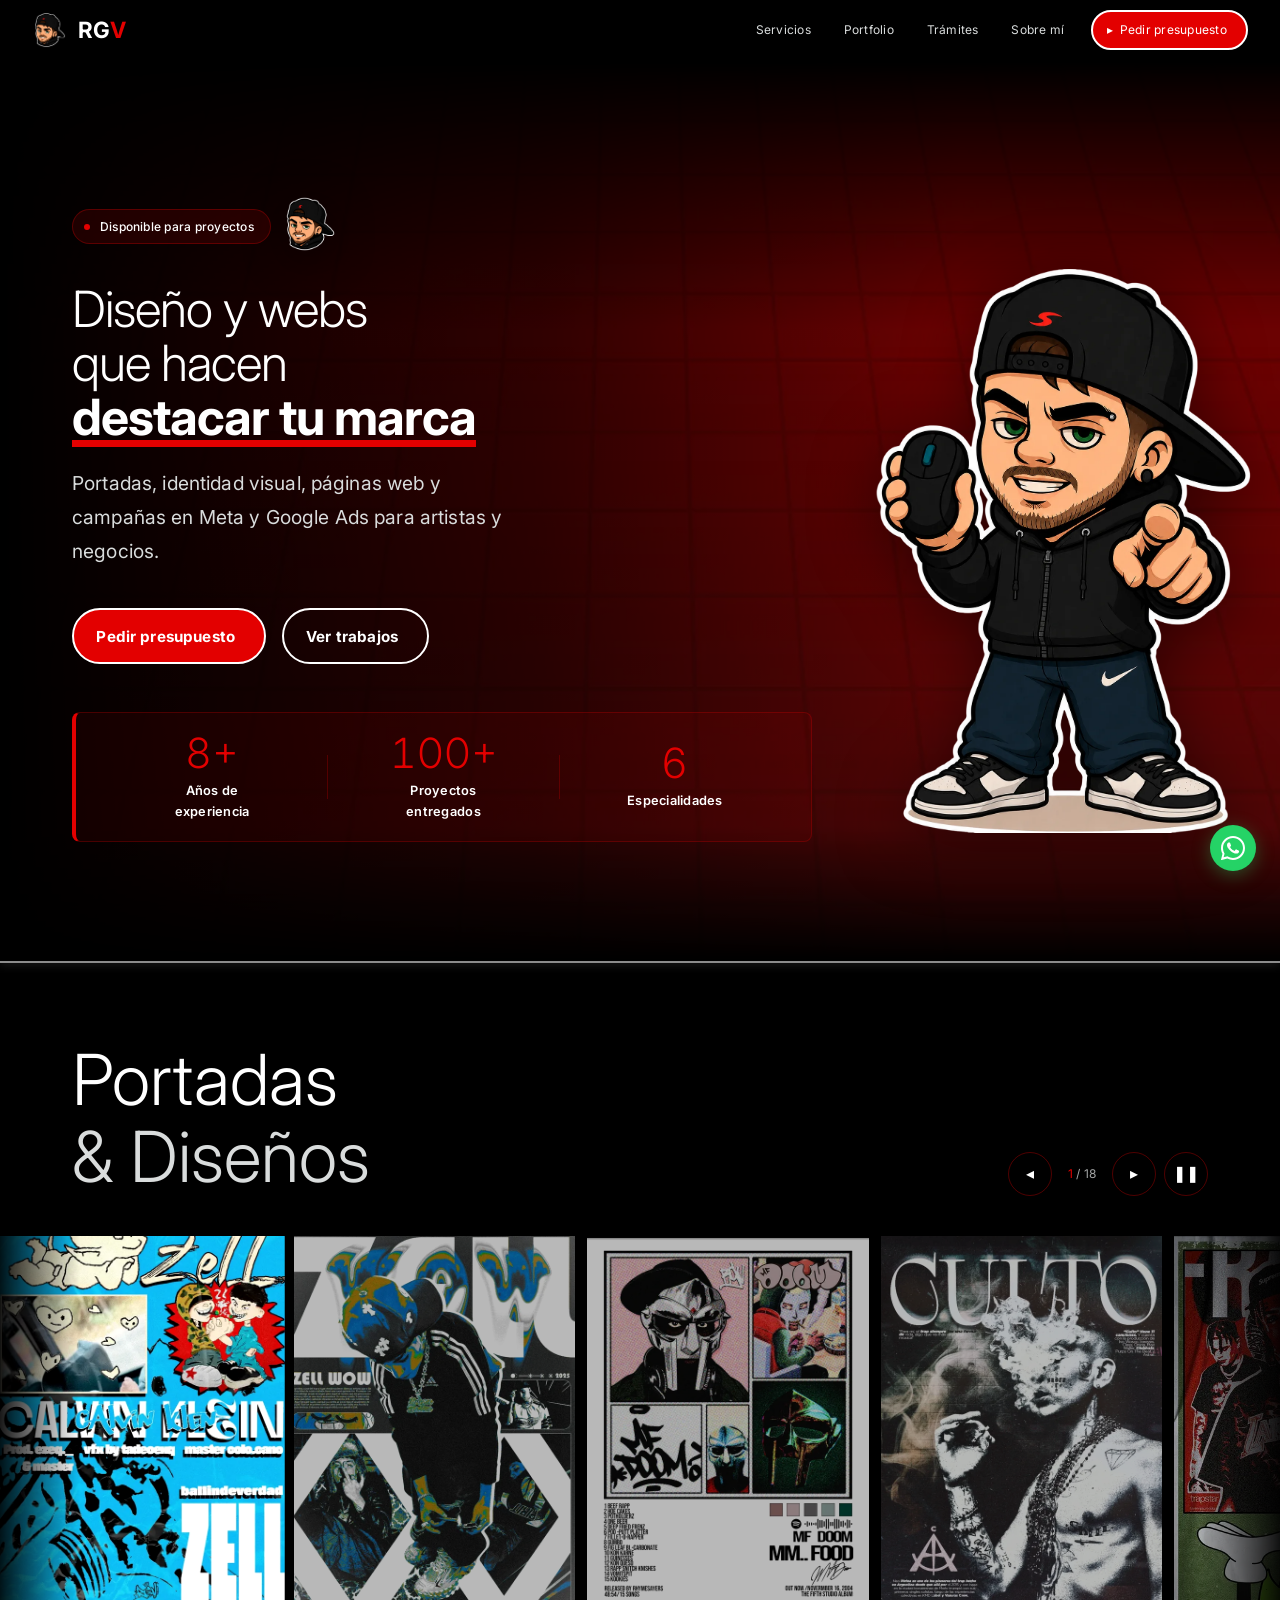
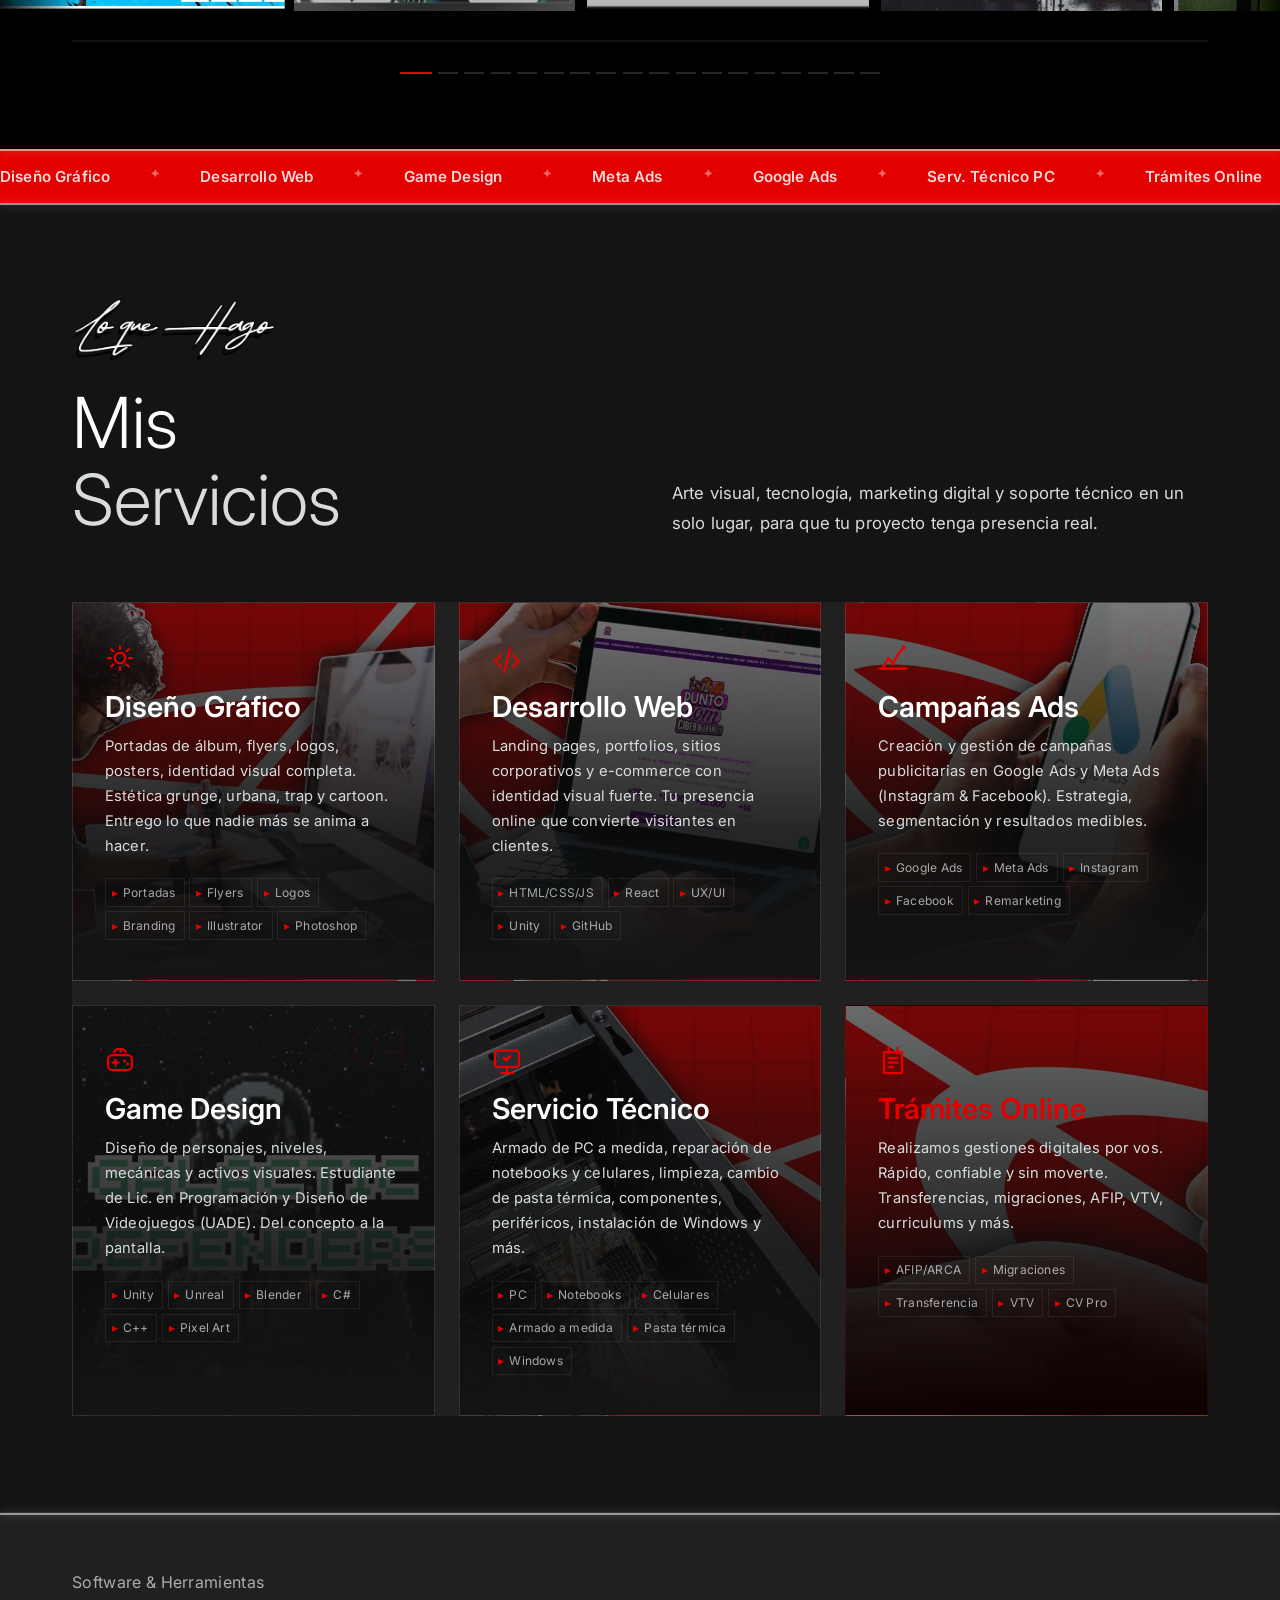
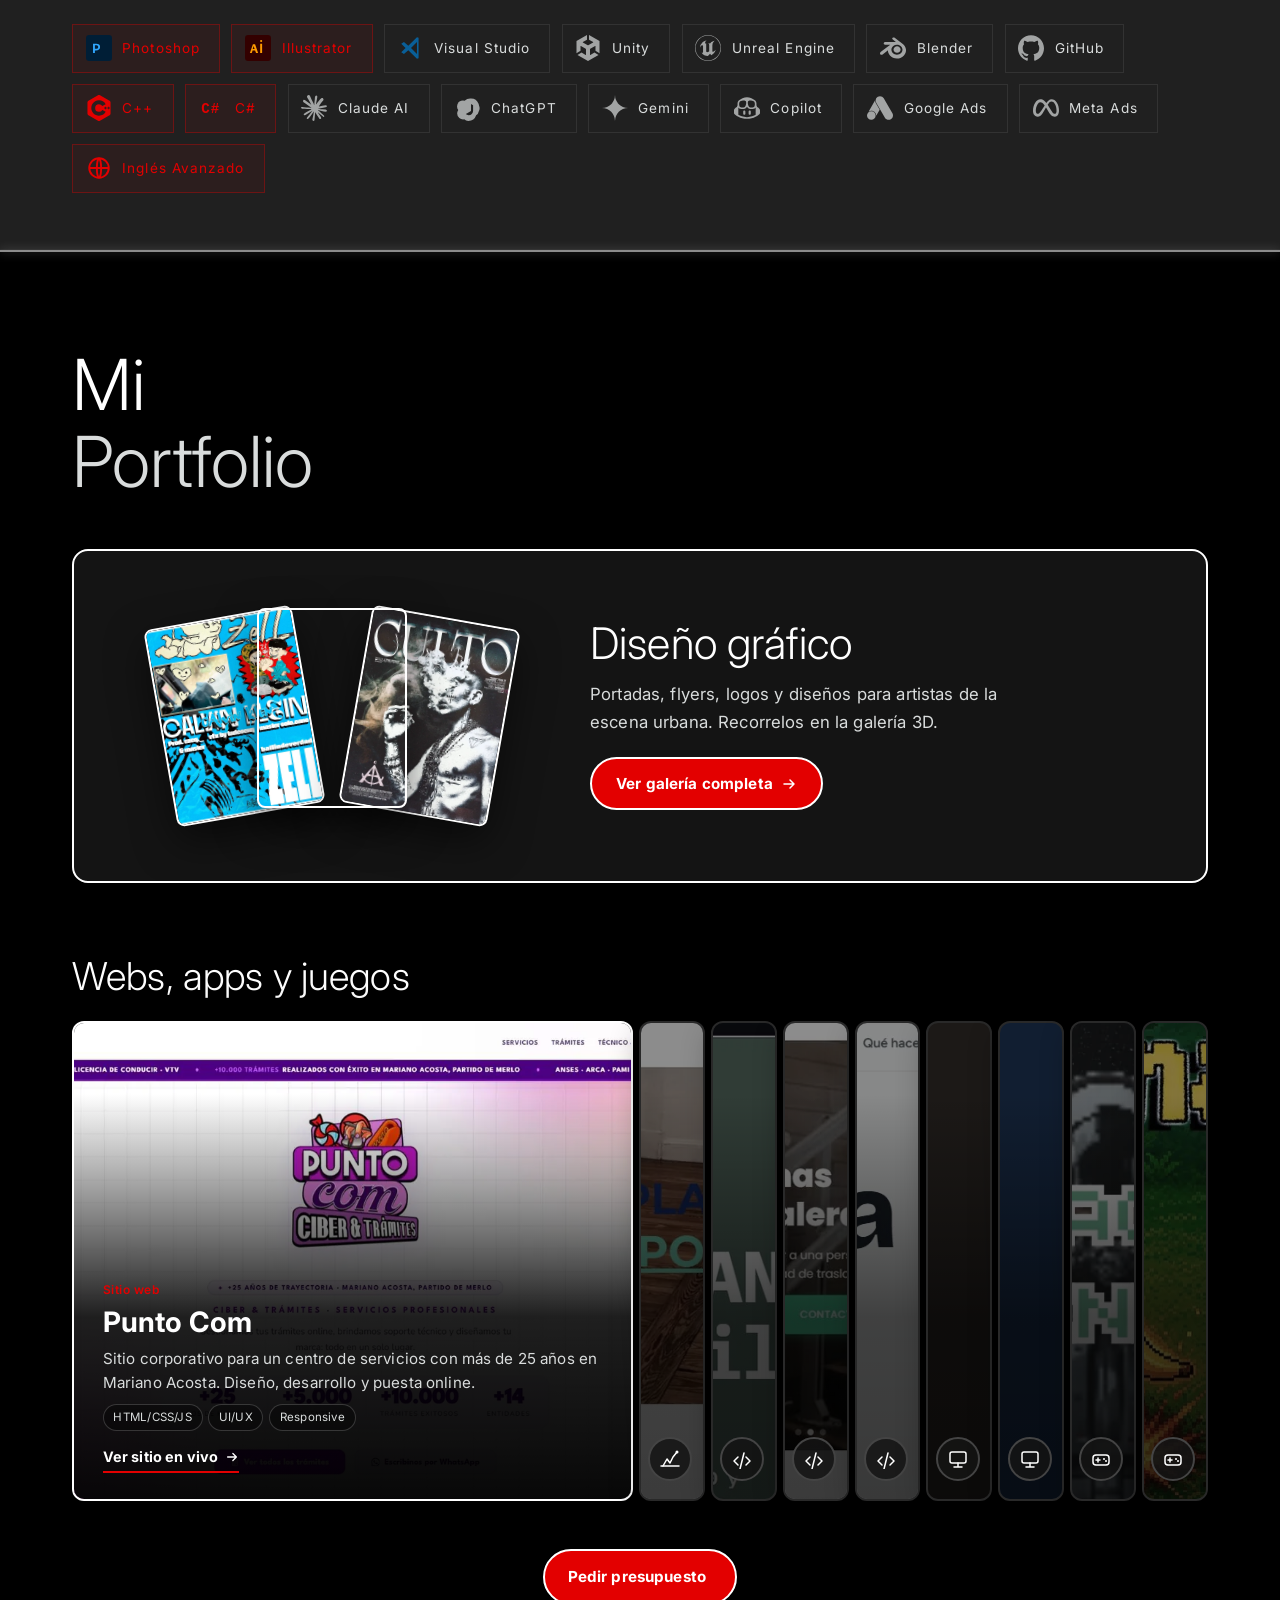
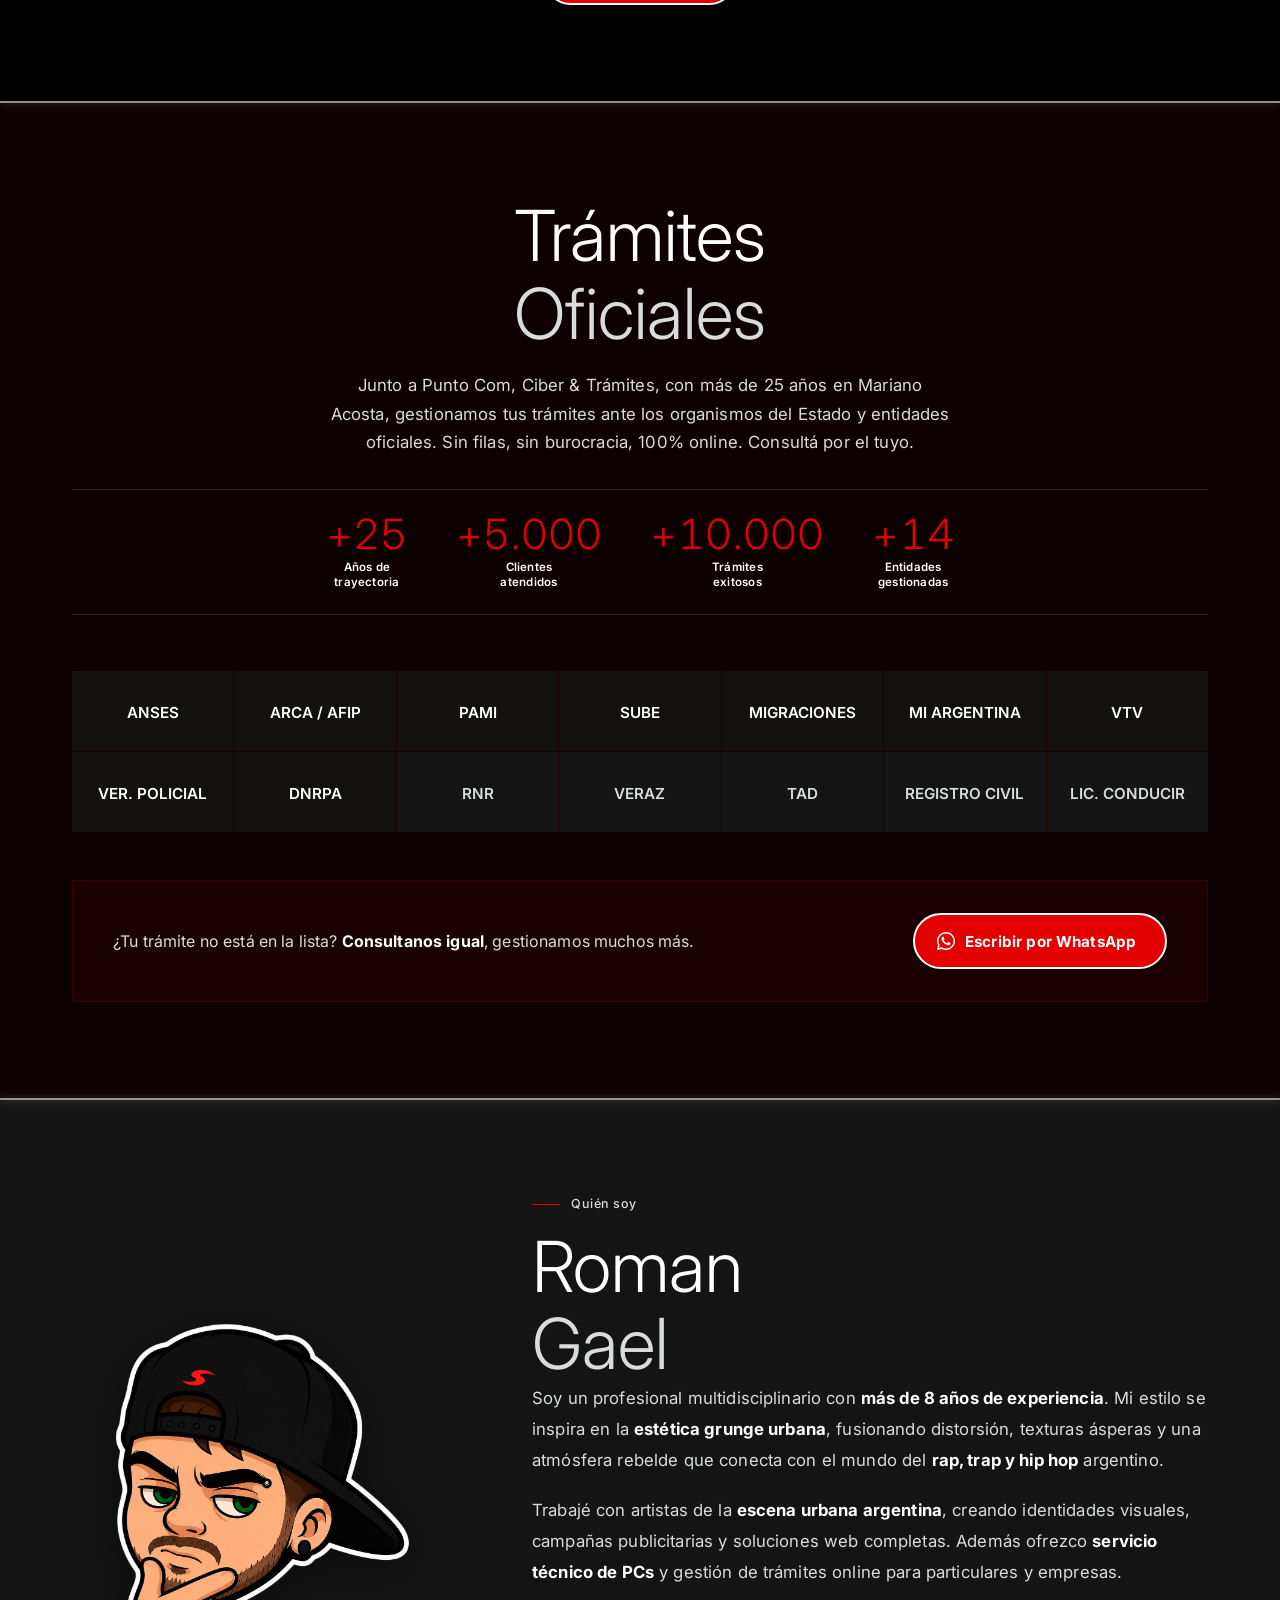
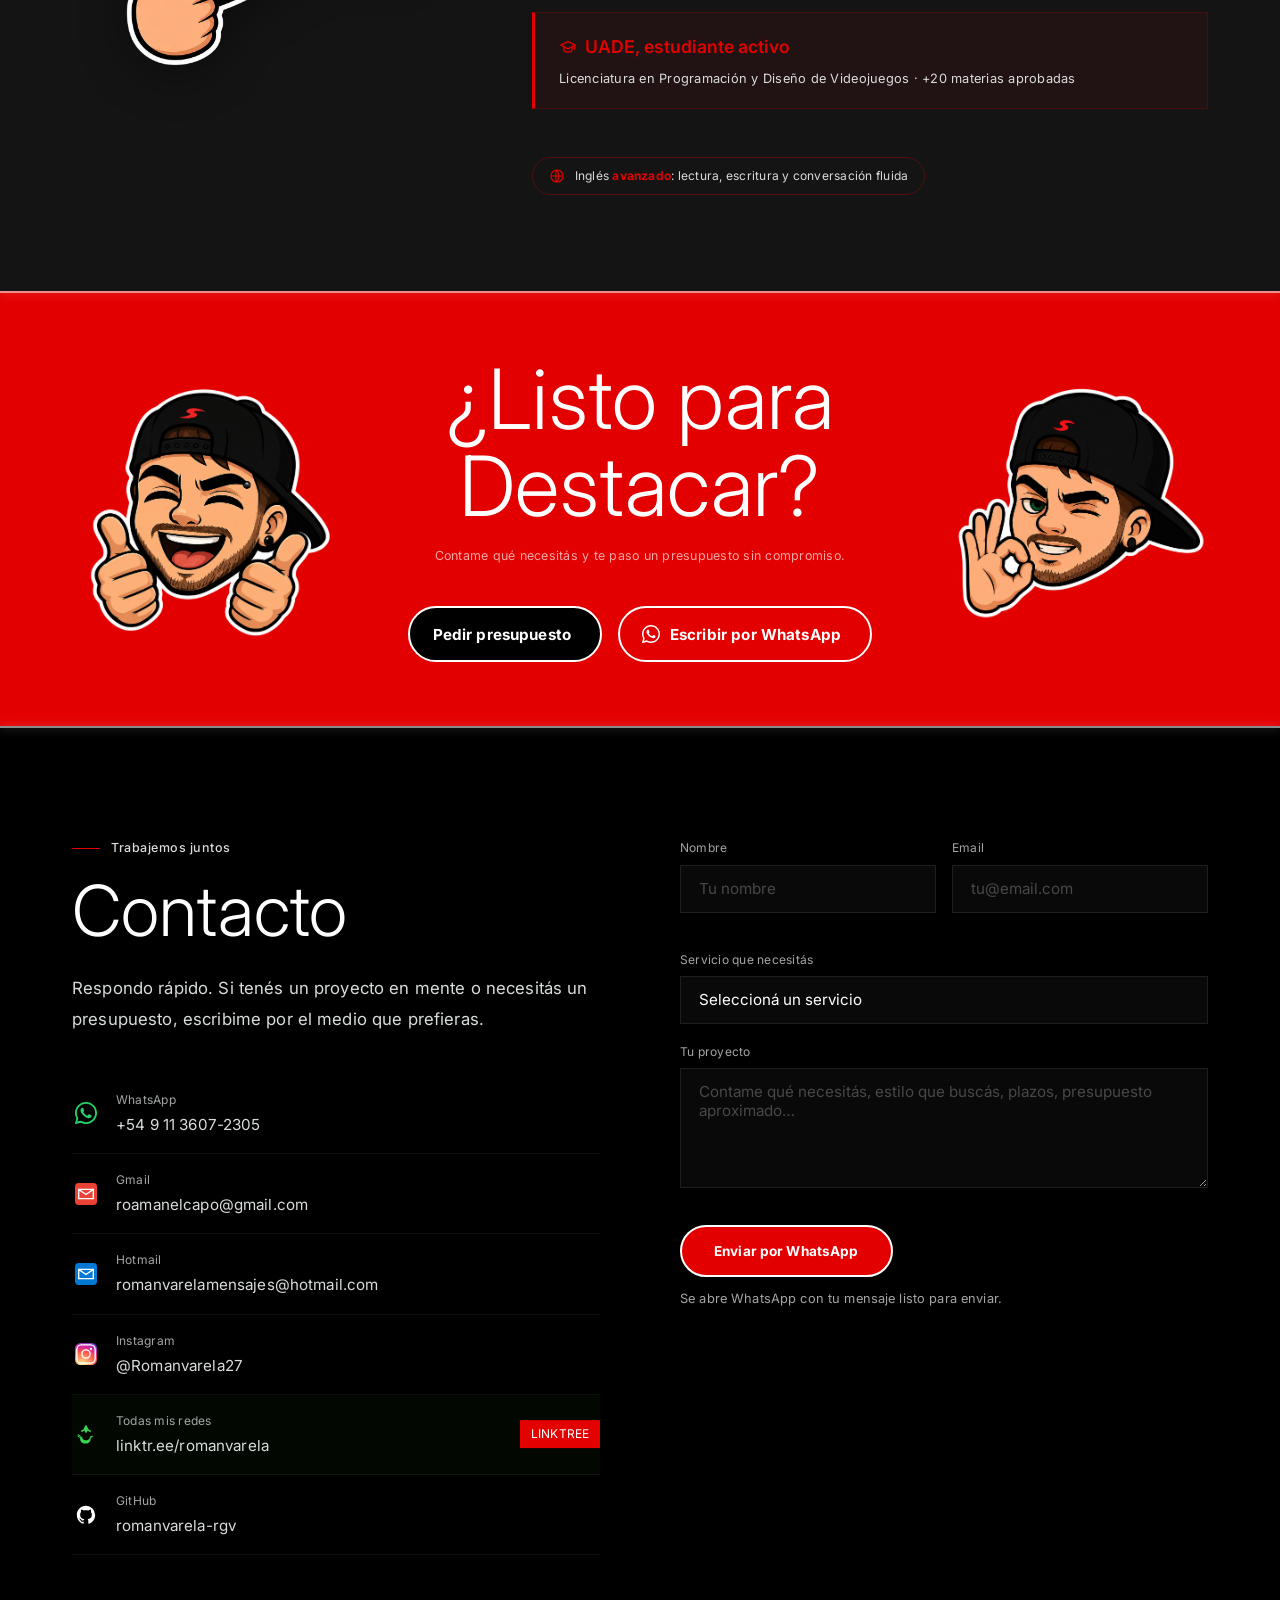
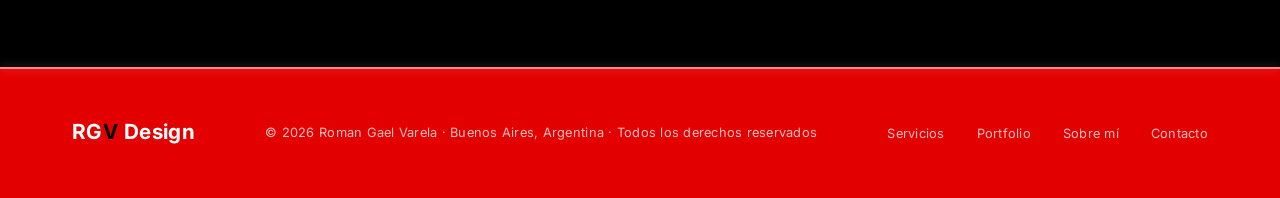
<file: index.html>
<!DOCTYPE html>
<html lang="es">
<head>
  <meta charset="UTF-8"/>
  <meta name="viewport" content="width=device-width, initial-scale=1.0"/>
  <title>Roman Varela (RGV) | Diseño Gráfico, Portadas, Web y Apps</title>
  <meta name="description" content="Diseñador gráfico y de portadas de discos para artistas, desarrollador web y programador de aplicaciones. +8 años de experiencia en Buenos Aires."/>
  <meta name="robots" content="index, follow, max-image-preview:large"/>
  <link rel="canonical" href="https://romangaelvarela.online/"/>
  <meta property="og:type" content="website">
  <meta property="og:locale" content="es_AR">
  <meta property="og:site_name" content="RGV | Roman Varela">
  <meta property="og:title" content="Roman Varela (RGV) | Diseño Gráfico, Portadas, Web y Apps">
  <meta property="og:description" content="Diseñador gráfico y de portadas de discos para artistas, desarrollador web y programador de aplicaciones. +8 años de experiencia en Buenos Aires.">
  <meta property="og:image" content="https://romangaelvarela.online/images/og-image.jpg">
  <meta property="og:image:width" content="1200">
  <meta property="og:image:height" content="630">
  <meta property="og:url" content="https://romangaelvarela.online/">
  <meta name="twitter:card" content="summary_large_image">
  <meta name="twitter:title" content="Roman Varela (RGV) | Diseño, Portadas, Web y Apps">
  <meta name="twitter:description" content="Diseñador gráfico y de portadas de discos para artistas, desarrollador web y programador de aplicaciones.">
  <meta name="twitter:image" content="https://romangaelvarela.online/images/og-image.jpg">
  <meta name="theme-color" content="#000000">
  <link rel="icon" type="image/png" href="favicon.png">
  <link rel="apple-touch-icon" href="favicon.png">
  <link rel="preconnect" href="https://fonts.googleapis.com">
  <link rel="preconnect" href="https://fonts.gstatic.com" crossorigin>
  <link href="https://fonts.googleapis.com/css2?family=Inter:ital,wght@0,300;0,400;0,500;0,600;0,700;0,800;1,400&display=swap" rel="stylesheet">
  <link rel="stylesheet" href="css/style.css?v=20260927c">
  <script type="application/ld+json">
  {
    "@context": "https://schema.org",
    "@graph": [
      {
        "@type": "Person",
        "@id": "https://romangaelvarela.online/#person",
        "name": "Roman Gael Varela",
        "alternateName": "RGV",
        "url": "https://romangaelvarela.online/",
        "image": "https://romangaelvarela.online/images/og-image.jpg",
        "jobTitle": "Diseñador Gráfico y Desarrollador Web",
        "description": "Diseñador gráfico y de portadas de discos para artistas, desarrollador web y programador de aplicaciones. +8 años de experiencia en Buenos Aires.",
        "email": "mailto:roamanelcapo@gmail.com",
        "address": {
          "@type": "PostalAddress",
          "addressLocality": "Buenos Aires",
          "addressCountry": "AR"
        },
        "knowsAbout": [
          "Diseño gráfico",
          "Diseño de portadas de discos",
          "Diseño de páginas web",
          "Desarrollo web",
          "Programación de aplicaciones",
          "Game design",
          "Unity",
          "Meta Ads",
          "Google Ads"
        ],
        "alumniOf": {
          "@type": "CollegeOrUniversity",
          "name": "UADE, Universidad Argentina de la Empresa"
        },
        "sameAs": [
          "https://github.com/romanvarela-rgv",
          "https://instagram.com/Romanvarela27",
          "https://linktr.ee/romanvarela",
          "https://romangaelv.itch.io/galactic-defenders"
        ]
      },
      {
        "@type": "WebSite",
        "@id": "https://romangaelvarela.online/#website",
        "url": "https://romangaelvarela.online/",
        "name": "RGV | Roman Gael Varela",
        "description": "Portfolio de diseño gráfico, portadas de discos, desarrollo web y programación de aplicaciones.",
        "inLanguage": "es-AR",
        "publisher": { "@id": "https://romangaelvarela.online/#person" }
      },
      {
        "@type": "ProfessionalService",
        "@id": "https://romangaelvarela.online/#service",
        "name": "RGV | Roman Gael Varela",
        "url": "https://romangaelvarela.online/",
        "image": "https://romangaelvarela.online/images/og-image.jpg",
        "priceRange": "$$",
        "areaServed": {
          "@type": "City",
          "name": "Buenos Aires"
        },
        "address": {
          "@type": "PostalAddress",
          "addressLocality": "Buenos Aires",
          "addressCountry": "AR"
        },
        "makesOffer": [
          { "@type": "Offer", "itemOffered": { "@type": "Service", "name": "Diseño gráfico y portadas de discos" } },
          { "@type": "Offer", "itemOffered": { "@type": "Service", "name": "Diseño y desarrollo de páginas web" } },
          { "@type": "Offer", "itemOffered": { "@type": "Service", "name": "Programación de aplicaciones" } },
          { "@type": "Offer", "itemOffered": { "@type": "Service", "name": "Game design" } }
        ]
      }
    ]
  }
  </script>
</head>
<body>

<a href="#main" class="skip-link">Saltar al contenido</a>

<!-- ══════════════════════ HEADER ══════════════════════ -->
<header id="site-header" role="banner">
  <div class="hdr-nav">
    <a href="#main" class="hdr-logo" aria-label="RGV, Roman Gael Varela: ir al inicio">
      <img src="images/ROMANAVATARSONRIENDO.webp" alt="" class="hdr-logo-img" width="1058" height="1156">
      <span class="hdr-logo-text">RG<em>V</em></span>
    </a>
    <nav class="hdr-links" aria-label="Navegación principal">
      <a href="#services" class="hdr-link">Servicios</a>
      <a href="#portfolio" class="hdr-link">Portfolio</a>
      <a href="#tramites" class="hdr-link">Trámites</a>
      <a href="#about" class="hdr-link">Sobre mí</a>
      <a href="#contact" class="hdr-cta" data-track="cta_presupuesto_nav">Pedir presupuesto</a>
    </nav>
    <button class="hdr-burger" id="hdrBurger" aria-label="Abrir menú" aria-expanded="false" aria-controls="hdrDrawer">
      <svg class="menu-svg" id="menuSvg" viewBox="0 0 32 32" aria-hidden="true">
        <path class="menu-path-top"
          d="M27 10 13 10C10.8 10 9 8.2 9 6 9 3.5 10.8 2 13 2 15.2 2 17 3.8 17 6L17 26C17 28.2 18.8 30 21 30 23.2 30 25 28.2 25 26 25 23.8 23.2 22 21 22L7 22"/>
        <path d="M7 16 27 16"/>
      </svg>
    </button>
  </div>

  <div class="hdr-drawer" id="hdrDrawer" role="dialog" aria-label="Menú móvil" aria-modal="true">
    <div class="hdr-drawer-inner">
      <nav class="hdr-drawer-links" aria-label="Menú móvil">
        <a href="#services" class="hdr-drawer-link">Servicios</a>
        <a href="#portfolio" class="hdr-drawer-link">Portfolio</a>
        <a href="#tramites" class="hdr-drawer-link">Trámites</a>
        <a href="#about" class="hdr-drawer-link">Sobre mí</a>
        <a href="https://github.com/romanvarela-rgv" target="_blank" rel="noopener" class="hdr-drawer-link">GitHub</a>
        <a href="https://linktr.ee/romanvarela" target="_blank" rel="noopener" class="hdr-drawer-link">Todas mis redes</a>
      </nav>
      <a href="#contact" class="hdr-drawer-cta" id="hdrDrawerCta" data-track="cta_presupuesto_drawer">Pedir presupuesto</a>
    </div>
  </div>
</header>

<!-- ══════════════════════ HERO ══════════════════════ -->
<main id="main" tabindex="-1">
<section id="hero">
  <div class="hero-bg"></div>
  <div class="hero-grid-wrap" aria-hidden="true">
    <div class="hero-grid-floor"></div>
  </div>

  <div class="hero-content">
    <div class="hero-top-row">
      <div class="hero-badge">
        <div class="hero-badge-dot" aria-hidden="true"></div>
        Disponible para proyectos
      </div>
      <div class="hero-avatar-logo" id="winkAvatar" aria-hidden="true">
        <div class="avatar-img-wrap">
          <img src="images/ROMANAVATARSONRIENDO.webp"
               alt=""
               class="avatar-main-img"
               id="avatarImg"
               width="1058"
               height="1156">
          <svg class="wink-overlay" id="winkSvg" viewBox="0 0 100 100" preserveAspectRatio="none"
               xmlns="http://www.w3.org/2000/svg" aria-hidden="true">
            <ellipse class="wink-eye" cx="50" cy="50" rx="42" ry="40" fill="#f0b484"/>
            <path class="wink-line" d="M12 50 Q50 32 88 50" stroke="#2a1a0a" stroke-width="6" fill="none" stroke-linecap="round"/>
          </svg>
        </div>
      </div>
    </div>

    <h1 class="hero-title">Diseño y webs que hacen <span class="hero-title-accent">destacar tu marca</span></h1>

    <p class="hero-desc">
      Portadas, identidad visual, páginas web y campañas en Meta y Google Ads para artistas y negocios.
    </p>

    <div class="hero-btns">
      <a href="#contact" class="btn-primary" data-track="cta_presupuesto_hero">Pedir presupuesto</a>
      <a href="#portfolio" class="btn-ghost">Ver trabajos</a>
    </div>

    <div class="hero-stats">
      <div class="stat">
        <span class="num" data-count="8" data-suffix="+">8+</span>
        <span class="lbl">Años de<br>experiencia</span>
      </div>
      <div class="stat-divider"></div>
      <div class="stat">
        <span class="num" data-count="100" data-suffix="+">100+</span>
        <span class="lbl">Proyectos<br>entregados</span>
      </div>
      <div class="stat-divider"></div>
      <div class="stat">
        <span class="num" data-count="6" data-suffix="">6</span>
        <span class="lbl">Especialidades</span>
      </div>
    </div>
  </div>

  <div class="hero-avatar">
    <img src="images/ROMANAVATAR2SENALANDO.webp" alt="Ilustración de Roman Gael Varela señalando" id="heroAvatarRight" fetchpriority="high" class="hero-avatar-senalando" width="1015" height="1529">
  </div>
</section>

<!-- ══════════════════════ CARRUSEL ══════════════════════ -->
<section id="carrusel">
  <div class="car-header">
    <div>
      <h2 class="sec-title rv d1">Portadas<br><span class="outline">& Diseños</span></h2>
    </div>
    <div class="car-arrows">
      <button class="car-arrow prev" id="carPrev" aria-label="Anterior">◂</button>
      <span class="car-counter"><em id="carCur">1</em> / <span id="carTotal">18</span></span>
      <button class="car-arrow next" id="carNext" aria-label="Siguiente">▸</button>
      <button class="car-arrow" id="carPause" aria-label="Pausar autoplay" aria-pressed="false">❚❚</button>
    </div>
  </div>

  <div class="car-viewport">
    <div class="car-track" id="carTrack">
      <!-- ── NUEVOS DISEÑOS (primeros) ── -->
      <div class="car-card">
        <img src="images/thumbs/cover-zell-calvin-klein.webp" data-full="images/cover-zell-calvin-klein.webp" alt="Portada de disco: Zell, Calvin Klein" width="1080" height="1350" loading="lazy">
        <div class="car-card-ov"><span class="car-card-label">Zell</span><span class="car-card-sub">Calvin Klein · Portada</span></div>
      </div>
      <div class="car-card">
        <img src="images/thumbs/cover-zell-wow.webp" data-full="images/cover-zell-wow.webp" alt="Portada editorial: Zell, Wow" width="1080" height="1350" loading="lazy">
        <div class="car-card-ov"><span class="car-card-label">Zell Wow</span><span class="car-card-sub">Editorial · 2025</span></div>
      </div>
      <div class="car-card landscape">
        <img src="images/thumbs/cover-mf-doom.webp" data-full="images/cover-mf-doom.webp" alt="Poster de álbum: MF DOOM, MM..Food" width="1080" height="1350" loading="lazy">
        <div class="car-card-ov"><span class="car-card-label">MF DOOM</span><span class="car-card-sub">MM..Food · Poster</span></div>
      </div>
      <div class="car-card">
        <img src="images/thumbs/cover-neo-pistea-culto.webp" data-full="images/cover-neo-pistea-culto.webp" alt="Portada de disco: Neo Pistea, Culto" width="1080" height="1350" loading="lazy">
        <div class="car-card-ov"><span class="car-card-label">Neo Pistea</span><span class="car-card-sub">Culto · Portada</span></div>
      </div>
      <div class="car-card">
        <img src="images/thumbs/cover-roman-5.webp" data-full="images/cover-roman-5.webp" alt="Portada de disco: Neo Pistea, Pistea Trap" width="900" height="1600" loading="lazy">
        <div class="car-card-ov"><span class="car-card-label">Neo Pistea</span><span class="car-card-sub">Pistea Trap · Portada</span></div>
      </div>
      <div class="car-card">
        <img src="images/thumbs/cover-roman-8.webp" data-full="images/cover-roman-8.webp" alt="Portada de disco: Duko, Zecca y CRO, Tuki" width="900" height="1600" loading="lazy">
        <div class="car-card-ov"><span class="car-card-label">Duko / Zecca / CRO</span><span class="car-card-sub">Tuki · Portada</span></div>
      </div>
      <div class="car-card">
        <img src="images/thumbs/cover-roman-7.webp" data-full="images/cover-roman-7.webp" alt="Diseño editorial: Lucho SSJ" width="900" height="1600" loading="lazy">
        <div class="car-card-ov"><span class="car-card-label">Lucho SSJ</span><span class="car-card-sub">Editorial · Diseño</span></div>
      </div>
      <div class="car-card">
        <img src="images/thumbs/cover-roman-nnn.webp" data-full="images/cover-roman-nnn.webp" alt="Portada de disco: Franky Style, My Life is Chili" width="900" height="1600" loading="lazy">
        <div class="car-card-ov"><span class="car-card-label">Franky Style</span><span class="car-card-sub">My Life is Chili · Portada</span></div>
      </div>
      <div class="car-card">
        <img src="images/thumbs/cover-roman-radio.webp" data-full="images/cover-roman-radio.webp" alt="Portada de disco: Radio Club Hits, YBY Crew" width="900" height="1600" loading="lazy">
        <div class="car-card-ov"><span class="car-card-label">Radio Club Hits</span><span class="car-card-sub">YBY Crew · Portada</span></div>
      </div>
      <!-- ── DISEÑOS EXISTENTES ── -->
      <div class="car-card">
        <img src="images/thumbs/cover-little-boogie.webp" data-full="images/cover-little-boogie.webp" alt="Portada de disco: Little Boogie, El Doctor" width="900" height="1600" loading="lazy">
        <div class="car-card-ov"><span class="car-card-label">Little Boogie</span><span class="car-card-sub">El Doctor · Portada</span></div>
      </div>
      <div class="car-card landscape">
        <img src="images/thumbs/cover-keooo.webp" data-full="images/cover-keooo.webp" alt="Portada de disco: Kidd Keo, BandoBoyz" width="1080" height="1350" loading="lazy">
        <div class="car-card-ov"><span class="car-card-label">Kidd Keo</span><span class="car-card-sub">BandoBoyz · Portada</span></div>
      </div>
      <div class="car-card">
        <img src="images/thumbs/cover-bariloko.webp" data-full="images/cover-bariloko.webp" alt="Flyer de evento: Bariloko, Vengan a Vernos" width="900" height="1600" loading="lazy">
        <div class="car-card-ov"><span class="car-card-label">Bariloko</span><span class="car-card-sub">Vengan a Vernos · Flyer</span></div>
      </div>
      <div class="car-card">
        <img src="images/thumbs/cover-cerounno.webp" data-full="images/cover-cerounno.webp" alt="Portada de disco (collage): Cero Unno" width="900" height="1600" loading="lazy">
        <div class="car-card-ov"><span class="car-card-label">Cero Unno</span><span class="car-card-sub">Portada · Collage</span></div>
      </div>
      <div class="car-card landscape">
        <img src="images/thumbs/cover-cluster.webp" data-full="images/cover-cluster.webp" alt="Portada de disco: Cluster, Con Tilde" width="1080" height="1350" loading="lazy">
        <div class="car-card-ov"><span class="car-card-label">Cluster</span><span class="car-card-sub">Con Tilde · Portada</span></div>
      </div>
      <div class="car-card">
        <img src="images/thumbs/cover-asd2.webp" data-full="images/cover-asd2.webp" alt="Portada de disco: Trappín, Diesel Collab" width="900" height="1600" loading="lazy">
        <div class="car-card-ov"><span class="car-card-label">Trappín</span><span class="car-card-sub">Diesel Collab · Portada</span></div>
      </div>
      <div class="car-card">
        <img src="images/thumbs/cover-asd.webp" data-full="images/cover-asd.webp" alt="Portada de disco: Trappín, Stussy x Ruleta" width="900" height="1600" loading="lazy">
        <div class="car-card-ov"><span class="car-card-label">Trappín</span><span class="car-card-sub">Stussy x Ruleta · Portada</span></div>
      </div>
      <div class="car-card landscape">
        <img src="images/thumbs/cover-milgmg.webp" data-full="images/cover-milgmg.webp" alt="Portada de disco: 1000 MG, KHEA / Youngflex" width="1080" height="1350" loading="lazy">
        <div class="car-card-ov"><span class="car-card-label">1000 MG</span><span class="car-card-sub">KHEA / Youngflex · Portada</span></div>
      </div>
      <div class="car-card landscape">
        <img src="images/thumbs/cover-cv.webp" data-full="images/cover-cv.webp" alt="Diseño de CV digital: Escalated" width="1280" height="1600" loading="lazy">
        <div class="car-card-ov"><span class="car-card-label">CV Digital</span><span class="car-card-sub">Escalated · Inglés</span></div>
      </div>
    </div>
  </div>

  <div class="car-progress"><div class="car-progress-fill" id="carFill"></div></div>
  <div class="car-dots" id="carDots" aria-label="Elegir portada"></div>
</section>

<!-- STRIP -->
<div class="strip">
  <div class="strip-inner">
    <span>Diseño Gráfico</span><span class="dot">✦</span>
    <span>Desarrollo Web</span><span class="dot">✦</span>
    <span>Game Design</span><span class="dot">✦</span>
    <span>Meta Ads</span><span class="dot">✦</span>
    <span>Google Ads</span><span class="dot">✦</span>
    <span>Serv. Técnico PC</span><span class="dot">✦</span>
    <span>Trámites Online</span><span class="dot">✦</span>
    <span>UADE: Lic. en Programación y Diseño de Videojuegos</span><span class="dot">✦</span>
    <span>Diseño Gráfico</span><span class="dot">✦</span>
    <span>Desarrollo Web</span><span class="dot">✦</span>
    <span>Game Design</span><span class="dot">✦</span>
    <span>Meta Ads</span><span class="dot">✦</span>
    <span>Google Ads</span><span class="dot">✦</span>
    <span>Serv. Técnico PC</span><span class="dot">✦</span>
    <span>Trámites Online</span><span class="dot">✦</span>
    <span>UADE: Lic. en Programación y Diseño de Videojuegos</span><span class="dot">✦</span>
  </div>
</div>

<!-- ══════════════════════ SERVICES ══════════════════════ -->
<section id="services" class="sec">
  <div class="svc-header">
    <div>
      <p class="sec-label sec-label-signature rv"><img src="images/lo-que-hago.webp" alt="Lo que hago" class="sec-label-img" width="926" height="283"></p>
      <h2 class="sec-title rv d1">Mis<br><span class="outline">Servicios</span></h2>
    </div>
    <p class="svc-intro rv d2">Arte visual, tecnología, marketing digital y soporte técnico en un solo lugar, para que tu proyecto tenga presencia real.</p>
  </div>
  <div class="svc-grid">
    <div class="svc-card svc-photo rv" style="--svc-img:url('/images/svc-bg-diseno_grafico.webp')"><span class="svc-num">01</span><span class="svc-icon"><svg aria-hidden="true" viewBox="0 0 20 20" fill="none" xmlns="http://www.w3.org/2000/svg"><circle cx="10" cy="10" r="3.5" stroke="currentColor" stroke-width="1.5"/><path d="M10 2v2M10 16v2M2 10h2M16 10h2M4.22 4.22l1.42 1.42M14.36 14.36l1.42 1.42M4.22 15.78l1.42-1.42M14.36 5.64l1.42-1.42" stroke="currentColor" stroke-width="1.5" stroke-linecap="round"/></svg></span><h3 class="svc-name">Diseño Gráfico</h3><p class="svc-desc">Portadas de álbum, flyers, logos, posters, identidad visual completa. Estética grunge, urbana, trap y cartoon. Entrego lo que nadie más se anima a hacer.</p><div class="svc-tags"><span class="svc-tag">Portadas</span><span class="svc-tag">Flyers</span><span class="svc-tag">Logos</span><span class="svc-tag">Branding</span><span class="svc-tag">Illustrator</span><span class="svc-tag">Photoshop</span></div></div>
    <div class="svc-card svc-photo rv d1" style="--svc-img:url('/images/svc-bg-desarrollo_web.webp')"><span class="svc-num">02</span><span class="svc-icon"><svg aria-hidden="true" viewBox="0 0 20 20" fill="none" xmlns="http://www.w3.org/2000/svg"><polyline points="6,8 2,12 6,16" stroke="currentColor" stroke-width="1.5" stroke-linecap="round" stroke-linejoin="round"/><polyline points="14,8 18,12 14,16" stroke="currentColor" stroke-width="1.5" stroke-linecap="round" stroke-linejoin="round"/><line x1="12" y1="4" x2="8" y2="20" stroke="currentColor" stroke-width="1.5" stroke-linecap="round"/></svg></span><h3 class="svc-name">Desarrollo Web</h3><p class="svc-desc">Landing pages, portfolios, sitios corporativos y e-commerce con identidad visual fuerte. Tu presencia online que convierte visitantes en clientes.</p><div class="svc-tags"><span class="svc-tag">HTML/CSS/JS</span><span class="svc-tag">React</span><span class="svc-tag">UX/UI</span><span class="svc-tag">Unity</span><span class="svc-tag">GitHub</span></div></div>
    <div class="svc-card svc-photo rv d2" style="--svc-img:url('/images/svc-bg-campanas_ads.webp')"><span class="svc-num">03</span><span class="svc-icon"><svg aria-hidden="true" viewBox="0 0 20 20" fill="none" xmlns="http://www.w3.org/2000/svg"><path d="M3 17 L7 10 L10 14 L13 8 L17 3" stroke="currentColor" stroke-width="1.5" stroke-linecap="round" stroke-linejoin="round"/><circle cx="17" cy="3" r="1.5" fill="currentColor"/><path d="M1 17h18" stroke="currentColor" stroke-width="1.5" stroke-linecap="round"/></svg></span><h3 class="svc-name">Campañas Ads</h3><p class="svc-desc">Creación y gestión de campañas publicitarias en Google Ads y Meta Ads (Instagram & Facebook). Estrategia, segmentación y resultados medibles.</p><div class="svc-tags"><span class="svc-tag">Google Ads</span><span class="svc-tag">Meta Ads</span><span class="svc-tag">Instagram</span><span class="svc-tag">Facebook</span><span class="svc-tag">Remarketing</span></div></div>
    <div class="svc-card svc-photo rv d1" style="--svc-img:url('/images/svc-bg-game_design.webp')"><span class="svc-num">04</span><span class="svc-icon"><svg aria-hidden="true" viewBox="0 0 20 20" fill="none" xmlns="http://www.w3.org/2000/svg"><rect x="2" y="6" width="16" height="10" rx="3" stroke="currentColor" stroke-width="1.5"/><line x1="7" y1="9" x2="7" y2="13" stroke="currentColor" stroke-width="1.5" stroke-linecap="round"/><line x1="5" y1="11" x2="9" y2="11" stroke="currentColor" stroke-width="1.5" stroke-linecap="round"/><circle cx="13" cy="10" r="1" fill="currentColor"/><circle cx="15" cy="12" r="1" fill="currentColor"/><path d="M6 4l2-2h4l2 2" stroke="currentColor" stroke-width="1.5" stroke-linecap="round" stroke-linejoin="round"/></svg></span><h3 class="svc-name">Game Design</h3><p class="svc-desc">Diseño de personajes, niveles, mecánicas y activos visuales. Estudiante de Lic. en Programación y Diseño de Videojuegos (UADE). Del concepto a la pantalla.</p><div class="svc-tags"><span class="svc-tag">Unity</span><span class="svc-tag">Unreal</span><span class="svc-tag">Blender</span><span class="svc-tag">C#</span><span class="svc-tag">C++</span><span class="svc-tag">Pixel Art</span></div></div>
    <div class="svc-card svc-photo rv d2" style="--svc-img:url('/images/svc-bg-servicio_tecnico.webp')"><span class="svc-num">05</span><span class="svc-icon"><svg aria-hidden="true" viewBox="0 0 20 20" fill="none" xmlns="http://www.w3.org/2000/svg"><rect x="2" y="3" width="16" height="11" rx="2" stroke="currentColor" stroke-width="1.5"/><path d="M6 18h8M10 14v4" stroke="currentColor" stroke-width="1.5" stroke-linecap="round"/><path d="M8 8l1.5 1.5L12 7" stroke="currentColor" stroke-width="1.8" stroke-linecap="round" stroke-linejoin="round"/></svg></span><h3 class="svc-name">Servicio Técnico</h3><p class="svc-desc">Armado de PC a medida, reparación de notebooks y celulares, limpieza, cambio de pasta térmica, componentes, periféricos, instalación de Windows y más.</p><div class="svc-tags"><span class="svc-tag">PC</span><span class="svc-tag">Notebooks</span><span class="svc-tag">Celulares</span><span class="svc-tag">Armado a medida</span><span class="svc-tag">Pasta térmica</span><span class="svc-tag">Windows</span></div></div>
    <div class="svc-card svc-photo special rv d3" style="--svc-img:url('/images/svc-bg-tramites_gestiones.webp')"><span class="svc-num">06</span><span class="svc-icon"><svg aria-hidden="true" viewBox="0 0 20 20" fill="none" xmlns="http://www.w3.org/2000/svg"><path d="M4 4h12v14H4z" stroke="currentColor" stroke-width="1.5" stroke-linejoin="round"/><line x1="7" y1="8" x2="13" y2="8" stroke="currentColor" stroke-width="1.5" stroke-linecap="round"/><line x1="7" y1="11" x2="13" y2="11" stroke="currentColor" stroke-width="1.5" stroke-linecap="round"/><line x1="7" y1="14" x2="10" y2="14" stroke="currentColor" stroke-width="1.5" stroke-linecap="round"/><path d="M13 1v4" stroke="currentColor" stroke-width="1.5" stroke-linecap="round"/><path d="M7 1v4" stroke="currentColor" stroke-width="1.5" stroke-linecap="round"/></svg></span><h3 class="svc-name">Trámites Online</h3><p class="svc-desc">Realizamos gestiones digitales por vos. Rápido, confiable y sin moverte. Transferencias, migraciones, AFIP, VTV, curriculums y más.</p><div class="svc-tags"><span class="svc-tag">AFIP/ARCA</span><span class="svc-tag">Migraciones</span><span class="svc-tag">Transferencia</span><span class="svc-tag">VTV</span><span class="svc-tag">CV Pro</span></div></div>
  </div>
</section>

<!-- SKILLS BAND -->
<div class="skills-band">
  <p class="skills-band-title">Software & Herramientas</p>
  <div class="skill-pills">
    <span class="sk-pill highlight"><svg aria-hidden="true" viewBox="0 0 24 24" fill="none"><rect width="24" height="24" rx="3" fill="#001E36"/><path d="M6.5 16.5V8h2.8c2.5 0 3.7 1.1 3.7 3 0 2.1-1.5 3.2-3.9 3.2H8.2v2.3H6.5zm1.7-3.7h.9c1.4 0 2.2-.6 2.2-1.8 0-1.1-.7-1.6-2.1-1.6h-1v3.4z" fill="#31A8FF"/></svg><span>Photoshop</span></span>
    <span class="sk-pill highlight"><svg aria-hidden="true" viewBox="0 0 24 24" fill="none"><rect width="24" height="24" rx="3" fill="#330000"/><path d="M9.3 14.3H7L6.3 16.5H4.5l2.8-8h2l2.8 8h-1.9l-.9-2.2zm-.4-1.3L8 10.2l-.9 2.8h1.8zM14 8h1.8v8.5H14V8zm.9-1.5a1 1 0 110-2 1 1 0 010 2z" fill="#FF9A00"/></svg><span>Illustrator</span></span>
    <span class="sk-pill"><svg aria-hidden="true" viewBox="0 0 24 24"><path d="M17.5 2L9.5 10l-4-3.5L3 8l4 4-4 4 2.5 1.5 4-3.5 8 8 1.5-.5V2.5L17.5 2zm0 4.5v11l-5.5-5.5 5.5-5.5z" fill="#007ACC"/></svg><span>Visual Studio</span></span>
    <span class="sk-pill"><svg viewBox="0 0 24 24" fill="currentColor" aria-hidden="true"><path d="m12.9288 4.2939 3.7997 2.1929c.1366.077.1415.2905 0 .3675l-4.515 2.6076a.4192.4192 0 0 1-.4246 0L7.274 6.8543c-.139-.0745-.1415-.293 0-.3675l3.7972-2.193V0L1.3758 5.5977V16.793l3.7177-2.1456v-4.3858c-.0025-.1565.1813-.2682.318-.1838l4.5148 2.6076a.4252.4252 0 0 1 .2136.3676v5.2127c.0025.1565-.1813.2682-.3179.1838l-3.7996-2.1929-3.7178 2.1457L12 24l9.6954-5.5977-3.7178-2.1457-3.7996 2.1929c-.1341.082-.3229-.0248-.3179-.1838V13.053c0-.1565.087-.2956.2136-.3676l4.5149-2.6076c.134-.082.3228.0224.3179.1838v4.3858l3.7177 2.1456V5.5977L12.9288 0Z"/></svg><span>Unity</span></span>
    <span class="sk-pill"><svg viewBox="0 0 24 24" fill="currentColor" aria-hidden="true"><path d="M12 0a12 12 0 1012 12A12 12 0 0012 0zm0 23.52A11.52 11.52 0 1123.52 12 11.52 11.52 0 0112 23.52zm7.13-9.791c-.206.997-1.126 3.557-4.06 4.942l-1.179-1.325-1.988 2a7.338 7.338 0 01-5.804-2.978 2.859 2.859 0 00.65.123c.326.006.678-.114.678-.66v-5.394a.89.89 0 00-1.116-.89c-.92.212-1.656 2.509-1.656 2.509a7.304 7.304 0 012.528-5.597 7.408 7.408 0 013.73-1.721c-1.006.573-1.57 1.507-1.57 2.29 0 1.262.76 1.109.984.923v7.28a1.157 1.157 0 00.148.256 1.075 1.075 0 00.88.445c.76 0 1.747-.868 1.747-.868V9.172c0-.6-.452-1.324-.905-1.572 0 0 .838-.149 1.484.346a5.537 5.537 0 01.387-.425c1.508-1.48 2.929-1.902 4.112-2.112 0 0-2.151 1.69-2.151 3.96 0 1.687.043 5.801.043 5.801.799.771 1.986-.342 3.059-1.441Z"/></svg><span>Unreal Engine</span></span>
    <span class="sk-pill"><svg viewBox="0 0 24 24" fill="currentColor" aria-hidden="true"><path d="M12.51 13.214c.046-.8.438-1.506 1.03-2.006a3.424 3.424 0 0 1 2.212-.79c.85 0 1.631.3 2.211.79.592.5.983 1.206 1.028 2.005.045.823-.285 1.586-.865 2.153a3.389 3.389 0 0 1-2.374.938 3.393 3.393 0 0 1-2.376-.938c-.58-.567-.91-1.33-.865-2.152M7.35 14.831c.006.314.106.922.256 1.398a7.372 7.372 0 0 0 1.593 2.757 8.227 8.227 0 0 0 2.787 2.001 8.947 8.947 0 0 0 3.66.76 8.964 8.964 0 0 0 3.657-.772 8.285 8.285 0 0 0 2.785-2.01 7.428 7.428 0 0 0 1.592-2.762 6.964 6.964 0 0 0 .25-3.074 7.123 7.123 0 0 0-1.016-2.779 7.764 7.764 0 0 0-1.852-2.043h.002L13.566 2.55l-.02-.015c-.492-.378-1.319-.376-1.86.002-.547.382-.609 1.015-.123 1.415l-.001.001 3.126 2.543-9.53.01h-.013c-.788.001-1.545.518-1.695 1.172-.154.665.38 1.217 1.2 1.22V8.9l4.83-.01-8.62 6.617-.034.025c-.813.622-1.075 1.658-.563 2.313.52.667 1.625.668 2.447.004L7.414 14s-.069.52-.063.831zm12.09 1.741c-.97.988-2.326 1.548-3.795 1.55-1.47.004-2.827-.552-3.797-1.538a4.51 4.51 0 0 1-1.036-1.622 4.282 4.282 0 0 1 .282-3.519 4.702 4.702 0 0 1 1.153-1.371c.942-.768 2.141-1.183 3.396-1.185 1.256-.002 2.455.41 3.398 1.175.48.391.87.854 1.152 1.367a4.28 4.28 0 0 1 .522 1.706 4.236 4.236 0 0 1-.239 1.811 4.54 4.54 0 0 1-1.035 1.626"/></svg><span>Blender</span></span>
    <span class="sk-pill"><svg viewBox="0 0 24 24" fill="currentColor" aria-hidden="true"><path d="M12 .297c-6.63 0-12 5.373-12 12 0 5.303 3.438 9.8 8.205 11.385.6.113.82-.258.82-.577 0-.285-.01-1.04-.015-2.04-3.338.724-4.042-1.61-4.042-1.61C4.422 18.07 3.633 17.7 3.633 17.7c-1.087-.744.084-.729.084-.729 1.205.084 1.838 1.236 1.838 1.236 1.07 1.835 2.809 1.305 3.495.998.108-.776.417-1.305.76-1.605-2.665-.3-5.466-1.332-5.466-5.93 0-1.31.465-2.38 1.235-3.22-.135-.303-.54-1.523.105-3.176 0 0 1.005-.322 3.3 1.23.96-.267 1.98-.399 3-.405 1.02.006 2.04.138 3 .405 2.28-1.552 3.285-1.23 3.285-1.23.645 1.653.24 2.873.12 3.176.765.84 1.23 1.91 1.23 3.22 0 4.61-2.805 5.625-5.475 5.92.42.36.81 1.096.81 2.22 0 1.606-.015 2.896-.015 3.286 0 .315.21.69.825.57C20.565 22.092 24 17.592 24 12.297c0-6.627-5.373-12-12-12"/></svg><span>GitHub</span></span>
    <span class="sk-pill highlight"><svg viewBox="0 0 24 24" fill="currentColor" aria-hidden="true"><path d="M22.394 6c-.167-.29-.398-.543-.652-.69L12.926.22c-.509-.294-1.34-.294-1.848 0L2.26 5.31c-.508.293-.923 1.013-.923 1.6v10.18c0 .294.104.62.271.91.167.29.398.543.652.69l8.816 5.09c.508.293 1.34.293 1.848 0l8.816-5.09c.254-.147.485-.4.652-.69.167-.29.27-.616.27-.91V6.91c.003-.294-.1-.62-.268-.91zM12 19.11c-3.92 0-7.109-3.19-7.109-7.11 0-3.92 3.19-7.11 7.11-7.11a7.133 7.133 0 016.156 3.553l-3.076 1.78a3.567 3.567 0 00-3.08-1.78A3.56 3.56 0 008.444 12 3.56 3.56 0 0012 15.555a3.57 3.57 0 003.08-1.778l3.078 1.78A7.135 7.135 0 0112 19.11zm7.11-6.715h-.79v.79h-.79v-.79h-.79v-.79h.79v-.79h.79v.79h.79zm2.962 0h-.79v.79h-.79v-.79h-.79v-.79h.79v-.79h.79v.79h.79z"/></svg><span>C++</span></span>
    <span class="sk-pill highlight"><svg aria-hidden="true" viewBox="0 0 24 24" fill="currentColor"><text x="2" y="17" font-size="13" font-weight="bold" font-family="monospace">C#</text></svg><span>C#</span></span>
    <span class="sk-pill"><svg viewBox="0 0 24 24" fill="currentColor" aria-hidden="true"><path d="m4.7144 15.9555 4.7174-2.6471.079-.2307-.079-.1275h-.2307l-.7893-.0486-2.6956-.0729-2.3375-.0971-2.2646-.1214-.5707-.1215-.5343-.7042.0546-.3522.4797-.3218.686.0608 1.5179.1032 2.2767.1578 1.6514.0972 2.4468.255h.3886l.0546-.1579-.1336-.0971-.1032-.0972L6.973 9.8356l-2.55-1.6879-1.3356-.9714-.7225-.4918-.3643-.4614-.1578-1.0078.6557-.7225.8803.0607.2246.0607.8925.686 1.9064 1.4754 2.4893 1.8336.3643.3035.1457-.1032.0182-.0728-.164-.2733-1.3539-2.4467-1.445-2.4893-.6435-1.032-.17-.6194c-.0607-.255-.1032-.4674-.1032-.7285L6.287.1335 6.6997 0l.9957.1336.419.3642.6192 1.4147 1.0018 2.2282 1.5543 3.0296.4553.8985.2429.8318.091.255h.1579v-.1457l.1275-1.706.2368-2.0947.2307-2.6957.0789-.7589.3764-.9107.7468-.4918.5828.2793.4797.686-.0668.4433-.2853 1.8517-.5586 2.9021-.3643 1.9429h.2125l.2429-.2429.9835-1.3053 1.6514-2.0643.7286-.8196.85-.9046.5464-.4311h1.0321l.759 1.1293-.34 1.1657-1.0625 1.3478-.8804 1.1414-1.2628 1.7-.7893 1.36.0729.1093.1882-.0183 2.8535-.607 1.5421-.2794 1.8396-.3157.8318.3886.091.3946-.3278.8075-1.967.4857-2.3072.4614-3.4364.8136-.0425.0304.0486.0607 1.5482.1457.6618.0364h1.621l3.0175.2247.7892.522.4736.6376-.079.4857-1.2142.6193-1.6393-.3886-3.825-.9107-1.3113-.3279h-.1822v.1093l1.0929 1.0686 2.0035 1.8092 2.5075 2.3314.1275.5768-.3218.4554-.34-.0486-2.2039-1.6575-.85-.7468-1.9246-1.621h-.1275v.17l.4432.6496 2.3436 3.5214.1214 1.0807-.17.3521-.6071.2125-.6679-.1214-1.3721-1.9246L14.38 17.959l-1.1414-1.9428-.1397.079-.674 7.2552-.3156.3703-.7286.2793-.6071-.4614-.3218-.7468.3218-1.4753.3886-1.9246.3157-1.53.2853-1.9004.17-.6314-.0121-.0425-.1397.0182-1.4328 1.9672-2.1796 2.9446-1.7243 1.8456-.4128.164-.7164-.3704.0667-.6618.4008-.5889 2.386-3.0357 1.4389-1.882.929-1.0868-.0062-.1579h-.0546l-6.3385 4.1164-1.1293.1457-.4857-.4554.0608-.7467.2307-.2429 1.9064-1.3114Z"/></svg><span>Claude AI</span></span>
    <span class="sk-pill"><svg aria-hidden="true" viewBox="0 0 24 24" fill="currentColor"><path d="M22.2 10a7.4 7.4 0 00-.5-2A7.6 7.6 0 0014 3.2a7.5 7.5 0 00-5.1 2 5.5 5.5 0 00-7 5.2 5.5 5.5 0 001.1 3.4A5.5 5.5 0 002 17a5.5 5.5 0 006.5 5.4 5.5 5.5 0 003.8 1.6 7.6 7.6 0 007.2-5.3A5.5 5.5 0 0022 15a5.5 5.5 0 00.2-5zm-9.7 8.6a4 4 0 01-2.6-1l.1-.1 4.4-2.5a.7.7 0 00.4-.6v-6l1.9 1.1v5a4 4 0 01-4.2 4.1z"/></svg><span>ChatGPT</span></span>
    <span class="sk-pill"><svg viewBox="0 0 24 24" fill="currentColor" aria-hidden="true"><path d="M11.04 19.32Q12 21.51 12 24q0-2.49.93-4.68.96-2.19 2.58-3.81t3.81-2.55Q21.51 12 24 12q-2.49 0-4.68-.93a12.3 12.3 0 0 1-3.81-2.58 12.3 12.3 0 0 1-2.58-3.81Q12 2.49 12 0q0 2.49-.96 4.68-.93 2.19-2.55 3.81a12.3 12.3 0 0 1-3.81 2.58Q2.49 12 0 12q2.49 0 4.68.96 2.19.93 3.81 2.55t2.55 3.81"/></svg><span>Gemini</span></span>
    <span class="sk-pill"><svg viewBox="0 0 24 24" fill="currentColor" aria-hidden="true"><path d="M23.922 16.997C23.061 18.492 18.063 22.02 12 22.02 5.937 22.02.939 18.492.078 16.997A.641.641 0 0 1 0 16.741v-2.869a.883.883 0 0 1 .053-.22c.372-.935 1.347-2.292 2.605-2.656.167-.429.414-1.055.644-1.517a10.098 10.098 0 0 1-.052-1.086c0-1.331.282-2.499 1.132-3.368.397-.406.89-.717 1.474-.952C7.255 2.937 9.248 1.98 11.978 1.98c2.731 0 4.767.957 6.166 2.093.584.235 1.077.546 1.474.952.85.869 1.132 2.037 1.132 3.368 0 .368-.014.733-.052 1.086.23.462.477 1.088.644 1.517 1.258.364 2.233 1.721 2.605 2.656a.841.841 0 0 1 .053.22v2.869a.641.641 0 0 1-.078.256Zm-11.75-5.992h-.344a4.359 4.359 0 0 1-.355.508c-.77.947-1.918 1.492-3.508 1.492-1.725 0-2.989-.359-3.782-1.259a2.137 2.137 0 0 1-.085-.104L4 11.746v6.585c1.435.779 4.514 2.179 8 2.179 3.486 0 6.565-1.4 8-2.179v-6.585l-.098-.104s-.033.045-.085.104c-.793.9-2.057 1.259-3.782 1.259-1.59 0-2.738-.545-3.508-1.492a4.359 4.359 0 0 1-.355-.508Zm2.328 3.25c.549 0 1 .451 1 1v2c0 .549-.451 1-1 1-.549 0-1-.451-1-1v-2c0-.549.451-1 1-1Zm-5 0c.549 0 1 .451 1 1v2c0 .549-.451 1-1 1-.549 0-1-.451-1-1v-2c0-.549.451-1 1-1Zm3.313-6.185c.136 1.057.403 1.913.878 2.497.442.544 1.134.938 2.344.938 1.573 0 2.292-.337 2.657-.751.384-.435.558-1.15.558-2.361 0-1.14-.243-1.847-.705-2.319-.477-.488-1.319-.862-2.824-1.025-1.487-.161-2.192.138-2.533.529-.269.307-.437.808-.438 1.578v.021c0 .265.021.562.063.893Zm-1.626 0c.042-.331.063-.628.063-.894v-.02c-.001-.77-.169-1.271-.438-1.578-.341-.391-1.046-.69-2.533-.529-1.505.163-2.347.537-2.824 1.025-.462.472-.705 1.179-.705 2.319 0 1.211.175 1.926.558 2.361.365.414 1.084.751 2.657.751 1.21 0 1.902-.394 2.344-.938.475-.584.742-1.44.878-2.497Z"/></svg><span>Copilot</span></span>
    <span class="sk-pill"><svg viewBox="0 0 24 24" fill="currentColor" aria-hidden="true"><path d="M3.9998 22.9291C1.7908 22.9291 0 21.1383 0 18.9293s1.7908-3.9998 3.9998-3.9998 3.9998 1.7908 3.9998 3.9998-1.7908 3.9998-3.9998 3.9998zm19.4643-6.0004L15.4632 3.072C14.3586 1.1587 11.9121.5028 9.9988 1.6074S7.4295 5.1585 8.5341 7.0718l8.0009 13.8567c1.1046 1.9133 3.5511 2.5679 5.4644 1.4646 1.9134-1.1046 2.568-3.5511 1.4647-5.4644zM7.5137 4.8438L1.5645 15.1484A4.5 4.5 0 0 1 4 14.4297c2.5597-.0075 4.6248 2.1585 4.4941 4.7148l3.2168-5.5723-3.6094-6.25c-.4499-.7793-.6322-1.6394-.5878-2.4784z"/></svg><span>Google Ads</span></span>
    <span class="sk-pill"><svg viewBox="0 0 24 24" fill="currentColor" aria-hidden="true"><path d="M6.915 4.03c-1.968 0-3.683 1.28-4.871 3.113C.704 9.208 0 11.883 0 14.449c0 .706.07 1.369.21 1.973a6.624 6.624 0 0 0 .265.86 5.297 5.297 0 0 0 .371.761c.696 1.159 1.818 1.927 3.593 1.927 1.497 0 2.633-.671 3.965-2.444.76-1.012 1.144-1.626 2.663-4.32l.756-1.339.186-.325c.061.1.121.196.183.3l2.152 3.595c.724 1.21 1.665 2.556 2.47 3.314 1.046.987 1.992 1.22 3.06 1.22 1.075 0 1.876-.355 2.455-.843a3.743 3.743 0 0 0 .81-.973c.542-.939.861-2.127.861-3.745 0-2.72-.681-5.357-2.084-7.45-1.282-1.912-2.957-2.93-4.716-2.93-1.047 0-2.088.467-3.053 1.308-.652.57-1.257 1.29-1.82 2.05-.69-.875-1.335-1.547-1.958-2.056-1.182-.966-2.315-1.303-3.454-1.303zm10.16 2.053c1.147 0 2.188.758 2.992 1.999 1.132 1.748 1.647 4.195 1.647 6.4 0 1.548-.368 2.9-1.839 2.9-.58 0-1.027-.23-1.664-1.004-.496-.601-1.343-1.878-2.832-4.358l-.617-1.028a44.908 44.908 0 0 0-1.255-1.98c.07-.109.141-.224.211-.327 1.12-1.667 2.118-2.602 3.358-2.602zm-10.201.553c1.265 0 2.058.791 2.675 1.446.307.327.737.871 1.234 1.579l-1.02 1.566c-.757 1.163-1.882 3.017-2.837 4.338-1.191 1.649-1.81 1.817-2.486 1.817-.524 0-1.038-.237-1.383-.794-.263-.426-.464-1.13-.464-2.046 0-2.221.63-4.535 1.66-6.088.454-.687.964-1.226 1.533-1.533a2.264 2.264 0 0 1 1.088-.285z"/></svg><span>Meta Ads</span></span>
    <span class="sk-pill highlight"><svg aria-hidden="true" viewBox="0 0 20 20" fill="none" xmlns="http://www.w3.org/2000/svg"><circle cx="10" cy="10" r="7.5" stroke="currentColor" stroke-width="1.5"/><path d="M2.5 10h15M10 2.5c2.2 2.1 2.2 13.4 0 15M10 2.5c-2.2 2.1-2.2 13.4 0 15" stroke="currentColor" stroke-width="1.5"/></svg><span>Inglés Avanzado</span></span>
  </div>
</div>

<!-- ══════════════════════ PORTFOLIO ══════════════════════ -->
<section id="portfolio" class="sec">
  <div class="port-header">
    <h2 class="sec-title rv">Mi<br><span class="outline">Portfolio</span></h2>
  </div>

  <a href="portfolio/" class="design-teaser rv" data-track="portfolio_galeria">
    <span class="dt-fan" aria-hidden="true"><img src="images/thumbs/cover-zell-calvin-klein.webp" alt="" width="640" height="800" loading="lazy" decoding="async"><img src="images/thumbs/SOULHUNTERPOXY.webp" alt="" width="640" height="800" loading="lazy" decoding="async"><img src="images/thumbs/cover-neo-pistea-culto.webp" alt="" width="640" height="800" loading="lazy" decoding="async"></span>
    <span class="dt-copy">
      <span class="dt-title">Diseño gráfico</span>
      <span class="dt-desc">Portadas, flyers, logos y diseños para artistas de la escena urbana. Recorrelos en la galería 3D.</span>
      <span class="dt-cta">Ver galería completa <svg aria-hidden="true" viewBox="0 0 16 16" fill="none"><path d="M3 8h10M9 4l4 4-4 4" stroke="currentColor" stroke-width="1.5" stroke-linecap="round" stroke-linejoin="round"/></svg></span>
    </span>
  </a>

  <h3 class="proj-heading rv">Webs, apps y juegos</h3>
  <div class="sel rv" id="projSelector">
    <div class="sel-opt is-active" style="--i:0">
      <img class="sel-img" src="images/proj-puntocom.webp" alt="Sitio web de Punto Com, Ciber & Trámites" width="1200" height="652" loading="lazy" decoding="async">
      <span class="sel-shade" aria-hidden="true"></span>
      <button type="button" class="sel-hit" aria-expanded="true" aria-controls="sel-body-0">
        <span class="sel-icon"><svg aria-hidden="true" viewBox="0 0 20 20" fill="none"><polyline points="6,8 2,12 6,16" stroke="currentColor" stroke-width="1.5" stroke-linecap="round" stroke-linejoin="round"/><polyline points="14,8 18,12 14,16" stroke="currentColor" stroke-width="1.5" stroke-linecap="round" stroke-linejoin="round"/><line x1="12" y1="4" x2="8" y2="20" stroke="currentColor" stroke-width="1.5" stroke-linecap="round"/></svg></span>
        <span class="sel-name">Punto Com</span>
      </button>
      <div class="sel-body" id="sel-body-0">
        <p class="sel-kind">Sitio web</p>
        <h4 class="sel-title">Punto Com</h4>
        <p class="sel-desc">Sitio corporativo para un centro de servicios con más de 25 años en Mariano Acosta. Diseño, desarrollo y puesta online.</p>
        <div class="sel-tags"><span class="sel-tag">HTML/CSS/JS</span><span class="sel-tag">UI/UX</span><span class="sel-tag">Responsive</span></div>
        <div class="sel-links"><a href="https://ciberkioscopuntocom.com/" target="_blank" rel="noopener" class="sel-link">Ver sitio en vivo <svg aria-hidden="true" viewBox="0 0 16 16" fill="none"><path d="M3 8h10M9 4l4 4-4 4" stroke="currentColor" stroke-width="1.5" stroke-linecap="round" stroke-linejoin="round"/></svg></a></div>
      </div>
    </div>
    <div class="sel-opt" style="--i:1">
      <img class="sel-img" src="images/proj-parquet.webp" alt="Sitio de Parquet Zona Oeste, cliente de la campaña" width="1200" height="652" loading="lazy" decoding="async">
      <span class="sel-shade" aria-hidden="true"></span>
      <button type="button" class="sel-hit" aria-expanded="false" aria-controls="sel-body-1">
        <span class="sel-icon"><svg aria-hidden="true" viewBox="0 0 20 20" fill="none"><path d="M3 17 L7 10 L10 14 L13 8 L17 3" stroke="currentColor" stroke-width="1.5" stroke-linecap="round" stroke-linejoin="round"/><circle cx="17" cy="3" r="1.5" fill="currentColor"/><path d="M1 17h18" stroke="currentColor" stroke-width="1.5" stroke-linecap="round"/></svg></span>
        <span class="sel-name">Parquet Zona Oeste</span>
      </button>
      <div class="sel-body" id="sel-body-1">
        <p class="sel-kind">Campaña Ads</p>
        <h4 class="sel-title">Parquet Zona Oeste</h4>
        <p class="sel-desc">Campaña en Meta y Google Ads que consiguió clientes cerrados en 21 días, con segmentación geográfica y creatividades propias.</p>
        <div class="sel-tags"><span class="sel-tag">Meta Ads</span><span class="sel-tag">Google Ads</span><span class="sel-tag">Conversiones</span></div>
        <div class="sel-links"><a href="https://parquetzonaoeste.com.ar/" target="_blank" rel="noopener" class="sel-link">Ver sitio del cliente <svg aria-hidden="true" viewBox="0 0 16 16" fill="none"><path d="M3 8h10M9 4l4 4-4 4" stroke="currentColor" stroke-width="1.5" stroke-linecap="round" stroke-linejoin="round"/></svg></a></div>
      </div>
    </div>
    <div class="sel-opt" style="--i:2">
      <img class="sel-img" src="images/proj-high-up.webp" alt="Landing page de High Up, asociación civil de cannabis medicinal" width="1200" height="600" loading="lazy" decoding="async">
      <span class="sel-shade" aria-hidden="true"></span>
      <button type="button" class="sel-hit" aria-expanded="false" aria-controls="sel-body-2">
        <span class="sel-icon"><svg aria-hidden="true" viewBox="0 0 20 20" fill="none"><polyline points="6,8 2,12 6,16" stroke="currentColor" stroke-width="1.5" stroke-linecap="round" stroke-linejoin="round"/><polyline points="14,8 18,12 14,16" stroke="currentColor" stroke-width="1.5" stroke-linecap="round" stroke-linejoin="round"/><line x1="12" y1="4" x2="8" y2="20" stroke="currentColor" stroke-width="1.5" stroke-linecap="round"/></svg></span>
        <span class="sel-name">High Up</span>
      </button>
      <div class="sel-body" id="sel-body-2">
        <p class="sel-kind">Landing page</p>
        <h4 class="sel-title">High Up</h4>
        <p class="sel-desc">Landing para una asociación civil de cannabis medicinal (REPROCANN) que explica el proceso de asociación paso a paso.</p>
        <div class="sel-tags"><span class="sel-tag">HTML/CSS/JS</span><span class="sel-tag">Landing</span><span class="sel-tag">Demo</span></div>
        <div class="sel-links"><a href="proyectos/high-up/" target="_blank" rel="noopener" class="sel-link">Ver demo <svg aria-hidden="true" viewBox="0 0 16 16" fill="none"><path d="M3 8h10M9 4l4 4-4 4" stroke="currentColor" stroke-width="1.5" stroke-linecap="round" stroke-linejoin="round"/></svg></a></div>
      </div>
    </div>
    <div class="sel-opt" style="--i:3">
      <img class="sel-img" src="images/proj-salvaescaleras.webp" alt="Sitio de Salvaescaleras con catálogo de sillas y plataformas" width="1200" height="600" loading="lazy" decoding="async">
      <span class="sel-shade" aria-hidden="true"></span>
      <button type="button" class="sel-hit" aria-expanded="false" aria-controls="sel-body-3">
        <span class="sel-icon"><svg aria-hidden="true" viewBox="0 0 20 20" fill="none"><polyline points="6,8 2,12 6,16" stroke="currentColor" stroke-width="1.5" stroke-linecap="round" stroke-linejoin="round"/><polyline points="14,8 18,12 14,16" stroke="currentColor" stroke-width="1.5" stroke-linecap="round" stroke-linejoin="round"/><line x1="12" y1="4" x2="8" y2="20" stroke="currentColor" stroke-width="1.5" stroke-linecap="round"/></svg></span>
        <span class="sel-name">Salvaescaleras</span>
      </button>
      <div class="sel-body" id="sel-body-3">
        <p class="sel-kind">Sitio con catálogo</p>
        <h4 class="sel-title">Salvaescaleras</h4>
        <p class="sel-desc">Catálogo de sillas y plataformas salvaescaleras, casos reales y pedido de presupuesto directo por WhatsApp.</p>
        <div class="sel-tags"><span class="sel-tag">HTML/CSS/JS</span><span class="sel-tag">Catálogo</span><span class="sel-tag">Demo</span></div>
        <div class="sel-links"><a href="proyectos/salvaescaleras/" target="_blank" rel="noopener" class="sel-link">Ver demo <svg aria-hidden="true" viewBox="0 0 16 16" fill="none"><path d="M3 8h10M9 4l4 4-4 4" stroke="currentColor" stroke-width="1.5" stroke-linecap="round" stroke-linejoin="round"/></svg></a></div>
      </div>
    </div>
    <div class="sel-opt" style="--i:4">
      <img class="sel-img" src="images/proj-plantilla.webp" alt="Demo de la plantilla: sitio de una panadería con toldo a rayas y cartel de abierto o cerrado" width="1200" height="652" loading="lazy" decoding="async">
      <span class="sel-shade" aria-hidden="true"></span>
      <button type="button" class="sel-hit" aria-expanded="false" aria-controls="sel-body-8">
        <span class="sel-icon"><svg aria-hidden="true" viewBox="0 0 20 20" fill="none"><polyline points="6,8 2,12 6,16" stroke="currentColor" stroke-width="1.5" stroke-linecap="round" stroke-linejoin="round"/><polyline points="14,8 18,12 14,16" stroke="currentColor" stroke-width="1.5" stroke-linecap="round" stroke-linejoin="round"/><line x1="12" y1="4" x2="8" y2="20" stroke="currentColor" stroke-width="1.5" stroke-linecap="round"/></svg></span>
        <span class="sel-name">Plantilla para negocios</span>
      </button>
      <div class="sel-body" id="sel-body-8">
        <p class="sel-kind">Herramienta propia</p>
        <h4 class="sel-title">Plantilla para negocios locales</h4>
        <p class="sel-desc">Generador de sitios para negocios de barrio: con un solo archivo de datos sale la web con WhatsApp, horarios, mapa, SEO local y un cartel que avisa si el local está abierto.</p>
        <div class="sel-tags"><span class="sel-tag">Node.js</span><span class="sel-tag">HTML/CSS/JS</span><span class="sel-tag">SEO local</span></div>
        <div class="sel-links"><a href="https://romanvarela-rgv.github.io/plantilla-negocio-local/" target="_blank" rel="noopener" class="sel-link">Ver demo <svg aria-hidden="true" viewBox="0 0 16 16" fill="none"><path d="M3 8h10M9 4l4 4-4 4" stroke="currentColor" stroke-width="1.5" stroke-linecap="round" stroke-linejoin="round"/></svg></a><a href="https://github.com/romanvarela-rgv/plantilla-negocio-local" target="_blank" rel="noopener" class="sel-link">Ver código <svg aria-hidden="true" viewBox="0 0 16 16" fill="none"><path d="M3 8h10M9 4l4 4-4 4" stroke="currentColor" stroke-width="1.5" stroke-linecap="round" stroke-linejoin="round"/></svg></a></div>
      </div>
    </div>
    <div class="sel-opt sel-opt--logo" style="--i:5;--logo-bg:#1c1917">
      <img class="sel-img" src="images/logo-cafe-arekas.webp" alt="Logo de Café Arekas" width="550" height="550" loading="lazy" decoding="async">
      <span class="sel-shade" aria-hidden="true"></span>
      <button type="button" class="sel-hit" aria-expanded="false" aria-controls="sel-body-4">
        <span class="sel-icon"><svg aria-hidden="true" viewBox="0 0 20 20" fill="none"><rect x="2" y="3" width="16" height="11" rx="2" stroke="currentColor" stroke-width="1.5"/><path d="M6 18h8M10 14v4" stroke="currentColor" stroke-width="1.5" stroke-linecap="round"/></svg></span>
        <span class="sel-name">Café Arekas</span>
      </button>
      <div class="sel-body" id="sel-body-4">
        <p class="sel-kind">App de gestión</p>
        <h4 class="sel-title">Café Arekas</h4>
        <p class="sel-desc">Punto de venta para cafeterías: mesas, cobro con pagos combinados o divididos, catálogo y stock. Para escritorio y tablet.</p>
        <div class="sel-tags"><span class="sel-tag">Electron</span><span class="sel-tag">PWA</span><span class="sel-tag">SQLite</span></div>
        
      </div>
    </div>
    <div class="sel-opt sel-opt--logo" style="--i:6;--logo-bg:#111E31">
      <img class="sel-img" src="images/logo-falta1padel.webp" alt="Logo de Falta 1, canchas de pádel" width="700" height="700" loading="lazy" decoding="async">
      <span class="sel-shade" aria-hidden="true"></span>
      <button type="button" class="sel-hit" aria-expanded="false" aria-controls="sel-body-5">
        <span class="sel-icon"><svg aria-hidden="true" viewBox="0 0 20 20" fill="none"><rect x="2" y="3" width="16" height="11" rx="2" stroke="currentColor" stroke-width="1.5"/><path d="M6 18h8M10 14v4" stroke="currentColor" stroke-width="1.5" stroke-linecap="round"/></svg></span>
        <span class="sel-name">Falta 1 Pádel</span>
      </button>
      <div class="sel-body" id="sel-body-5">
        <p class="sel-kind">App de gestión</p>
        <h4 class="sel-title">Falta 1 Pádel</h4>
        <p class="sel-desc">Gestión de clubes de pádel: reservas por cancha, consumos divididos entre jugadores, cuenta corriente y caja diaria.</p>
        <div class="sel-tags"><span class="sel-tag">Electron</span><span class="sel-tag">React</span><span class="sel-tag">SQLite</span></div>
        
      </div>
    </div>
    <div class="sel-opt" style="--i:7">
      <img class="sel-img" src="images/proj-galactic-defenders.webp" alt="Portada del juego Galactic Defenders" width="500" height="500" loading="lazy" decoding="async">
      <span class="sel-shade" aria-hidden="true"></span>
      <button type="button" class="sel-hit" aria-expanded="false" aria-controls="sel-body-6">
        <span class="sel-icon"><svg aria-hidden="true" viewBox="0 0 20 20" fill="none"><rect x="2" y="6" width="16" height="10" rx="3" stroke="currentColor" stroke-width="1.5"/><line x1="7" y1="9" x2="7" y2="13" stroke="currentColor" stroke-width="1.5" stroke-linecap="round"/><line x1="5" y1="11" x2="9" y2="11" stroke="currentColor" stroke-width="1.5" stroke-linecap="round"/><circle cx="13" cy="10" r="1" fill="currentColor"/><circle cx="15" cy="12" r="1" fill="currentColor"/></svg></span>
        <span class="sel-name">Galactic Defenders</span>
      </button>
      <div class="sel-body" id="sel-body-6">
        <p class="sel-kind">Juego publicado</p>
        <h4 class="sel-title">Galactic Defenders</h4>
        <p class="sel-desc">Shooter 2D hecho en Unity y publicado en itch.io, con su documentación de sistema de juego.</p>
        <div class="sel-tags"><span class="sel-tag">Unity</span><span class="sel-tag">C#</span><span class="sel-tag">Shooter 2D</span></div>
        <div class="sel-links"><a href="https://romangaelv.itch.io/galactic-defenders" target="_blank" rel="noopener" class="sel-link">Jugar en itch.io <svg aria-hidden="true" viewBox="0 0 16 16" fill="none"><path d="M3 8h10M9 4l4 4-4 4" stroke="currentColor" stroke-width="1.5" stroke-linecap="round" stroke-linejoin="round"/></svg></a><a href="docs/galactic-defenders-sistema.pdf" target="_blank" rel="noopener" class="sel-link">Ver documentación <svg aria-hidden="true" viewBox="0 0 16 16" fill="none"><path d="M3 8h10M9 4l4 4-4 4" stroke="currentColor" stroke-width="1.5" stroke-linecap="round" stroke-linejoin="round"/></svg></a></div>
      </div>
    </div>
    <div class="sel-opt" style="--i:8">
      <img class="sel-img" src="images/proj-bananarang.webp" alt="Arte del juego Bananarang" width="1000" height="563" loading="lazy" decoding="async">
      <span class="sel-shade" aria-hidden="true"></span>
      <button type="button" class="sel-hit" aria-expanded="false" aria-controls="sel-body-7">
        <span class="sel-icon"><svg aria-hidden="true" viewBox="0 0 20 20" fill="none"><rect x="2" y="6" width="16" height="10" rx="3" stroke="currentColor" stroke-width="1.5"/><line x1="7" y1="9" x2="7" y2="13" stroke="currentColor" stroke-width="1.5" stroke-linecap="round"/><line x1="5" y1="11" x2="9" y2="11" stroke="currentColor" stroke-width="1.5" stroke-linecap="round"/><circle cx="13" cy="10" r="1" fill="currentColor"/><circle cx="15" cy="12" r="1" fill="currentColor"/></svg></span>
        <span class="sel-name">Bananarang</span>
      </button>
      <div class="sel-body" id="sel-body-7">
        <p class="sel-kind">Game design</p>
        <h4 class="sel-title">Bananarang</h4>
        <p class="sel-desc">Party game de 2 a 4 jugadores en pixel art, diseñado para la carrera de Videojuegos en UADE.</p>
        <div class="sel-tags"><span class="sel-tag">Unity</span><span class="sel-tag">Pixel Art</span><span class="sel-tag">GDD</span></div>
        <div class="sel-links"><a href="docs/bananarang-gdd.pdf" target="_blank" rel="noopener" class="sel-link">Ver documentación <svg aria-hidden="true" viewBox="0 0 16 16" fill="none"><path d="M3 8h10M9 4l4 4-4 4" stroke="currentColor" stroke-width="1.5" stroke-linecap="round" stroke-linejoin="round"/></svg></a></div>
      </div>
    </div>
  </div>

  <div class="port-more rv">
    <a href="#contact" class="btn-primary" data-track="cta_presupuesto_portfolio">Pedir presupuesto</a>
  </div>
</section>

<!-- ══════════════════════ TRAMITES ══════════════════════ -->
<section id="tramites" class="sec">
  <div class="tram-header rv">
    <h2 class="sec-title">Trámites<br><span class="outline">Oficiales</span></h2>
    <p class="tram-intro rv d1">Junto a Punto Com, Ciber &amp; Trámites, con más de 25 años en Mariano Acosta, gestionamos tus trámites ante los organismos del Estado y entidades oficiales. Sin filas, sin burocracia, 100% online. Consultá por el tuyo.</p>
    <div class="tram-stats rv d1">
      <div class="tram-stat"><span class="num">+25</span><span class="lbl">Años de<br>trayectoria</span></div>
      <div class="tram-stat"><span class="num">+5.000</span><span class="lbl">Clientes<br>atendidos</span></div>
      <div class="tram-stat"><span class="num">+10.000</span><span class="lbl">Trámites<br>exitosos</span></div>
      <div class="tram-stat"><span class="num">+14</span><span class="lbl">Entidades<br>gestionadas</span></div>
    </div>
  </div>
  <div class="entes-grid rv d2">
    <div class="ente-card ente-highlight"><span class="ente-name">ANSES</span></div>
    <div class="ente-card ente-highlight"><span class="ente-name">ARCA / AFIP</span></div>
    <div class="ente-card ente-highlight"><span class="ente-name">PAMI</span></div>
    <div class="ente-card ente-highlight"><span class="ente-name">SUBE</span></div>
    <div class="ente-card ente-highlight"><span class="ente-name">MIGRACIONES</span></div>
    <div class="ente-card ente-highlight"><span class="ente-name">MI ARGENTINA</span></div>
    <div class="ente-card ente-highlight"><span class="ente-name">VTV</span></div>
    <div class="ente-card ente-highlight"><span class="ente-name">VER. POLICIAL</span></div>
    <div class="ente-card ente-highlight"><span class="ente-name">DNRPA</span></div>
    <div class="ente-card"><span class="ente-name">RNR</span></div>
    <div class="ente-card"><span class="ente-name">VERAZ</span></div>
    <div class="ente-card"><span class="ente-name">TAD</span></div>
    <div class="ente-card"><span class="ente-name">REGISTRO CIVIL</span></div>
    <div class="ente-card"><span class="ente-name">LIC. CONDUCIR</span></div>
  </div>
  <div class="tram-cta-bar rv d3">
    <p class="tram-cta-text">¿Tu trámite no está en la lista? <strong>Consultanos igual</strong>, gestionamos muchos más.</p>
    <a href="https://wa.me/5491136072305" target="_blank" rel="noopener" class="btn-primary"><svg aria-hidden="true" class="btn-wa-ico" viewBox="0 0 24 24" xmlns="http://www.w3.org/2000/svg"><path d="M17.472 14.382c-.297-.149-1.758-.867-2.03-.967-.273-.099-.471-.148-.67.15-.197.297-.767.966-.94 1.164-.173.199-.347.223-.644.075-.297-.15-1.255-.463-2.39-1.475-.883-.788-1.48-1.761-1.653-2.059-.173-.297-.018-.458.13-.606.134-.133.298-.347.446-.52.149-.174.198-.298.298-.497.099-.198.05-.371-.025-.52-.075-.149-.669-1.612-.916-2.207-.242-.579-.487-.5-.669-.51-.173-.008-.371-.01-.57-.01-.198 0-.52.074-.792.372-.272.297-1.04 1.016-1.04 2.479 0 1.462 1.065 2.875 1.213 3.074.149.198 2.096 3.2 5.077 4.487.709.306 1.262.489 1.694.625.712.227 1.36.195 1.871.118.571-.085 1.758-.719 2.006-1.413.248-.694.248-1.289.173-1.413-.074-.124-.272-.198-.57-.347z" fill="#fff"/><path d="M12 0C5.373 0 0 5.373 0 12c0 2.117.549 4.103 1.51 5.833L.057 23.428a.5.5 0 0 0 .609.61l5.629-1.476A11.947 11.947 0 0 0 12 24c6.627 0 12-5.373 12-12S18.627 0 12 0zm0 22c-1.894 0-3.668-.523-5.183-1.432l-.371-.22-3.849 1.01 1.025-3.743-.242-.389A9.961 9.961 0 0 1 2 12C2 6.477 6.477 2 12 2s10 4.477 10 10-4.477 10-10 10z" fill="#fff"/></svg> Escribir por WhatsApp</a>
  </div>
</section>

<!-- ══════════════════════ ABOUT ══════════════════════ -->
<section id="about" class="sec">
  <div class="about-avatar-wrap">
    <!-- ✅ FIX: ruta corregida -->
    <img src="/images/ROMANAVATARPENSANDO.webp" alt="Roman Gael Varela" class="about-avatar-img" loading="lazy" width="1059" height="1219">
  </div>

  <div>
    <p class="sec-label rv">Quién soy</p>
    <h2 class="sec-title rv d1">Roman<br><span class="outline">Gael</span></h2>
    <p class="about-text rv d2">Soy un profesional multidisciplinario con <strong>más de 8 años de experiencia</strong>. Mi estilo se inspira en la <strong>estética grunge urbana</strong>, fusionando distorsión, texturas ásperas y una atmósfera rebelde que conecta con el mundo del <strong>rap, trap y hip hop</strong> argentino.</p>
    <p class="about-text rv d3">Trabajé con artistas de la <strong>escena urbana argentina</strong>, creando identidades visuales, campañas publicitarias y soluciones web completas. Además ofrezco <strong>servicio técnico de PCs</strong> y gestión de trámites online para particulares y empresas.</p>
    <div class="uade-block rv d3">
      <p class="uade-title"><svg aria-hidden="true" class="uade-icon" viewBox="0 0 20 20" fill="none" xmlns="http://www.w3.org/2000/svg"><path d="M2 8L10 4l8 4-8 4-8-4Z" stroke="currentColor" stroke-width="1.5" stroke-linejoin="round"/><path d="M5.5 9.7V13c0 1.4 2 2.5 4.5 2.5s4.5-1.1 4.5-2.5V9.7" stroke="currentColor" stroke-width="1.5" stroke-linecap="round" stroke-linejoin="round"/><path d="M17.5 8v4.5" stroke="currentColor" stroke-width="1.5" stroke-linecap="round"/></svg> UADE, estudiante activo</p>
      <p class="uade-sub">Licenciatura en Programación y Diseño de Videojuegos · +20 materias aprobadas</p>
    </div>
    <div class="eng-badge rv d4">
      <svg aria-hidden="true" class="eng-badge-icon" viewBox="0 0 20 20" fill="none" xmlns="http://www.w3.org/2000/svg"><circle cx="10" cy="10" r="7.5" stroke="currentColor" stroke-width="1.5"/><path d="M2.5 10h15M10 2.5c2.2 2.1 2.2 13.4 0 15M10 2.5c-2.2 2.1-2.2 13.4 0 15" stroke="currentColor" stroke-width="1.5"/></svg>
      <span>Inglés <strong>avanzado</strong>: lectura, escritura y conversación fluida</span>
    </div>
  </div>
</section>

<!-- ══════════════════════ CTA ══════════════════════ -->
<section id="cta">
  <img src="images/avatar-sonriendo-manos.webp" alt="" aria-hidden="true" class="cta-avatar cta-avatar-left" width="1254" height="1254" loading="lazy">
  <div class="cta-center">
  <h2 class="cta-title">¿Listo para<br>Destacar?</h2>
  <p class="cta-sub">Contame qué necesitás y te paso un presupuesto sin compromiso.</p>
  <div class="cta-btns">
    <a href="#contact" class="btn-dark" data-track="cta_presupuesto_banda">Pedir presupuesto</a>
    <a href="https://wa.me/5491136072305" target="_blank" rel="noopener" class="btn-outline-white"><svg aria-hidden="true" class="btn-wa-ico" viewBox="0 0 24 24" xmlns="http://www.w3.org/2000/svg"><path d="M17.472 14.382c-.297-.149-1.758-.867-2.03-.967-.273-.099-.471-.148-.67.15-.197.297-.767.966-.94 1.164-.173.199-.347.223-.644.075-.297-.15-1.255-.463-2.39-1.475-.883-.788-1.48-1.761-1.653-2.059-.173-.297-.018-.458.13-.606.134-.133.298-.347.446-.52.149-.174.198-.298.298-.497.099-.198.05-.371-.025-.52-.075-.149-.669-1.612-.916-2.207-.242-.579-.487-.5-.669-.51-.173-.008-.371-.01-.57-.01-.198 0-.52.074-.792.372-.272.297-1.04 1.016-1.04 2.479 0 1.462 1.065 2.875 1.213 3.074.149.198 2.096 3.2 5.077 4.487.709.306 1.262.489 1.694.625.712.227 1.36.195 1.871.118.571-.085 1.758-.719 2.006-1.413.248-.694.248-1.289.173-1.413-.074-.124-.272-.198-.57-.347z" fill="currentColor"/><path d="M12 0C5.373 0 0 5.373 0 12c0 2.117.549 4.103 1.51 5.833L.057 23.428a.5.5 0 0 0 .609.61l5.629-1.476A11.947 11.947 0 0 0 12 24c6.627 0 12-5.373 12-12S18.627 0 12 0zm0 22c-1.894 0-3.668-.523-5.183-1.432l-.371-.22-3.849 1.01 1.025-3.743-.242-.389A9.961 9.961 0 0 1 2 12C2 6.477 6.477 2 12 2s10 4.477 10 10-4.477 10-10 10z" fill="currentColor"/></svg> Escribir por WhatsApp</a>
  </div>
  </div>
  <img src="images/avatar-de-diez.webp" alt="" aria-hidden="true" class="cta-avatar cta-avatar-right" width="1254" height="1254" loading="lazy">
</section>

<!-- ══════════════════════ CONTACT ══════════════════════ -->
<section id="contact">
  <div>
    <p class="sec-label rv">Trabajemos juntos</p>
    <h2 class="sec-title rv d1">Contacto</h2>
    <p class="contact-text rv d2">Respondo rápido. Si tenés un proyecto en mente o necesitás un presupuesto, escribime por el medio que prefieras.</p>

    <div class="clinks rv d3">

      <!-- WhatsApp — SVG real -->
      <a href="https://wa.me/5491136072305" target="_blank" rel="noopener" class="clink">
        <span class="clink-ico">
          <svg aria-hidden="true" viewBox="0 0 24 24" xmlns="http://www.w3.org/2000/svg">
            <path d="M17.472 14.382c-.297-.149-1.758-.867-2.03-.967-.273-.099-.471-.148-.67.15-.197.297-.767.966-.94 1.164-.173.199-.347.223-.644.075-.297-.15-1.255-.463-2.39-1.475-.883-.788-1.48-1.761-1.653-2.059-.173-.297-.018-.458.13-.606.134-.133.298-.347.446-.52.149-.174.198-.298.298-.497.099-.198.05-.371-.025-.52-.075-.149-.669-1.612-.916-2.207-.242-.579-.487-.5-.669-.51-.173-.008-.371-.01-.57-.01-.198 0-.52.074-.792.372-.272.297-1.04 1.016-1.04 2.479 0 1.462 1.065 2.875 1.213 3.074.149.198 2.096 3.2 5.077 4.487.709.306 1.262.489 1.694.625.712.227 1.36.195 1.871.118.571-.085 1.758-.719 2.006-1.413.248-.694.248-1.289.173-1.413-.074-.124-.272-.198-.57-.347z" fill="#25D366"/>
            <path d="M12 0C5.373 0 0 5.373 0 12c0 2.117.549 4.103 1.51 5.833L.057 23.428a.5.5 0 0 0 .609.61l5.629-1.476A11.947 11.947 0 0 0 12 24c6.627 0 12-5.373 12-12S18.627 0 12 0zm0 22c-1.894 0-3.668-.523-5.183-1.432l-.371-.22-3.849 1.01 1.025-3.743-.242-.389A9.961 9.961 0 0 1 2 12C2 6.477 6.477 2 12 2s10 4.477 10 10-4.477 10-10 10z" fill="#25D366"/>
          </svg>
        </span>
        <div><span class="clink-lbl">WhatsApp</span><span class="clink-val">+54 9 11 3607-2305</span></div>
      </a>

      <a href="mailto:roamanelcapo@gmail.com" class="clink">
        <span class="clink-ico">
          <svg aria-hidden="true" viewBox="0 0 24 24" fill="none" xmlns="http://www.w3.org/2000/svg">
            <rect width="24" height="24" rx="4" fill="#EA4335"/>
            <path d="M4 7l8 5.5L20 7M4 7h16v10H4V7z" stroke="white" stroke-width="1.5" fill="none"/>
          </svg>
        </span>
        <div><span class="clink-lbl">Gmail</span><span class="clink-val">roamanelcapo@gmail.com</span></div>
      </a>

      <a href="mailto:romanvarelamensajes@hotmail.com" class="clink">
        <span class="clink-ico">
          <svg aria-hidden="true" viewBox="0 0 24 24" fill="none" xmlns="http://www.w3.org/2000/svg">
            <rect width="24" height="24" rx="4" fill="#0078D4"/>
            <path d="M4 7l8 5.5L20 7M4 7h16v10H4V7z" stroke="white" stroke-width="1.5" fill="none"/>
          </svg>
        </span>
        <div><span class="clink-lbl">Hotmail</span><span class="clink-val">romanvarelamensajes@hotmail.com</span></div>
      </a>

      <!-- Instagram — SVG con gradient real -->
      <a href="https://instagram.com/Romanvarela27" target="_blank" rel="noopener" class="clink">
        <span class="clink-ico">
          <svg aria-hidden="true" viewBox="0 0 24 24" xmlns="http://www.w3.org/2000/svg">
            <defs>
              <radialGradient id="ig-clink" cx="30%" cy="107%" r="150%">
                <stop offset="0%" stop-color="#fdf497"/>
                <stop offset="5%" stop-color="#fdf497"/>
                <stop offset="45%" stop-color="#fd5949"/>
                <stop offset="60%" stop-color="#d6249f"/>
                <stop offset="90%" stop-color="#285AEB"/>
              </radialGradient>
            </defs>
            <rect width="24" height="24" rx="6" fill="url(#ig-clink)"/>
            <rect x="2" y="2" width="20" height="20" rx="5" fill="none" stroke="white" stroke-width="1.5"/>
            <circle cx="12" cy="12" r="4.5" fill="none" stroke="white" stroke-width="1.5"/>
            <circle cx="17.5" cy="6.5" r="1.2" fill="white"/>
          </svg>
        </span>
        <div><span class="clink-lbl">Instagram</span><span class="clink-val">@Romanvarela27</span></div>
      </a>

      <!-- Linktree — SVG logo real -->
      <a href="https://linktr.ee/romanvarela" target="_blank" rel="noopener" class="clink clink-linktree">
        <span class="clink-ico">
          <svg aria-hidden="true" viewBox="0 0 24 24" xmlns="http://www.w3.org/2000/svg" fill="#39d353">
            <path d="M7.953 15.066c-.08.163-.08.324-.08.486.08 1.784 1.537 3.24 3.321 3.24h1.702c1.784 0 3.24-1.456 3.32-3.24 0-.162 0-.323-.08-.486l2.593-1.54.81 1.38-2.512 1.46c.08.324.081.649.081.974 0 2.755-2.269 5.04-5.04 5.04h-1.458c-2.755 0-5.04-2.285-5.04-5.04 0-.325 0-.65.08-.974L2.932 14.93l.81-1.38 2.512 1.46c-.08-.081-.08-.243-.08-.324-.081-.324-.081-.649-.081-.974l-2.593-1.54-.81 1.38 2.512 1.46zM12.08 2l2.917 5.04H15l2.593 1.54-.81 1.38L14.19 8.5h-.486L12 11.418 10.296 8.5h-.486L7.217 9.96l-.81-1.38L9 7.04h.003L11.92 2h.16z"/>
          </svg>
        </span>
        <div><span class="clink-lbl">Todas mis redes</span><span class="clink-val">linktr.ee/romanvarela</span></div>
        <span class="clink-badge">LINKTREE</span>
      </a>

      <a href="https://github.com/romanvarela-rgv" target="_blank" rel="noopener" class="clink">
        <span class="clink-ico">
          <svg aria-hidden="true" viewBox="0 0 24 24" fill="white" xmlns="http://www.w3.org/2000/svg">
            <path d="M12 2C6.48 2 2 6.48 2 12c0 4.42 2.87 8.17 6.84 9.5.5.08.66-.23.66-.5v-1.69c-2.77.6-3.36-1.34-3.36-1.34-.46-1.16-1.11-1.47-1.11-1.47-.91-.62.07-.6.07-.6 1 .07 1.53 1.03 1.53 1.03.87 1.52 2.34 1.07 2.91.83.09-.65.35-1.09.63-1.34-2.22-.25-4.55-1.11-4.55-4.92 0-1.11.38-2 1.03-2.71-.1-.25-.45-1.29.1-2.64 0 0 .84-.27 2.75 1.02.79-.22 1.65-.33 2.5-.33.85 0 1.71.11 2.5.33 1.91-1.29 2.75-1.02 2.75-1.02.55 1.35.2 2.39.1 2.64.65.71 1.03 1.6 1.03 2.71 0 3.82-2.34 4.66-4.57 4.91.36.31.69.92.69 1.85V21c0 .27.16.59.67.5C19.14 20.16 22 16.42 22 12A10 10 0 0012 2z"/>
          </svg>
        </span>
        <div><span class="clink-lbl">GitHub</span><span class="clink-val">romanvarela-rgv</span></div>
      </a>

    </div>
  </div>

  <div>
    <form class="cform rv d1" id="cForm" novalidate>
      <div class="f2">
        <div class="fg">
          <label class="fl" for="nombre">Nombre</label>
          <input class="fi" type="text" id="nombre" name="nombre" autocomplete="name" placeholder="Tu nombre" required aria-describedby="nombre-err">
          <span class="fi-err" id="nombre-err" aria-live="polite"></span>
        </div>
        <div class="fg">
          <label class="fl" for="email">Email</label>
          <input class="fi" type="email" id="email" name="email" autocomplete="email" inputmode="email" spellcheck="false" placeholder="tu@email.com" required aria-describedby="email-err">
          <span class="fi-err" id="email-err" aria-live="polite"></span>
        </div>
      </div>
      <div class="fg">
        <label class="fl" for="servicio">Servicio que necesitás</label>
        <select class="fs" id="servicio" name="servicio" autocomplete="off">
          <option value="">Seleccioná un servicio</option>
          <option>Diseño Gráfico (flyer, portada, logo)</option>
          <option>Desarrollo Web</option>
          <option>Campaña Google Ads / Meta Ads</option>
          <option>Game Design</option>
          <option>Servicio Técnico PC</option>
          <option>Trámites & Gestiones Online</option>
          <option>Otro</option>
        </select>
      </div>
      <div class="fg">
        <label class="fl" for="msg">Tu proyecto</label>
        <textarea class="fta" id="msg" name="msg" placeholder="Contame qué necesitás, estilo que buscás, plazos, presupuesto aproximado…" required aria-describedby="msg-err"></textarea>
        <span class="fi-err" id="msg-err" aria-live="polite"></span>
      </div>
      <button type="submit" class="fsub">Enviar por WhatsApp</button>
      <p class="form-note">Se abre WhatsApp con tu mensaje listo para enviar.</p>
    </form>
  </div>
</section>

</main>

<!-- ══════════════════════ FOOTER ══════════════════════ -->
<footer>
  <div class="foot-logo">RG<span>V</span> Design</div>
  <p class="foot-copy">© 2026 Roman Gael Varela · Buenos Aires, Argentina · Todos los derechos reservados</p>
  <ul class="foot-links">
    <li><a href="#services">Servicios</a></li>
    <li><a href="#portfolio">Portfolio</a></li>
    <li><a href="#about">Sobre mí</a></li>
    <li><a href="#contact">Contacto</a></li>
  </ul>
</footer>

<!-- ══ FLOATING BUBBLE — SVG logo real ══ -->
<div class="float-bubbles" role="complementary" aria-label="Contacto rápido">

  <!-- WhatsApp -->
  <a href="https://wa.me/5491136072305" target="_blank" rel="noopener"
     class="float-btn float-wa" aria-label="WhatsApp +54 9 11 3607-2305">
    <span class="float-label">+54 9 11 3607-2305</span>
    <span class="float-ico" aria-hidden="true">
      <svg aria-hidden="true" viewBox="0 0 24 24" xmlns="http://www.w3.org/2000/svg">
        <path d="M17.472 14.382c-.297-.149-1.758-.867-2.03-.967-.273-.099-.471-.148-.67.15-.197.297-.767.966-.94 1.164-.173.199-.347.223-.644.075-.297-.15-1.255-.463-2.39-1.475-.883-.788-1.48-1.761-1.653-2.059-.173-.297-.018-.458.13-.606.134-.133.298-.347.446-.52.149-.174.198-.298.298-.497.099-.198.05-.371-.025-.52-.075-.149-.669-1.612-.916-2.207-.242-.579-.487-.5-.669-.51-.173-.008-.371-.01-.57-.01-.198 0-.52.074-.792.372-.272.297-1.04 1.016-1.04 2.479 0 1.462 1.065 2.875 1.213 3.074.149.198 2.096 3.2 5.077 4.487.709.306 1.262.489 1.694.625.712.227 1.36.195 1.871.118.571-.085 1.758-.719 2.006-1.413.248-.694.248-1.289.173-1.413-.074-.124-.272-.198-.57-.347z" fill="white"/>
        <path d="M12 0C5.373 0 0 5.373 0 12c0 2.117.549 4.103 1.51 5.833L.057 23.428a.5.5 0 0 0 .609.61l5.629-1.476A11.947 11.947 0 0 0 12 24c6.627 0 12-5.373 12-12S18.627 0 12 0zm0 22c-1.894 0-3.668-.523-5.183-1.432l-.371-.22-3.849 1.01 1.025-3.743-.242-.389A9.961 9.961 0 0 1 2 12C2 6.477 6.477 2 12 2s10 4.477 10 10-4.477 10-10 10z" fill="white"/>
      </svg>
    </span>
  </a>

</div>

<!-- ══ LIGHTBOX: ampliar portadas del carrusel ══ -->
<div class="lightbox" id="lightbox" role="dialog" aria-modal="true" aria-label="Imagen ampliada" hidden>
  <button class="lightbox-close" id="lightboxClose" aria-label="Cerrar imagen ampliada">✕</button>
  <img id="lightboxImg" alt="">
</div>

<!-- ══════════════════════ JS ══════════════════════ -->
<script>
  // ── CONVERSIONES: manda el evento a GA4/Google Ads (gtag), Meta Pixel (fbq)
  // y dataLayer (GTM) si están cargados. Sin tags instalados no hace nada.
  function track(name, params) {
    params = params || {};
    try {
      if (window.gtag) window.gtag('event', name, params);
      if (window.fbq) window.fbq('trackCustom', name, params);
      (window.dataLayer = window.dataLayer || []).push(Object.assign({ event: name }, params));
    } catch (_) {}
  }
  document.addEventListener('click', (e) => {
    const a = e.target.closest('a');
    if (!a) return;
    if (a.dataset.track) track(a.dataset.track);
    const href = a.getAttribute('href') || '';
    if (href.includes('wa.me/')) {
      track('whatsapp_click', { ubicacion: a.closest('section, footer, header, .float-bubbles')?.id || a.className });
      if (window.fbq) window.fbq('track', 'Contact');
    } else if (href.startsWith('mailto:')) {
      track('email_click');
      if (window.fbq) window.fbq('track', 'Contact');
    }
  });

  // ── HEADER
  (function initHeader() {
    const hdr     = document.getElementById('site-header');
    const burger  = document.getElementById('hdrBurger');
    const drawer  = document.getElementById('hdrDrawer');
    const menuSvg = document.getElementById('menuSvg');
    const drawerCta = document.getElementById('hdrDrawerCta');
    let isOpen = false;

    // Sentinel de 10px arriba de todo: si deja de verse, el usuario scrolleó
    let scrolled = false;
    const sentinel = document.createElement('div');
    sentinel.style.cssText = 'position:absolute;top:0;left:0;width:1px;height:10px;pointer-events:none';
    document.body.prepend(sentinel);
    new IntersectionObserver(([e]) => {
      scrolled = !e.isIntersecting;
      hdr.classList.toggle('hdr-scrolled', scrolled && !isOpen);
    }).observe(sentinel);

    function toggleMenu(force) {
      isOpen = (force !== undefined) ? force : !isOpen;
      burger.setAttribute('aria-expanded', isOpen);
      drawer.classList.toggle('is-open', isOpen);
      menuSvg.classList.toggle('is-open', isOpen);
      hdr.classList.toggle('hdr-open', isOpen);
      hdr.classList.toggle('hdr-scrolled', !isOpen && scrolled);
      document.body.style.overflow = isOpen ? 'hidden' : '';
    }

    burger.addEventListener('click', () => toggleMenu());
    drawer.querySelectorAll('a').forEach(a => a.addEventListener('click', () => toggleMenu(false)));
    if (drawerCta) drawerCta.addEventListener('click', () => toggleMenu(false));
    window.addEventListener('resize', () => { if (window.innerWidth >= 768 && isOpen) toggleMenu(false); });
    document.addEventListener('keydown', (e) => { if (e.key === 'Escape' && isOpen) { toggleMenu(false); burger.focus(); } });
  })();

  // ── Reveal on scroll
  const rvEls = document.querySelectorAll('.rv');
  const rvObs = new IntersectionObserver(entries => {
    entries.forEach(e => { if (e.isIntersecting) e.target.classList.add('in'); });
  }, { threshold: 0.08, rootMargin: '0px 0px -50px 0px' });
  rvEls.forEach(el => rvObs.observe(el));

  // ── Contador animado de estadísticas del hero
  const countEls = document.querySelectorAll('.num[data-count]');
  const prefersReducedMotion = window.matchMedia('(prefers-reduced-motion: reduce)').matches;
  function animateCount(el) {
    const target = parseInt(el.dataset.count, 10);
    const suffix = el.dataset.suffix || '';
    if (prefersReducedMotion) { el.textContent = target + suffix; return; }
    const duration = 1200;
    const start = performance.now();
    el.textContent = '0' + suffix;
    function tick(now) {
      const progress = Math.min((now - start) / duration, 1);
      const eased = 1 - Math.pow(1 - progress, 3);
      el.textContent = Math.round(target * eased) + suffix;
      if (progress < 1) requestAnimationFrame(tick);
    }
    requestAnimationFrame(tick);
  }
  const countObs = new IntersectionObserver(entries => {
    entries.forEach(e => {
      if (e.isIntersecting) { animateCount(e.target); countObs.unobserve(e.target); }
    });
  }, { threshold: 0.6 });
  countEls.forEach(el => countObs.observe(el));

  // ── Selector de proyectos (webs, apps y juegos): un panel abierto a la vez
  (function initSelector() {
    const root = document.getElementById('projSelector');
    if (!root) return;
    const opts = Array.from(root.querySelectorAll('.sel-opt'));
    function activate(opt) {
      opts.forEach(o => {
        const on = o === opt;
        o.classList.toggle('is-active', on);
        o.querySelector('.sel-hit').setAttribute('aria-expanded', String(on));
      });
    }
    opts.forEach(o => o.querySelector('.sel-hit').addEventListener('click', () => {
      activate(o);
      track('proyecto_abierto', { proyecto: o.querySelector('.sel-title').textContent });
    }));
    // Entrada escalonada al entrar en pantalla
    new IntersectionObserver((entries, obs) => {
      if (!entries[0].isIntersecting) return;
      root.classList.add('is-in');
      obs.disconnect();
    }, { threshold: .2 }).observe(root);
  })();

  // ── Lightbox: ampliar portadas/diseños/flyers/logos al hacer click
  (function initLightbox() {
    const lb = document.getElementById('lightbox');
    const lbImg = document.getElementById('lightboxImg');
    const lbClose = document.getElementById('lightboxClose');
    if (!lb) return;
    let lastFocused = null;

    function open(src, alt) {
      lastFocused = document.activeElement;
      lbImg.src = src;
      lbImg.alt = alt || '';
      lb.hidden = false;
      document.body.style.overflow = 'hidden';
      lbClose.focus();
    }
    function close() {
      lb.hidden = true;
      lbImg.removeAttribute('src');
      document.body.style.overflow = '';
      if (lastFocused) lastFocused.focus();
    }

    document.querySelectorAll('.car-card').forEach(card => {
      const img = card.querySelector('img');
      if (!img) return;
      const show = () => { if (!window.__carDragged) open(img.dataset.full || img.currentSrc || img.src, img.alt); };
      card.tabIndex = 0;
      card.setAttribute('role', 'button');
      card.setAttribute('aria-label', 'Ampliar imagen: ' + img.alt);
      card.addEventListener('click', (e) => { if (!e.target.closest('a')) show(); });
      card.addEventListener('keydown', (e) => {
        if (e.target !== card) return;
        if (e.key === 'Enter' || e.key === ' ') { e.preventDefault(); window.__carDragged = false; show(); }
      });
    });

    lb.addEventListener('click', (e) => { if (e.target === lb) close(); });
    lbClose.addEventListener('click', close);
    document.addEventListener('keydown', (e) => {
      if (lb.hidden) return;
      if (e.key === 'Escape') close();
      if (e.key === 'Tab') { e.preventDefault(); lbClose.focus(); } // único foco dentro del modal
    });
  })();

  // ── Form → WhatsApp
  document.getElementById('cForm').addEventListener('submit', function(e) {
    e.preventDefault();

    const nombreEl = document.getElementById('nombre');
    const emailEl  = document.getElementById('email');
    const msgEl    = document.getElementById('msg');

    const checks = [
      { el: nombreEl, errEl: document.getElementById('nombre-err'), valid: nombreEl.value.trim() !== '', msg: 'Ingresá tu nombre.' },
      { el: emailEl,  errEl: document.getElementById('email-err'),  valid: /^[^\s@]+@[^\s@]+\.[^\s@]+$/.test(emailEl.value.trim()), msg: 'Ingresá un email válido.' },
      { el: msgEl,    errEl: document.getElementById('msg-err'),    valid: msgEl.value.trim() !== '', msg: 'Contanos tu proyecto.' },
    ];

    let firstInvalid = null;
    checks.forEach(c => {
      c.el.setAttribute('aria-invalid', c.valid ? 'false' : 'true');
      c.errEl.textContent = c.valid ? '' : c.msg;
      if (!c.valid && !firstInvalid) firstInvalid = c.el;
    });

    if (firstInvalid) { firstInvalid.focus(); return; }

    const nombre   = nombreEl.value.trim();
    const email    = emailEl.value.trim();
    const servicio = document.getElementById('servicio').value;
    const msg      = msgEl.value.trim();
    const txt = `Hola Roman! Soy *${nombre}*\n\n*Servicio:* ${servicio || 'No especificado'}\n*Email:* ${email}\n\n*Mensaje:* ${msg}`;
    track('generate_lead', { servicio: servicio || 'no_especificado', metodo: 'formulario' });
    if (window.fbq) window.fbq('track', 'Lead', { content_name: servicio || 'no_especificado' });
    window.open(`https://wa.me/5491136072305?text=${encodeURIComponent(txt)}`, '_blank', 'noopener');
  });

  // ── CARRUSEL
  (function initCarousel() {
    const track    = document.getElementById('carTrack');
    const cards    = Array.from(track.querySelectorAll('.car-card'));
    const btnPrev  = document.getElementById('carPrev');
    const btnNext  = document.getElementById('carNext');
    const btnPause = document.getElementById('carPause');
    const curEl    = document.getElementById('carCur');
    const fillEl   = document.getElementById('carFill');
    const dotsEl   = document.getElementById('carDots');
    const total    = cards.length;
    const totalEl  = document.getElementById('carTotal');
    if (totalEl) totalEl.textContent = total;
    const dots = cards.map((_, i) => {
      const d = document.createElement('button');
      d.type = 'button';
      d.className = 'car-dot';
      d.setAttribute('aria-label', 'Ir a la portada ' + (i + 1));
      if (dotsEl) dotsEl.appendChild(d);
      return d;
    });
    const AUTOPLAY = 4500;
    const reduceMotion = window.matchMedia('(prefers-reduced-motion: reduce)').matches;

    let cur = 0, autoTimer = null, dragStart = null, dragDelta = 0, isDragging = false;
    let userPaused = reduceMotion;
    let carouselActive = false;

    function setPauseUI(paused) {
      if (!btnPause) return;
      btnPause.textContent = paused ? '▸' : '❚❚';
      btnPause.setAttribute('aria-label', paused ? 'Reanudar autoplay' : 'Pausar autoplay');
      btnPause.setAttribute('aria-pressed', String(paused));
    }
    setPauseUI(userPaused);

    // Usar offsetLeft de cada card relativo al track para calcular el offset exacto,
    // ignorando el padding del track y diferencias de ancho entre cards portrait/landscape
    function getOffset(idx) {
      const card = cards[idx];
      if (!card) return 0;
      return card.offsetLeft - track.offsetLeft;
    }

    function setSlide(idx, animate = true) {
      idx = ((idx % total) + total) % total; // wrap-around
      cur = idx;
      const offset = getOffset(cur);
      if (!animate) track.style.transition = 'none';
      track.style.transform = `translateX(-${offset}px)`;
      if (!animate) { track.offsetHeight; track.style.transition = ''; }
      if (curEl) curEl.textContent = cur + 1;
      const pct = total > 1 ? (cur / (total - 1)) * 100 : 0;
      if (fillEl) fillEl.style.width = pct + '%';
      dots.forEach((d, i) => {
        d.classList.toggle('active', i === cur);
        if (i === cur) d.setAttribute('aria-current', 'true'); else d.removeAttribute('aria-current');
      });
      cards.forEach((c, i) => {
        c.style.opacity = i === cur ? '1' : '0.72';
        c.style.transform = i === cur ? 'translateY(-6px) scale(1.02)' : '';
      });
    }

    function next() { setSlide(cur + 1); }
    function prev() { setSlide(cur - 1); }
    function startAutoplay() {
      stopAutoplay();
      if (userPaused) return;
      autoTimer = setInterval(next, AUTOPLAY);
    }
    function stopAutoplay()  { if (autoTimer) { clearInterval(autoTimer); autoTimer = null; } }
    function resetAutoplay() { stopAutoplay(); startAutoplay(); }

    btnNext.addEventListener('click', () => { next(); resetAutoplay(); });
    btnPrev.addEventListener('click', () => { prev(); resetAutoplay(); });
    if (btnPause) {
      btnPause.addEventListener('click', () => {
        userPaused = !userPaused;
        setPauseUI(userPaused);
        if (userPaused) stopAutoplay(); else startAutoplay();
      });
    }
    dots.forEach((dot, i) => dot.addEventListener('click', () => { setSlide(i); resetAutoplay(); }));

    const section = document.getElementById('carrusel');
    document.addEventListener('keydown', e => {
      if (!carouselActive) return;
      if (e.key === 'ArrowRight') { next(); resetAutoplay(); }
      if (e.key === 'ArrowLeft')  { prev(); resetAutoplay(); }
    });

    function onDragStart(e) {
      isDragging = true;
      dragStart = e.type === 'touchstart' ? e.touches[0].clientX : e.clientX;
      dragDelta = 0;
      track.classList.add('dragging');
      stopAutoplay();
    }
    function onDragMove(e) {
      if (!isDragging) return;
      const x = e.type === 'touchmove' ? e.touches[0].clientX : e.clientX;
      dragDelta = x - dragStart;
      const base = getOffset(cur);
      track.style.transform = `translateX(${-base + dragDelta}px)`;
    }
    function onDragEnd() {
      if (!isDragging) return;
      isDragging = false;
      window.__carDragged = Math.abs(dragDelta) > 6; // un arrastre no abre el lightbox
      track.classList.remove('dragging');
      const th = (cards[cur] ? cards[cur].offsetWidth : 200) * 0.25;
      if (dragDelta < -th) next();
      else if (dragDelta > th) prev();
      else setSlide(cur);
      startAutoplay();
    }

    track.addEventListener('mousedown', onDragStart);
    track.addEventListener('touchstart', onDragStart, { passive: true });
    window.addEventListener('mousemove', onDragMove);
    window.addEventListener('touchmove', onDragMove, { passive: true });
    window.addEventListener('mouseup', onDragEnd);
    window.addEventListener('touchend', onDragEnd);

    if (section) {
      section.addEventListener('mouseenter', () => { carouselActive = true; stopAutoplay(); });
      section.addEventListener('mouseleave', () => { carouselActive = false; startAutoplay(); });
      section.addEventListener('focusin',  () => { carouselActive = true; stopAutoplay(); });
      section.addEventListener('focusout', () => { carouselActive = false; startAutoplay(); });
    }

    // Inicializar cuando el DOM y las imágenes estén listas
    function init() { setSlide(0, false); startAutoplay(); }
    if (document.readyState === 'complete') { init(); }
    else { window.addEventListener('load', init); }
  })();

  // ── WINK
  (function initWink() {
    const wrap = document.querySelector('.avatar-img-wrap');
    if (!wrap) return;
    let winking = false;
    wrap.addEventListener('click', function() {
      if (winking) return;
      winking = true;
      wrap.classList.add('winking');
      setTimeout(function() { wrap.classList.remove('winking'); winking = false; }, 500);
    });
    wrap.addEventListener('touchend', function(e) { e.preventDefault(); wrap.click(); });
  })();
</script>

</body>
</html>
</file>
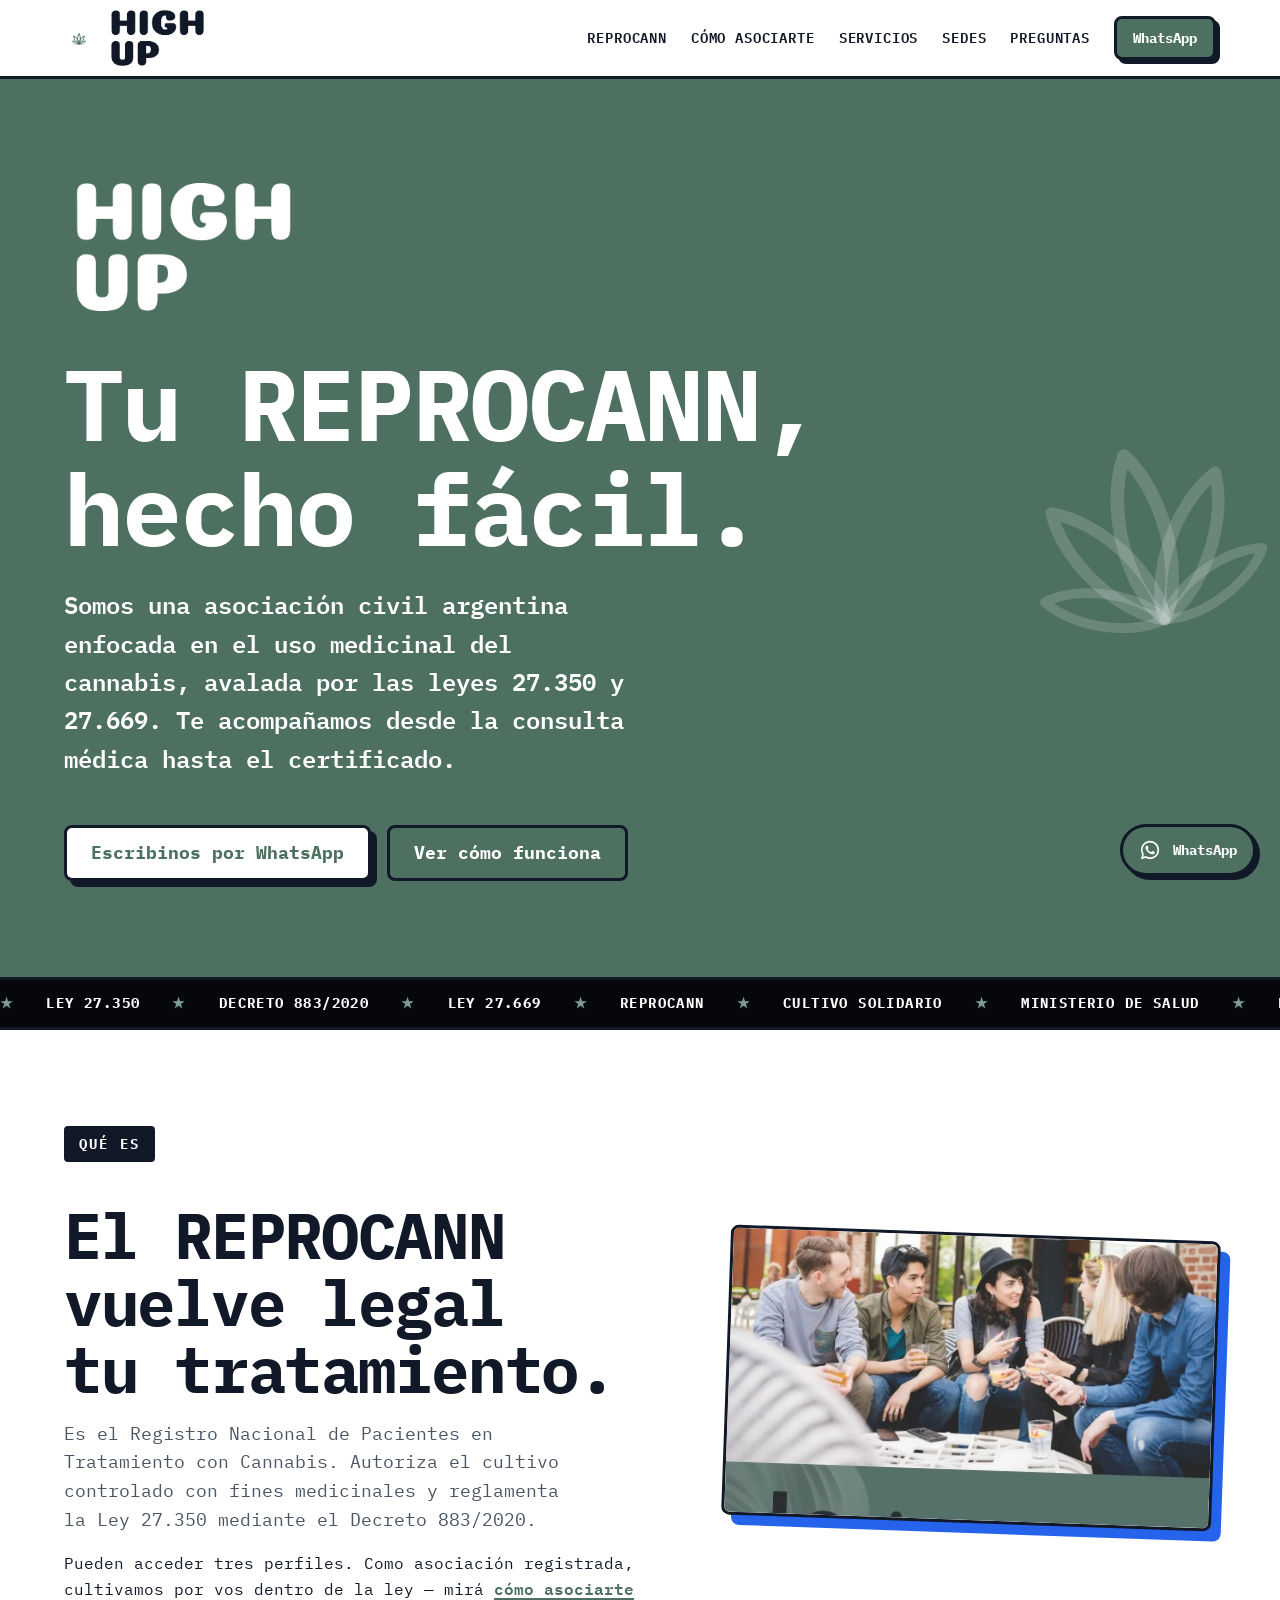
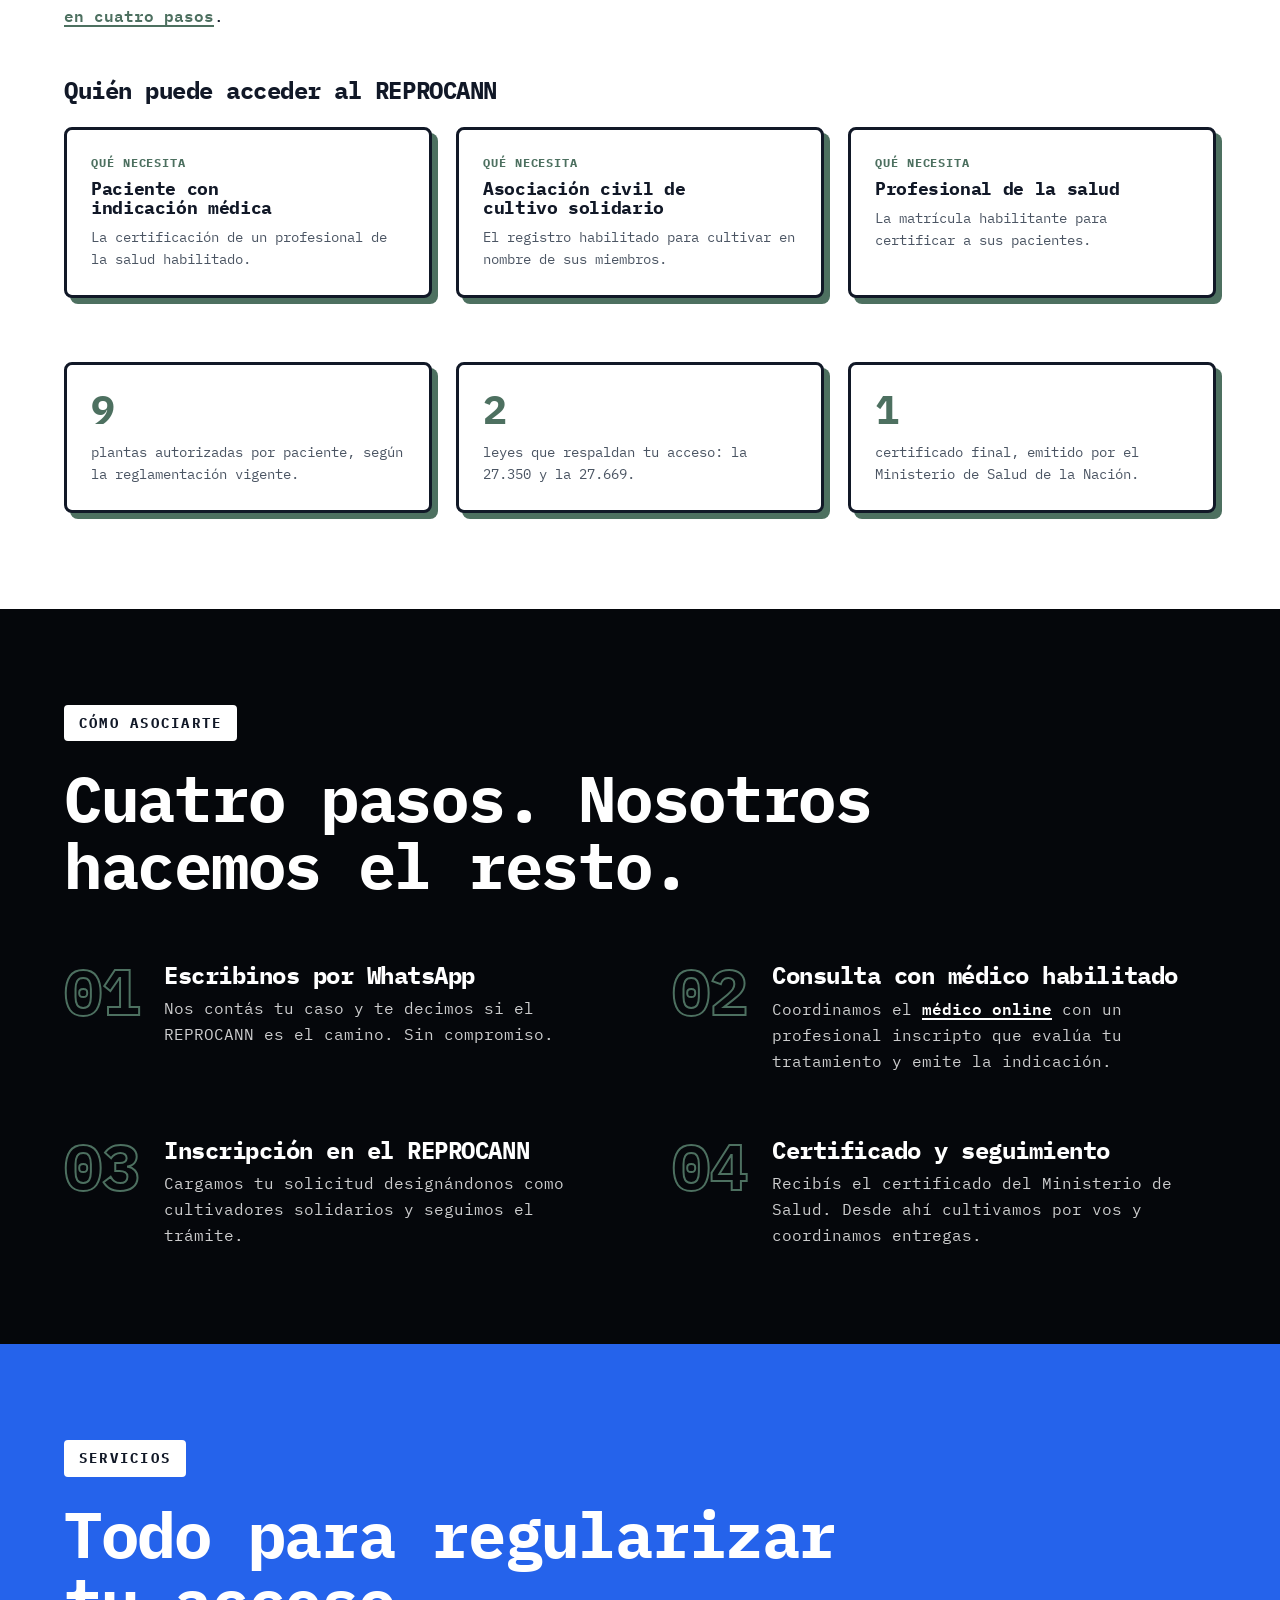
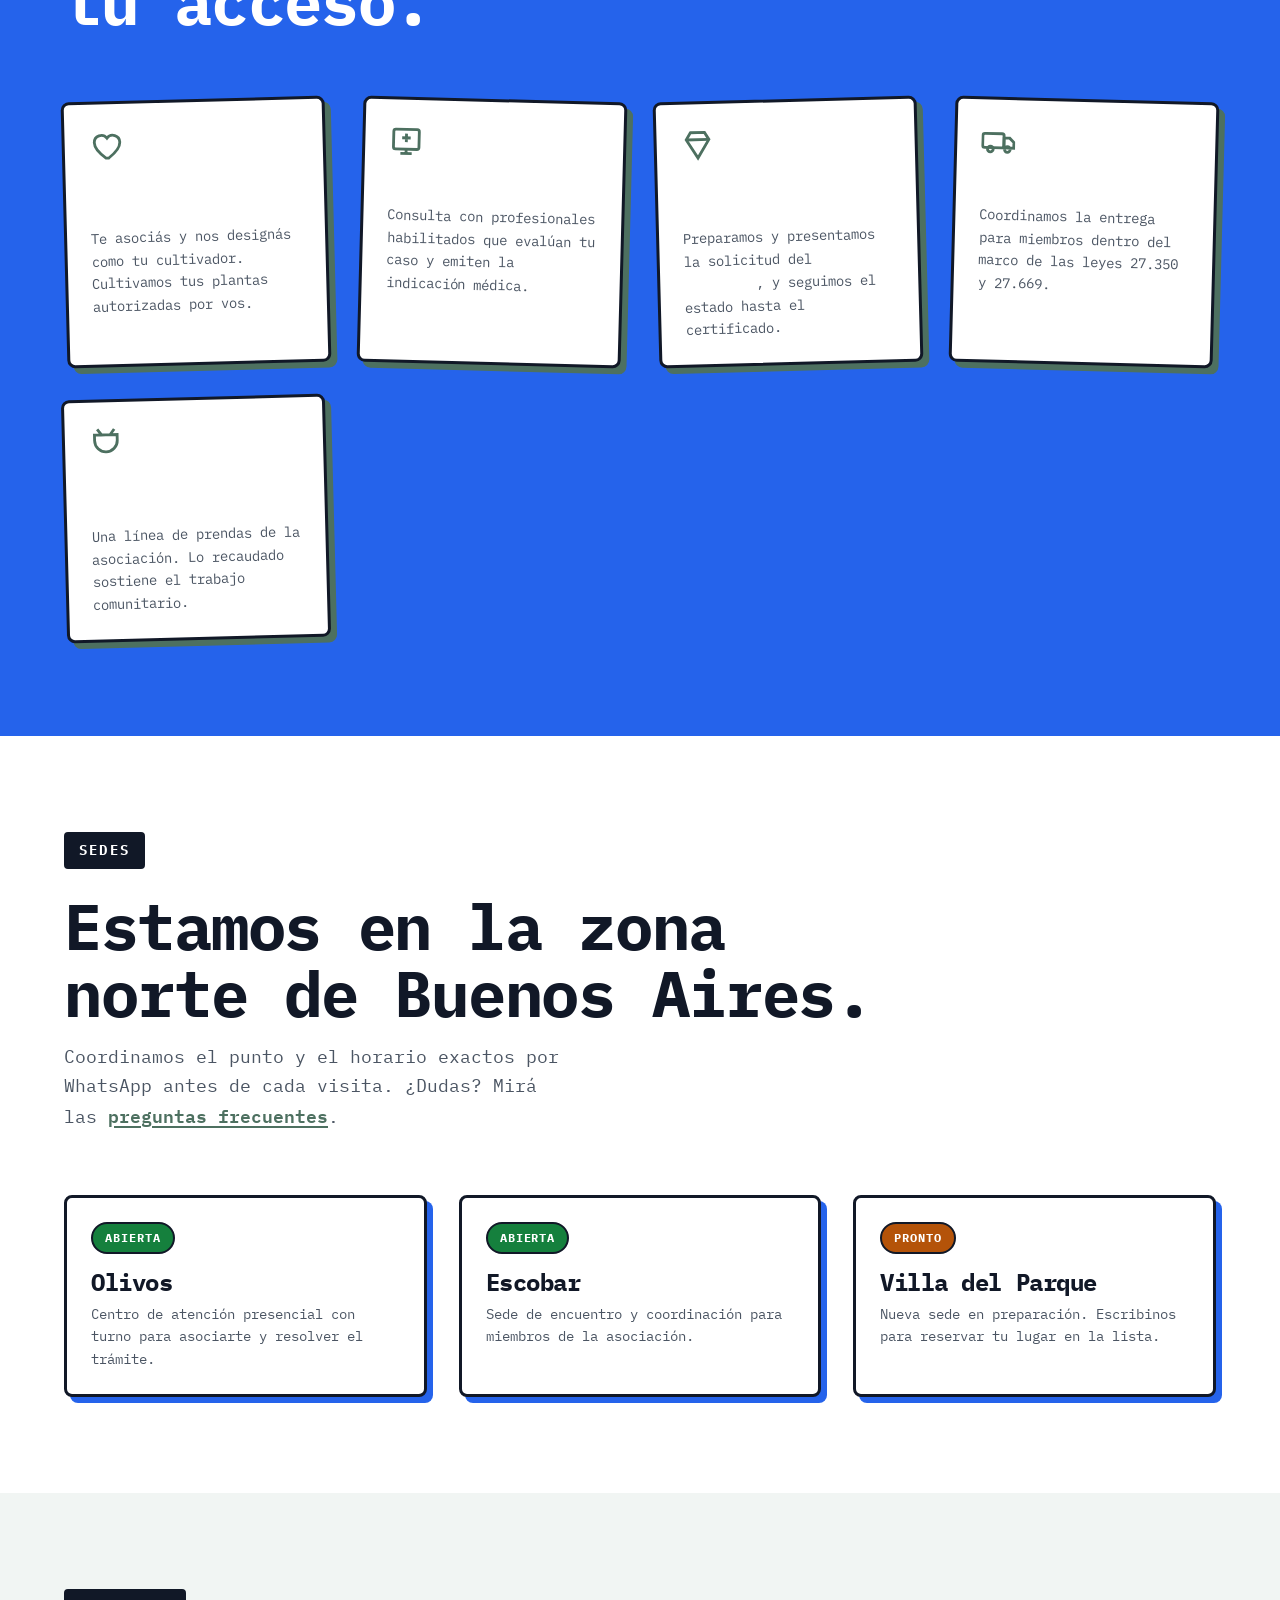
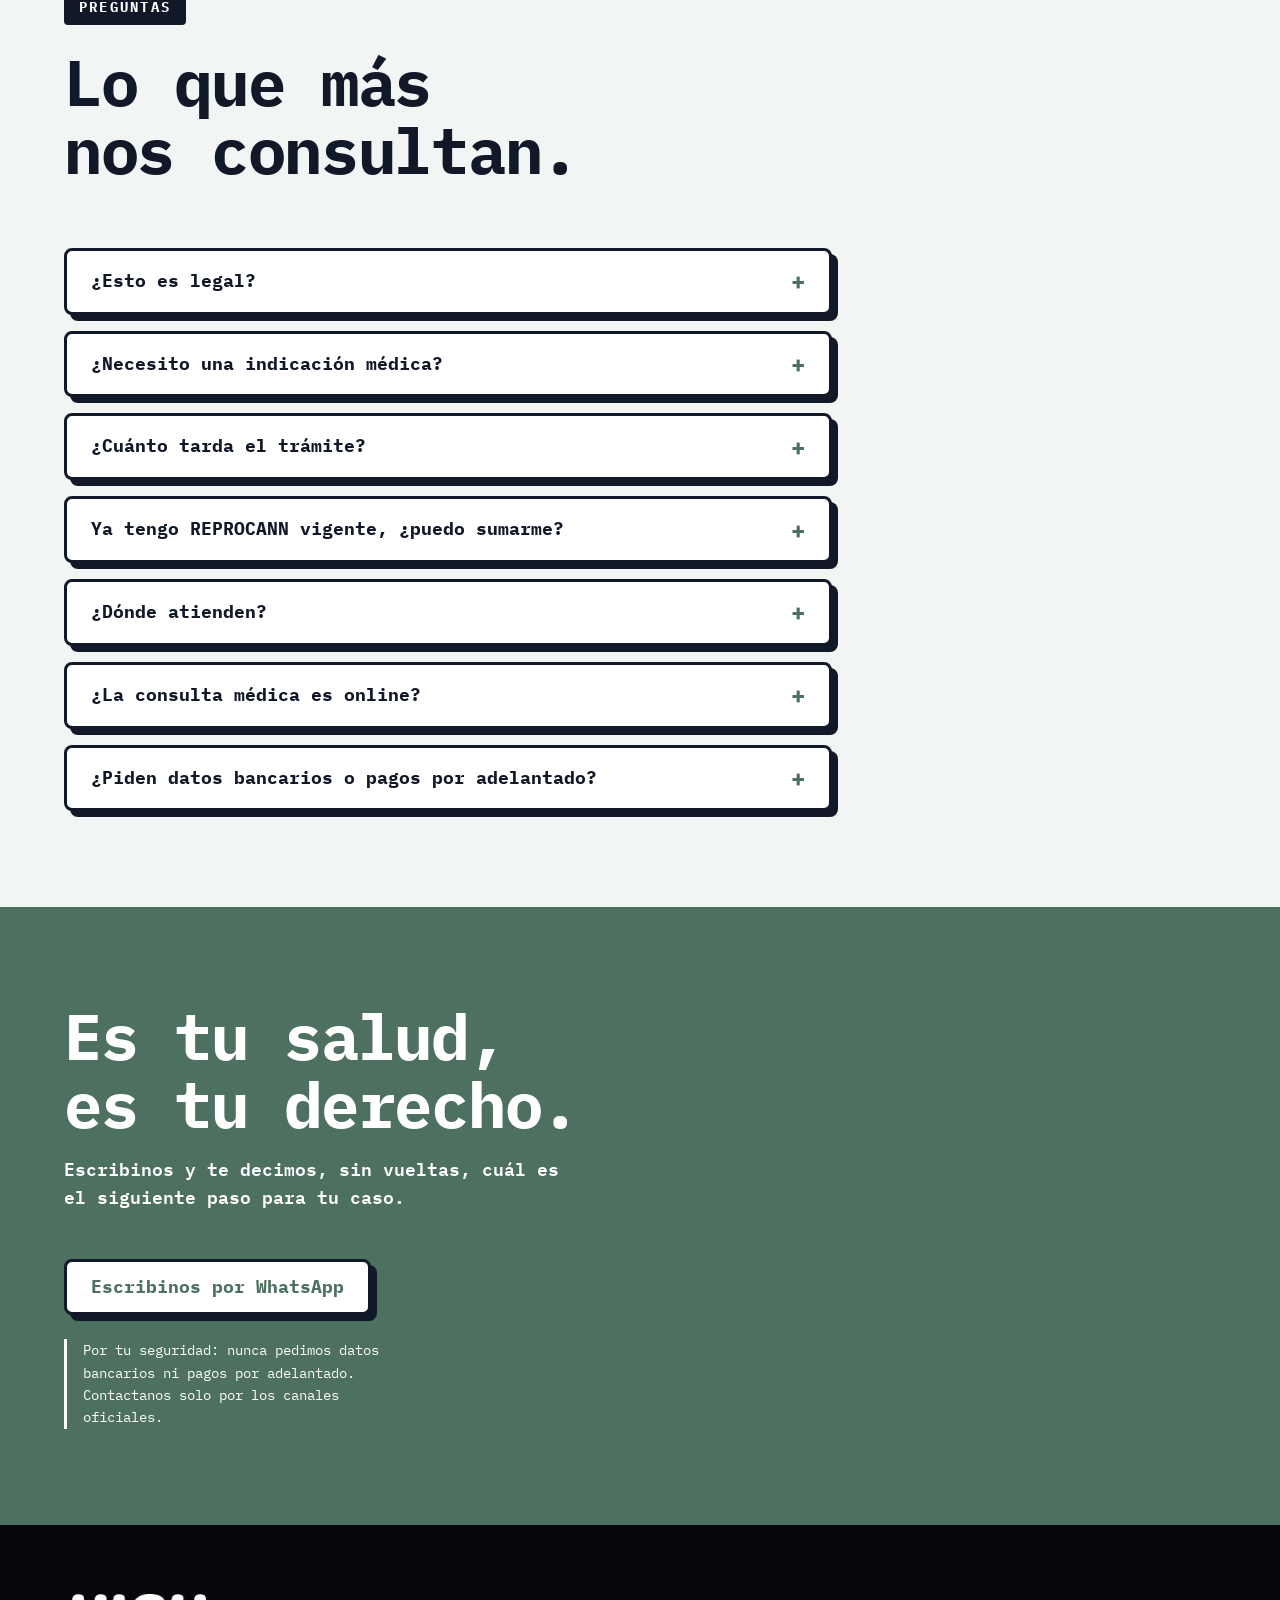
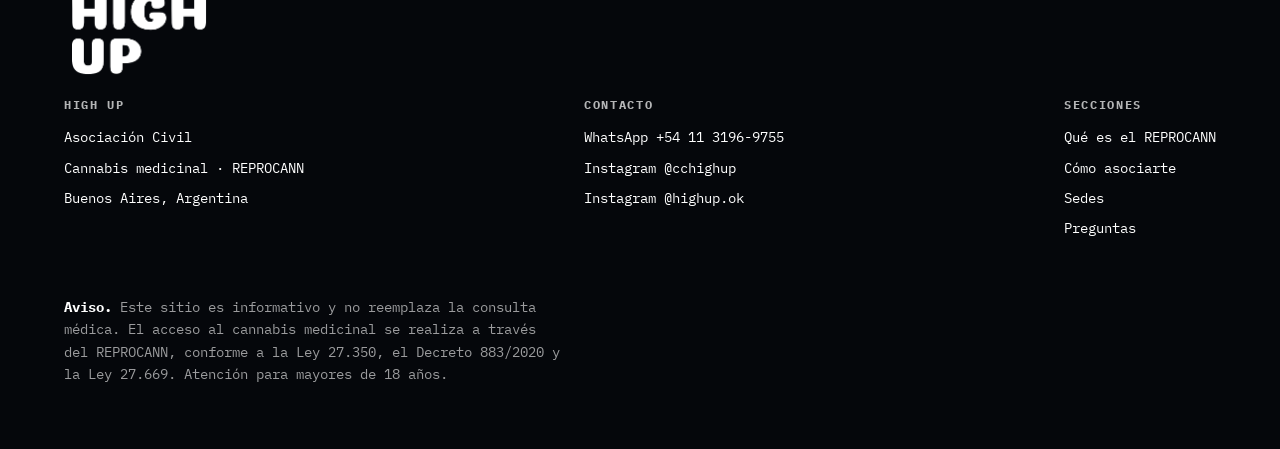
<file: proyectos/high-up/index.html>
<!DOCTYPE html>
<html lang="es">
<head>
<meta charset="UTF-8">
<meta name="viewport" content="width=device-width, initial-scale=1.0">
<title>High Up Asociación Civil</title>
<meta name="description" content="Asociación civil argentina que hace fácil y legal tu acceso al cannabis medicinal a través del REPROCANN.">
<meta name="robots" content="index, follow">
<meta name="theme-color" content="#4D7060">
<meta property="og:type" content="website">
<meta property="og:site_name" content="High Up Asociación Civil">
<meta property="og:title" content="High Up · Cannabis medicinal legal por REPROCANN">
<meta property="og:description" content="Te acompañamos desde la consulta médica hasta el certificado del Ministerio de Salud. Zona norte de Buenos Aires.">
<meta property="og:locale" content="es_AR">
<meta name="twitter:card" content="summary_large_image">
<link rel="canonical" href="https://romangaelvarela.online/proyectos/high-up/">
<link rel="preconnect" href="https://fonts.googleapis.com">
<link rel="preconnect" href="https://fonts.gstatic.com" crossorigin>
<link rel="stylesheet" href="https://fonts.googleapis.com/css2?family=IBM+Plex+Mono:wght@300;400;500;600;700&display=swap">

<style>
  /* ============ EXPRESSIVE — design tokens ============ */
  :root {
    /* palette (from the Expressive system) */
    --primary: #4D7060;       /* brand green, deepened for UI (white text AA) */
    --brand: #7C9C94;         /* High Up sage, from the logo */
    --secondary: #2563eb;
    --success: #16A34A;
    --warning: #D97706;
    --danger: #DC2626;
    --surface: #FFFFFF;
    --surface-2: #F1F5F3;
    --text: #111827;
    --text-dim: #4B5563;
    --border: #111827;
    --on-color: #FFFFFF;
    --focus: #111827;

    /* type — IBM Plex Mono only. scale 14/16/18/24/32/40 (+ display steps) */
    --font: "IBM Plex Mono", ui-monospace, "SFMono-Regular", Menlo, Consolas, monospace;
    --fs-1: .875rem;
    --fs-2: 1rem;
    --fs-3: 1.125rem;
    --fs-4: 1.5rem;
    --fs-5: 2rem;
    --fs-6: 2.5rem;
    --fs-7: clamp(2.5rem, 1.7rem + 3.6vw, 4rem);
    --fs-hero: clamp(2.9rem, 1.5rem + 6.2vw, 6.25rem);

    /* spacing 4/8/12/16/24/32 (+ block steps, all /8) */
    --sp-1: 4px; --sp-2: 8px; --sp-3: 12px; --sp-4: 16px;
    --sp-5: 24px; --sp-6: 32px; --sp-7: 48px; --sp-8: 64px; --sp-9: 96px;

    --r-sm: 4px;
    --r-md: 8px;

    --bw: 3px;                 /* structural border width */
    --shadow: 6px 6px 0 var(--border);
    --shadow-brand: 6px 6px 0 var(--primary);
    --shadow-blue: 6px 6px 0 var(--secondary);

    --wrap: 72rem;
    --gutter: var(--sp-5);
    color-scheme: light;
  }

  @media (prefers-color-scheme: dark) {
    :root:not([data-theme="light"]) {
      --surface: #0D1017;
      --surface-2: #151A23;
      --text: #F4F6F8;
      --text-dim: #AAB4C0;
      --border: #F4F6F8;
      --focus: #F4F6F8;
      color-scheme: dark;
    }
  }
  :root[data-theme="dark"] {
    --surface: #0D1017;
    --surface-2: #151A23;
    --text: #F4F6F8;
    --text-dim: #AAB4C0;
    --border: #F4F6F8;
    --focus: #F4F6F8;
    color-scheme: dark;
  }

  /* ============ base ============ */
  *, *::before, *::after { box-sizing: border-box; }

  html { -webkit-text-size-adjust: 100%; }
  @media (prefers-reduced-motion: no-preference) {
    html { scroll-behavior: smooth; }
  }
  html { scroll-padding-top: 6rem; }

  body {
    margin: 0;
    background: var(--surface);
    color: var(--text);
    font-family: var(--font);
    font-size: var(--fs-2);
    font-weight: 400;
    line-height: 1.6;
  }

  h1, h2, h3, h4 {
    font-family: var(--font);
    font-weight: 700;
    line-height: 1.05;
    letter-spacing: -0.02em;
    margin: 0;
    text-wrap: balance;
  }

  p { margin: 0; }
  a { color: inherit; }
  img { display: block; max-width: 100%; }

  ::selection { background: var(--primary); color: #fff; }

  :focus-visible {
    outline: 3px solid var(--focus);
    outline-offset: 2px;
  }

  .wrap {
    width: min(100% - (var(--gutter) * 2), var(--wrap));
    margin-inline: auto;
  }

  /* ============ color blocks ============ */
  .block { padding-block: var(--sp-9); position: relative; overflow: clip; }
  .block--surface { background: var(--surface); }
  .block--tint    { background: var(--surface-2); }
  .block--brand    { background: var(--primary); --focus: #fff; }
  .block--blue    { background: var(--secondary); --focus: #fff; }
  .block--ink     { background: #111827; --focus: #fff; }
  :root[data-theme="dark"] .block--ink,
  :root:not([data-theme="light"]) .block--ink { background: #05070B; }

  /* text that sits directly on a saturated color: white, big, heavy => AA large */
  .on-color { color: #fff; }
  .on-color .lede { color: rgba(255,255,255,.92); font-weight: 600; font-size: var(--fs-3); }
  .block--ink h2, .block--ink h3, .block--ink p { color: #fff; }
  .block--ink .lede { color: rgba(255,255,255,.82); }

  /* ============ kicker / headings ============ */
  .kicker {
    display: inline-block;
    font-size: var(--fs-1);
    font-weight: 700;
    letter-spacing: 0.16em;
    text-transform: uppercase;
    padding: var(--sp-1) var(--sp-3);
    background: var(--text);
    color: var(--surface);
    border: var(--bw) solid var(--border);
    border-radius: var(--r-sm);
    margin-bottom: var(--sp-5);
  }
  .block--brand .kicker,
  .block--blue .kicker,
  .block--ink .kicker { background: #fff; color: #111827; border-color: #fff; }

  .h-sec { font-size: var(--fs-7); }
  .lede { font-size: var(--fs-3); color: var(--text-dim); max-width: 46ch; }

  .prose-link {
    color: var(--primary); font-weight: 600;
    text-decoration: underline; text-underline-offset: 3px; text-decoration-thickness: 2px;
  }
  .prose-link:hover { text-decoration-thickness: 3px; }
  .block--ink .prose-link, .block--blue .prose-link { color: #fff; }

  .sec-head { max-width: 52rem; margin-bottom: var(--sp-8); }
  .sec-head .lede { margin-top: var(--sp-4); }
  .mini-h { font-size: var(--fs-4); margin: var(--sp-7) 0 var(--sp-5); }

  /* ============ buttons ============ */
  .btn {
    --btn-bg: var(--primary);
    --btn-fg: #fff;
    --btn-sh: var(--border);
    display: inline-flex;
    align-items: center;
    gap: var(--sp-2);
    font-family: var(--font);
    font-size: var(--fs-3);
    font-weight: 700;
    line-height: 1;
    text-decoration: none;
    padding: var(--sp-4) var(--sp-5);
    color: var(--btn-fg);
    background: var(--btn-bg);
    border: var(--bw) solid var(--border);
    border-radius: var(--r-md);
    box-shadow: 6px 6px 0 var(--btn-sh);
    cursor: pointer;
    transition: transform .12s ease, box-shadow .12s ease, background-color .12s ease;
  }
  .btn:hover { transform: translate(-2px, -2px); box-shadow: 9px 9px 0 var(--btn-sh); }
  .btn:active { transform: translate(2px, 2px); box-shadow: 3px 3px 0 var(--btn-sh); }
  .btn--on-brand { --btn-bg: #fff; --btn-fg: var(--primary); --btn-sh: #111827; }
  .btn--ghost {
    --btn-bg: transparent; --btn-fg: var(--text); --btn-sh: transparent;
    box-shadow: none;
  }
  .block--brand .btn--ghost, .block--ink .btn--ghost { --btn-fg: #fff; }
  .btn--ghost:hover { background: color-mix(in srgb, currentColor 12%, transparent); transform: none; box-shadow: none; }
  .btn--ghost:active { transform: none; box-shadow: none; }

  @media (prefers-reduced-motion: reduce) {
    .btn, .card, .sticker, .frame { transition: none !important; }
    .btn:hover, .btn:active { transform: none; }
  }

  .wordmark {
    display: block;
    width: 132px;
    aspect-ratio: 602 / 362;
    background: currentColor;
    -webkit-mask: url("[data-uri]") left center / contain no-repeat;
    mask: url("[data-uri]") left center / contain no-repeat;
  }
  .brand .wordmark { width: 104px; color: var(--text); }
  .hero .wordmark { width: clamp(150px, 26vw, 240px); color: #fff; margin-bottom: var(--sp-6); }
  .site-footer .wordmark { width: 150px; color: #fff; margin-bottom: var(--sp-4); }

  /* ============ header ============ */
  .site-header {
    position: sticky; top: 0; z-index: 60;
    background: var(--surface);
    border-bottom: var(--bw) solid var(--border);
    transition: box-shadow .18s ease;
  }
  .site-header.is-stuck { box-shadow: 0 3px 0 rgba(0,0,0,.14); }
  @media (prefers-reduced-motion: reduce) { .site-header { transition: none; } }
  .header-row {
    display: flex; align-items: center; gap: var(--sp-5);
    min-height: 4.75rem;
  }
  .brand { display: flex; align-items: center; gap: var(--sp-3); text-decoration: none; flex-shrink: 0; }
  .brand .brand-leaf { width: 30px; height: auto; color: var(--primary); }
  .brand b {
    font-size: var(--fs-1); font-weight: 700; letter-spacing: .12em;
    text-transform: uppercase; color: var(--text-dim);
  }

  .nav { margin-inline-start: auto; }
  .nav ul { list-style: none; margin: 0; padding: 0; display: flex; gap: var(--sp-5); }
  .nav a {
    font-size: var(--fs-1); font-weight: 600; letter-spacing: .06em;
    text-transform: uppercase; text-decoration: none; color: var(--text);
    padding: var(--sp-1) 0; border-bottom: 2px solid transparent;
  }
  .nav a:hover { border-bottom-color: var(--primary); }
  .header-cta { flex-shrink: 0; }
  .header-cta .btn { font-size: var(--fs-1); padding: var(--sp-3) var(--sp-4); box-shadow: 4px 4px 0 var(--border); }

  .nav-toggle {
    display: none; margin-inline-start: auto;
    font-family: var(--font); font-weight: 700; font-size: var(--fs-1);
    letter-spacing: .1em; text-transform: uppercase;
    background: var(--primary); color: #fff;
    border: var(--bw) solid var(--border); border-radius: var(--r-sm);
    padding: var(--sp-3) var(--sp-4); cursor: pointer;
  }

  @media (max-width: 60rem) {
    .nav {
      position: fixed; inset: 4.75rem 0 auto 0;
      background: var(--surface);
      border-bottom: var(--bw) solid var(--border);
      padding: var(--sp-5) var(--gutter) var(--sp-6);
      transform: translateY(-6px); opacity: 0; visibility: hidden;
      transition: opacity .16s ease, transform .16s ease, visibility .16s;
    }
    .nav[data-open="true"] { transform: translateY(0); opacity: 1; visibility: visible; }
    .nav ul { flex-direction: column; gap: var(--sp-4); }
    .nav a { font-size: var(--fs-3); display: block; padding: var(--sp-2) 0; }
    .header-cta { display: none; }
    .nav-toggle { display: inline-flex; }
  }
  @media (prefers-reduced-motion: reduce) { .nav { transition: none; } }

  /* ============ hero ============ */
  .hero { padding-block: var(--sp-9); }
  .hero .wrap { position: relative; z-index: 2; }
  .hero h1 { font-size: var(--fs-hero); color: #fff; max-width: 16ch; }
  .hero .lede { margin-top: var(--sp-5); color: #fff; font-weight: 600; font-size: var(--fs-4); max-width: 40ch; }
  .hero-actions { margin-top: var(--sp-7); display: flex; flex-wrap: wrap; gap: var(--sp-4); }

  .hero-leaf {
    position: absolute; z-index: 1;
    right: -8%; top: 50%; transform: translateY(-50%) rotate(-14deg);
    width: min(48vw, 30rem); height: auto;
    color: rgba(255,255,255,.16);
    pointer-events: none;
  }

  /* ============ ticker ============ */
  .ticker {
    background: #111827; color: #fff;
    border-block: var(--bw) solid var(--border);
    padding-block: var(--sp-3);
    overflow: hidden;
  }
  :root[data-theme="dark"] .ticker,
  :root:not([data-theme="light"]) .ticker { background: #05070B; }
  .ticker-track {
    display: flex; gap: var(--sp-6); white-space: nowrap; width: max-content;
    font-weight: 700; letter-spacing: .1em; text-transform: uppercase; font-size: var(--fs-1);
    animation: marquee 26s linear infinite;
  }
  .ticker-track span { display: inline-flex; align-items: center; gap: var(--sp-6); }
  .ticker-track b { color: var(--brand); }
  @keyframes marquee { to { transform: translateX(-50%); } }
  @media (prefers-reduced-motion: reduce) {
    .ticker { overflow-x: auto; }
    .ticker-track { animation: none; }
  }

  /* ============ generic layout helpers ============ */
  .split {
    display: grid; grid-template-columns: 1.1fr .9fr; gap: var(--sp-8);
    align-items: center;
  }
  @media (max-width: 52rem) { .split { grid-template-columns: 1fr; gap: var(--sp-7); } }

  .stack > * + * { margin-top: var(--sp-4); }

  /* photo frame */
  .frame {
    border: var(--bw) solid var(--border);
    border-radius: var(--r-md);
    box-shadow: 10px 10px 0 var(--secondary);
    overflow: hidden;
    transform: rotate(2deg);
    background: var(--surface);
  }
  .frame img { width: 100%; height: auto; }

  /* ============ fact tiles ============ */
  .facts { margin: var(--sp-8) 0 0; display: grid; grid-template-columns: repeat(auto-fit, minmax(14rem, 1fr)); gap: var(--sp-5); }
  .fact {
    border: var(--bw) solid var(--border);
    border-radius: var(--r-md);
    padding: var(--sp-5);
    background: var(--surface);
    box-shadow: var(--shadow-brand);
  }
  .fact dt {
    display: block;
    font-size: var(--fs-6);
    font-weight: 700;
    color: var(--primary);
    line-height: 1;
    margin-bottom: var(--sp-3);
    font-variant-numeric: tabular-nums;
  }
  .fact dd { margin: 0; font-size: var(--fs-1); color: var(--text-dim); }

  /* ============ steps ============ */
  .steps { list-style: none; margin: 0; padding: 0; display: grid; gap: var(--sp-6); }
  @media (min-width: 56rem) { .steps { grid-template-columns: repeat(2, 1fr); gap: var(--sp-8); } }
  .step { display: grid; grid-template-columns: auto 1fr; gap: var(--sp-5); align-items: start; }
  .step-n {
    font-size: var(--fs-7);
    font-weight: 700;
    line-height: .9;
    color: transparent;
    -webkit-text-stroke: 2px var(--primary);
    font-variant-numeric: tabular-nums;
  }
  .step h3 { font-size: var(--fs-4); margin-bottom: var(--sp-2); color: #fff; }
  .step p { font-size: var(--fs-2); color: rgba(255,255,255,.8); }

  /* ============ sticker cards (servicios) ============ */
  .stickers { list-style: none; margin: 0; padding: 0; display: grid; grid-template-columns: repeat(auto-fit, minmax(15rem, 1fr)); gap: var(--sp-6); }
  .sticker {
    background: var(--surface);
    border: var(--bw) solid var(--border);
    border-radius: var(--r-md);
    padding: var(--sp-5);
    box-shadow: var(--shadow-brand);
    transition: transform .14s ease, box-shadow .14s ease;
  }
  .sticker:nth-child(odd) { transform: rotate(-1.5deg); }
  .sticker:nth-child(even) { transform: rotate(1.5deg); }
  .sticker:hover { transform: rotate(0) translateY(-4px); box-shadow: 10px 12px 0 var(--primary); }
  .sticker .glyph { width: 34px; height: auto; color: var(--primary); margin-bottom: var(--sp-3); }
  .sticker h3 { font-size: var(--fs-3); margin-bottom: var(--sp-2); }
  .sticker p { font-size: var(--fs-1); color: var(--text-dim); }
  @media (prefers-reduced-motion: reduce) {
    .sticker, .sticker:nth-child(odd), .sticker:nth-child(even) { transform: none; }
    .sticker:hover { transform: none; }
  }

  /* ============ panels (perfiles) ============ */
  .panels { list-style: none; margin: 0; padding: 0; display: grid; grid-template-columns: repeat(auto-fit, minmax(15rem, 1fr)); gap: var(--sp-5); }
  .panel {
    border: var(--bw) solid var(--border);
    border-radius: var(--r-md);
    padding: var(--sp-5);
    background: var(--surface);
    box-shadow: var(--shadow-brand);
    display: grid;
    gap: var(--sp-2);
    align-content: start;
  }
  .panel h3 { font-size: var(--fs-3); }
  .panel p { font-size: var(--fs-1); color: var(--text-dim); }
  .panel .need { font-size: .72rem; font-weight: 700; letter-spacing: .08em; text-transform: uppercase; color: var(--primary); }

  /* ============ sedes ============ */
  .sedes { list-style: none; margin: 0; padding: 0; display: grid; grid-template-columns: repeat(auto-fit, minmax(15rem, 1fr)); gap: var(--sp-6); }
  .sede {
    border: var(--bw) solid var(--border);
    border-radius: var(--r-md);
    padding: var(--sp-5);
    background: var(--surface);
    box-shadow: var(--shadow-blue);
    display: grid;
    gap: var(--sp-2);
    align-content: start;
  }
  .sede h3 { font-size: var(--fs-4); }
  .sede p { font-size: var(--fs-1); color: var(--text-dim); }
  .chip {
    justify-self: start;
    display: inline-block;
    font-size: .75rem; font-weight: 700; letter-spacing: .08em; text-transform: uppercase;
    padding: var(--sp-1) var(--sp-3);
    border: 2px solid var(--border);
    border-radius: 999px;
    margin-bottom: var(--sp-2);
  }
  .chip--open { background: #15803D; color: #fff; }   /* deepened from --success for AA */
  .chip--soon { background: #B45309; color: #fff; }   /* deepened from --warning for AA */

  /* ============ faq ============ */
  .faq { max-width: 48rem; display: grid; gap: var(--sp-4); }
  .faq details {
    border: var(--bw) solid var(--border);
    border-radius: var(--r-md);
    background: var(--surface);
    box-shadow: var(--shadow);
  }
  .faq summary {
    list-style: none; cursor: pointer;
    display: flex; align-items: center; justify-content: space-between; gap: var(--sp-4);
    padding: var(--sp-4) var(--sp-5);
    font-weight: 700; font-size: var(--fs-3);
  }
  .faq summary::-webkit-details-marker { display: none; }
  .faq summary::after {
    content: "+"; font-size: var(--fs-4); font-weight: 700; color: var(--primary); line-height: 1;
    flex-shrink: 0;
  }
  .faq details[open] summary::after { content: "\2013"; }
  .faq .faq-a { padding: 0 var(--sp-5) var(--sp-5); color: var(--text-dim); font-size: var(--fs-2); }
  .faq .faq-a a { color: var(--primary); font-weight: 600; }
  @media (prefers-reduced-motion: no-preference) {
    .faq details[open] .faq-a { animation: pop .2s ease; }
  }
  @keyframes pop { from { opacity: 0; transform: translateY(-4px); } }

  /* ============ CTA band ============ */
  .cta-band .h-sec { color: #fff; max-width: 18ch; }
  .cta-band .lede { color: #fff; font-weight: 600; margin-top: var(--sp-4); }
  .cta-band .btn { margin-top: var(--sp-7); }
  .cta-band .safety {
    margin-top: var(--sp-5); font-size: var(--fs-1); color: #fff;
    border-inline-start: 3px solid #fff; padding-inline-start: var(--sp-4); max-width: 44ch;
  }

  /* ============ footer ============ */
  .site-footer { background: #111827; color: #fff; padding-block: var(--sp-8); }
  :root[data-theme="dark"] .site-footer,
  :root:not([data-theme="light"]) .site-footer { background: #05070B; }
  .footer-grid { display: flex; flex-wrap: wrap; gap: var(--sp-6) var(--sp-8); justify-content: space-between; }
  .footer-col .footer-h { font-size: .75rem; font-weight: 700; letter-spacing: .14em; text-transform: uppercase; color: rgba(255,255,255,.7); margin-bottom: var(--sp-3); }
  .footer-col a, .footer-col p { display: block; color: #fff; text-decoration: none; font-size: var(--fs-1); margin-bottom: var(--sp-2); }
  .footer-col a:hover { color: var(--primary); }
  .footer-fine { margin-top: var(--sp-7); font-size: var(--fs-1); color: rgba(255,255,255,.6); max-width: 62ch; }
  .footer-fine b { color: #fff; }

  /* ============ floating WhatsApp CTA ============ */
  .wa-fab {
    position: fixed;
    right: clamp(12px, 3vw, 24px);
    bottom: clamp(12px, 3vw, 24px);
    z-index: 70;
    display: inline-flex;
    align-items: center;
    gap: var(--sp-3);
    padding: var(--sp-3) var(--sp-4);
    background: var(--primary);
    color: #fff;
    font-family: var(--font);
    font-weight: 700;
    font-size: var(--fs-1);
    text-decoration: none;
    border: var(--bw) solid var(--border);
    border-radius: 999px;
    box-shadow: 4px 4px 0 var(--border);
    transition: transform .12s ease, box-shadow .12s ease;
  }
  .wa-fab svg { width: 22px; height: 22px; flex-shrink: 0; }
  .wa-fab:hover { transform: translate(-2px, -2px); box-shadow: 6px 6px 0 var(--border); }
  .wa-fab:active { transform: translate(1px, 1px); box-shadow: 2px 2px 0 var(--border); }
  @media (max-width: 48rem) {
    .wa-fab {
      left: 0; right: 0; bottom: 0;
      justify-content: center;
      padding: var(--sp-4);
      font-size: var(--fs-2);
      border-radius: 0;
      border-width: var(--bw) 0 0 0;
      box-shadow: none;
    }
    body { padding-bottom: 58px; }
  }
  @media (prefers-reduced-motion: reduce) {
    .wa-fab { transition: none; }
    .wa-fab:hover, .wa-fab:active { transform: none; }
  }

  /* ============ skip link ============ */
  .skip {
    position: absolute; left: -9999px; top: 0; z-index: 100;
    background: var(--primary); color: #fff; font-weight: 700;
    padding: var(--sp-3) var(--sp-4); border: var(--bw) solid var(--border);
  }
  .skip:focus { left: var(--sp-3); top: var(--sp-3); }
</style>
</head>
<body>

<a class="skip" href="#contenido">Saltar al contenido</a>
<span class="sentinel" aria-hidden="true" style="position:absolute;top:0;height:1px;width:1px"></span>

<header class="site-header">
  <div class="wrap header-row">
    <a class="brand" href="#top" aria-label="High Up, inicio">
      <svg class="brand-leaf" viewBox="0 0 320 175" fill="none" stroke="currentColor" stroke-width="10" stroke-linejoin="round" aria-hidden="true">
        <g transform="translate(160 150)">
          <path transform="rotate(0)" d="M0 0 C 20 -26 20 -82 0 -112 C -20 -82 -20 -26 0 0 Z"/>
          <path transform="rotate(-33) scale(0.92)" d="M0 0 C 20 -26 20 -82 0 -112 C -20 -82 -20 -26 0 0 Z"/>
          <path transform="rotate(33) scale(0.92)" d="M0 0 C 20 -26 20 -82 0 -112 C -20 -82 -20 -26 0 0 Z"/>
          <path transform="rotate(-68) scale(0.72)" d="M0 0 C 20 -26 20 -82 0 -112 C -20 -82 -20 -26 0 0 Z"/>
          <path transform="rotate(68) scale(0.72)" d="M0 0 C 20 -26 20 -82 0 -112 C -20 -82 -20 -26 0 0 Z"/>
        </g>
      </svg>
      <span class="wordmark" aria-hidden="true"></span>
    </a>

    <nav class="nav" id="site-nav" aria-label="Principal">
      <ul>
        <li><a href="#reprocann">REPROCANN</a></li>
        <li><a href="#pasos">Cómo asociarte</a></li>
        <li><a href="#servicios">Servicios</a></li>
        <li><a href="#sedes">Sedes</a></li>
        <li><a href="#faq">Preguntas</a></li>
      </ul>
    </nav>

    <div class="header-cta">
      <a class="btn" href="https://wa.me/541131969755?text=Hola%2C%20quiero%20asociarme%20a%20High%20Up%20y%20empezar%20mi%20REPROCANN." target="_blank" rel="noopener">WhatsApp</a>
    </div>
    <button class="nav-toggle" type="button" aria-expanded="false" aria-controls="site-nav">Menú</button>
  </div>
</header>

<main id="contenido">
  <span id="top"></span>

  <section class="hero block block--brand on-color" aria-labelledby="hero-title">
    <svg class="hero-leaf" viewBox="0 0 320 175" fill="none" stroke="currentColor" stroke-width="9" stroke-linejoin="round" aria-hidden="true">
      <g transform="translate(160 150)">
        <path transform="rotate(0)" d="M0 0 C 20 -26 20 -82 0 -112 C -20 -82 -20 -26 0 0 Z"/>
        <path transform="rotate(-33) scale(0.92)" d="M0 0 C 20 -26 20 -82 0 -112 C -20 -82 -20 -26 0 0 Z"/>
        <path transform="rotate(33) scale(0.92)" d="M0 0 C 20 -26 20 -82 0 -112 C -20 -82 -20 -26 0 0 Z"/>
        <path transform="rotate(-68) scale(0.72)" d="M0 0 C 20 -26 20 -82 0 -112 C -20 -82 -20 -26 0 0 Z"/>
        <path transform="rotate(68) scale(0.72)" d="M0 0 C 20 -26 20 -82 0 -112 C -20 -82 -20 -26 0 0 Z"/>
      </g>
    </svg>
    <div class="wrap">
      <span class="wordmark" role="img" aria-label="High Up"></span>
      <h1 id="hero-title">Tu REPROCANN, hecho fácil.</h1>
      <p class="lede">Somos una asociación civil argentina enfocada en el uso medicinal del cannabis, avalada por las leyes 27.350 y 27.669. Te acompañamos desde la consulta médica hasta el certificado.</p>
      <div class="hero-actions">
        <a class="btn btn--on-brand" href="https://wa.me/541131969755?text=Hola%2C%20quiero%20asociarme%20a%20High%20Up%20y%20empezar%20mi%20REPROCANN." target="_blank" rel="noopener">Escribinos por WhatsApp</a>
        <a class="btn btn--ghost" href="#pasos">Ver cómo funciona</a>
      </div>
    </div>
  </section>

  <div class="ticker" aria-hidden="true">
    <div class="ticker-track">
      <span><b>★</b> Ley 27.350 <b>★</b> Decreto 883/2020 <b>★</b> Ley 27.669 <b>★</b> REPROCANN <b>★</b> Cultivo solidario <b>★</b> Ministerio de Salud <b>★</b> Es tu salud, es tu derecho</span>
      <span><b>★</b> Ley 27.350 <b>★</b> Decreto 883/2020 <b>★</b> Ley 27.669 <b>★</b> REPROCANN <b>★</b> Cultivo solidario <b>★</b> Ministerio de Salud <b>★</b> Es tu salud, es tu derecho</span>
    </div>
  </div>

  <section class="block block--surface" id="reprocann" aria-labelledby="reprocann-title">
    <div class="wrap">
      <div class="split">
        <div class="stack">
          <span class="kicker">Qué es</span>
          <h2 class="h-sec" id="reprocann-title">El REPROCANN vuelve legal tu tratamiento.</h2>
          <p class="lede">Es el Registro Nacional de Pacientes en Tratamiento con Cannabis. Autoriza el cultivo controlado con fines medicinales y reglamenta la Ley 27.350 mediante el Decreto 883/2020.</p>
          <p>Pueden acceder tres perfiles. Como asociación registrada, cultivamos por vos dentro de la ley — mirá <a class="prose-link" href="#pasos">cómo asociarte en cuatro pasos</a>.</p>
        </div>
        <div class="frame">
          <img src="[data-uri]" alt="Grupo de personas conversando al aire libre" width="1080" height="634" loading="lazy" decoding="async">
        </div>
      </div>
      <h3 class="mini-h">Quién puede acceder al REPROCANN</h3>
      <ul class="panels">
        <li class="panel">
          <span class="need">Qué necesita</span>
          <h3>Paciente con indicación médica</h3>
          <p>La certificación de un profesional de la salud habilitado.</p>
        </li>
        <li class="panel">
          <span class="need">Qué necesita</span>
          <h3>Asociación civil de cultivo solidario</h3>
          <p>El registro habilitado para cultivar en nombre de sus miembros.</p>
        </li>
        <li class="panel">
          <span class="need">Qué necesita</span>
          <h3>Profesional de la salud</h3>
          <p>La matrícula habilitante para certificar a sus pacientes.</p>
        </li>
      </ul>
      <dl class="facts">
        <div class="fact"><dt>9</dt><dd>plantas autorizadas por paciente, según la reglamentación vigente.</dd></div>
        <div class="fact"><dt>2</dt><dd>leyes que respaldan tu acceso: la 27.350 y la 27.669.</dd></div>
        <div class="fact"><dt>1</dt><dd>certificado final, emitido por el Ministerio de Salud de la Nación.</dd></div>
      </dl>
    </div>
  </section>

  <section class="block block--ink" id="pasos" aria-labelledby="pasos-title">
    <div class="wrap">
      <div class="sec-head">
        <span class="kicker">Cómo asociarte</span>
        <h2 class="h-sec" id="pasos-title">Cuatro pasos. Nosotros hacemos el resto.</h2>
      </div>
      <ol class="steps">
        <li class="step">
          <span class="step-n" aria-hidden="true">01</span>
          <div>
            <h3>Escribinos por WhatsApp</h3>
            <p>Nos contás tu caso y te decimos si el REPROCANN es el camino. Sin compromiso.</p>
          </div>
        </li>
        <li class="step">
          <span class="step-n" aria-hidden="true">02</span>
          <div>
            <h3>Consulta con médico habilitado</h3>
            <p>Coordinamos el <a class="prose-link" href="#servicios">médico online</a> con un profesional inscripto que evalúa tu tratamiento y emite la indicación.</p>
          </div>
        </li>
        <li class="step">
          <span class="step-n" aria-hidden="true">03</span>
          <div>
            <h3>Inscripción en el REPROCANN</h3>
            <p>Cargamos tu solicitud designándonos como cultivadores solidarios y seguimos el trámite.</p>
          </div>
        </li>
        <li class="step">
          <span class="step-n" aria-hidden="true">04</span>
          <div>
            <h3>Certificado y seguimiento</h3>
            <p>Recibís el certificado del Ministerio de Salud. Desde ahí cultivamos por vos y coordinamos entregas.</p>
          </div>
        </li>
      </ol>
    </div>
  </section>

  <section class="block block--blue on-color" id="servicios" aria-labelledby="servicios-title">
    <div class="wrap">
      <div class="sec-head">
        <span class="kicker">Servicios</span>
        <h2 class="h-sec" id="servicios-title">Todo para regularizar tu acceso.</h2>
      </div>
      <ul class="stickers">
        <li class="sticker">
          <svg class="glyph" viewBox="0 0 24 24" fill="none" stroke="currentColor" stroke-width="2" aria-hidden="true"><path d="M12 21c-4-3-8-6.5-8-11a5 5 0 0 1 9-3 5 5 0 0 1 9 3c0 4.5-4 8-8 11z"/></svg>
          <h3>Membresía y cultivo solidario</h3>
          <p>Te asociás y nos designás como tu cultivador. Cultivamos tus plantas autorizadas por vos.</p>
        </li>
        <li class="sticker">
          <svg class="glyph" viewBox="0 0 24 24" fill="none" stroke="currentColor" stroke-width="2" aria-hidden="true"><rect x="3" y="4" width="18" height="14" rx="1.5"/><path d="M8 21h8M12 18v3M9 10h6M12 7v6"/></svg>
          <h3>Médico online</h3>
          <p>Consulta con profesionales habilitados que evalúan tu caso y emiten la indicación médica.</p>
        </li>
        <li class="sticker">
          <svg class="glyph" viewBox="0 0 24 24" fill="none" stroke="currentColor" stroke-width="2" aria-hidden="true"><path d="M7 3h10l3 5-8 13L4 8z"/><path d="M4 8h16"/></svg>
          <h3>Inscripción en el REPROCANN</h3>
          <p>Preparamos y presentamos la solicitud del <a class="prose-link" href="#reprocann">REPROCANN</a>, y seguimos el estado hasta el certificado.</p>
        </li>
        <li class="sticker">
          <svg class="glyph" viewBox="0 0 24 24" fill="none" stroke="currentColor" stroke-width="2" aria-hidden="true"><rect x="1" y="7" width="15" height="10" rx="1.5"/><path d="M16 10h4l3 3v4h-7zM6.5 20a2 2 0 1 0 0-4 2 2 0 0 0 0 4zM18.5 20a2 2 0 1 0 0-4 2 2 0 0 0 0 4z"/></svg>
          <h3>Entregas seguras</h3>
          <p>Coordinamos la entrega para miembros dentro del marco de las leyes 27.350 y 27.669.</p>
        </li>
        <li class="sticker">
          <svg class="glyph" viewBox="0 0 24 24" fill="none" stroke="currentColor" stroke-width="2" aria-hidden="true"><path d="M6 2l3 4h6l3-4M4 6h16v4a8 8 0 0 1-16 0z"/></svg>
          <h3>Indumentaria High Up</h3>
          <p>Una línea de prendas de la asociación. Lo recaudado sostiene el trabajo comunitario.</p>
        </li>
      </ul>
    </div>
  </section>

  <section class="block block--surface" id="sedes" aria-labelledby="sedes-title">
    <div class="wrap">
      <div class="sec-head">
        <span class="kicker">Sedes</span>
        <h2 class="h-sec" id="sedes-title">Estamos en la zona norte de Buenos Aires.</h2>
        <p class="lede">Coordinamos el punto y el horario exactos por WhatsApp antes de cada visita. ¿Dudas? Mirá las <a class="prose-link" href="#faq">preguntas frecuentes</a>.</p>
      </div>
      <ul class="sedes">
        <li class="sede">
          <span class="chip chip--open">Abierta</span>
          <h3>Olivos</h3>
          <p>Centro de atención presencial con turno para asociarte y resolver el trámite.</p>
        </li>
        <li class="sede">
          <span class="chip chip--open">Abierta</span>
          <h3>Escobar</h3>
          <p>Sede de encuentro y coordinación para miembros de la asociación.</p>
        </li>
        <li class="sede">
          <span class="chip chip--soon">Pronto</span>
          <h3>Villa del Parque</h3>
          <p>Nueva sede en preparación. Escribinos para reservar tu lugar en la lista.</p>
        </li>
      </ul>
    </div>
  </section>

  <section class="block block--tint" id="faq" aria-labelledby="faq-title">
    <div class="wrap">
      <div class="sec-head">
        <span class="kicker">Preguntas</span>
        <h2 class="h-sec" id="faq-title">Lo que más nos consultan.</h2>
      </div>
      <div class="faq">
        <details name="faq">
          <summary>¿Esto es legal?</summary>
          <div class="faq-a"><p>Sí. El uso medicinal del cannabis está contemplado por la Ley 27.350 y su Decreto 883/2020, que crea el REPROCANN, y por la Ley 27.669. Operamos como asociación civil registrada dentro de ese marco.</p></div>
        </details>
        <details name="faq">
          <summary>¿Necesito una indicación médica?</summary>
          <div class="faq-a"><p>Sí. El registro requiere la certificación de un profesional de la salud habilitado. Si no tenés uno, coordinamos la <a class="prose-link" href="#servicios">consulta con un médico inscripto</a>.</p></div>
        </details>
        <details name="faq">
          <summary>¿Cuánto tarda el trámite?</summary>
          <div class="faq-a"><p>Depende de los tiempos del Ministerio de Salud. Te acompañamos durante todo el proceso y te avisamos cuando el certificado esté emitido.</p></div>
        </details>
        <details name="faq">
          <summary>Ya tengo REPROCANN vigente, ¿puedo sumarme?</summary>
          <div class="faq-a"><p>Sí. Podés asociarte y designarnos como tu cultivador solidario para las plantas que tenés autorizadas.</p></div>
        </details>
        <details name="faq">
          <summary>¿Dónde atienden?</summary>
          <div class="faq-a"><p>Tenemos un centro de atención en Olivos, una sede en Escobar y una nueva sede en preparación en Villa del Parque, todas en la zona norte de Buenos Aires. Podés ver el detalle en <a class="prose-link" href="#sedes">sedes</a>; el punto y el horario exactos se coordinan por WhatsApp.</p></div>
        </details>
        <details name="faq">
          <summary>¿La consulta médica es online?</summary>
          <div class="faq-a"><p>Sí. Coordinamos la consulta con un profesional habilitado de forma online y, a partir de la indicación, gestionamos la inscripción. Es uno de nuestros <a class="prose-link" href="#servicios">servicios</a>.</p></div>
        </details>
        <details name="faq">
          <summary>¿Piden datos bancarios o pagos por adelantado?</summary>
          <div class="faq-a"><p>Nunca. High Up no solicita datos bancarios, códigos de seguridad ni pagos para entregar un certificado o un premio. Escribinos siempre desde los canales oficiales de esta página.</p></div>
        </details>
      </div>
    </div>
  </section>

  <section class="block block--brand cta-band" aria-labelledby="cta-title">
    <div class="wrap">
      <h2 class="h-sec" id="cta-title">Es tu salud, es tu derecho.</h2>
      <p class="lede">Escribinos y te decimos, sin vueltas, cuál es el siguiente paso para tu caso.</p>
      <a class="btn btn--on-brand" href="https://wa.me/541131969755?text=Hola%2C%20quiero%20asociarme%20a%20High%20Up%20y%20empezar%20mi%20REPROCANN." target="_blank" rel="noopener">Escribinos por WhatsApp</a>
      <p class="safety">Por tu seguridad: nunca pedimos datos bancarios ni pagos por adelantado. Contactanos solo por los canales oficiales.</p>
    </div>
  </section>
</main>

<footer class="site-footer">
  <div class="wrap">
    <span class="wordmark" role="img" aria-label="High Up"></span>
    <div class="footer-grid">
      <div class="footer-col">
        <p class="footer-h">High Up</p>
        <p>Asociación Civil</p>
        <p>Cannabis medicinal · REPROCANN</p>
        <p>Buenos Aires, Argentina</p>
      </div>
      <div class="footer-col">
        <p class="footer-h">Contacto</p>
        <a href="https://wa.me/541131969755" target="_blank" rel="noopener">WhatsApp +54 11 3196-9755</a>
        <a href="https://instagram.com/cchighup" target="_blank" rel="noopener">Instagram @cchighup</a>
        <a href="https://instagram.com/highup.ok" target="_blank" rel="noopener">Instagram @highup.ok</a>
      </div>
      <div class="footer-col">
        <p class="footer-h">Secciones</p>
        <a href="#reprocann">Qué es el REPROCANN</a>
        <a href="#pasos">Cómo asociarte</a>
        <a href="#sedes">Sedes</a>
        <a href="#faq">Preguntas</a>
      </div>
    </div>
    <p class="footer-fine"><b>Aviso.</b> Este sitio es informativo y no reemplaza la consulta médica. El acceso al cannabis medicinal se realiza a través del REPROCANN, conforme a la Ley 27.350, el Decreto 883/2020 y la Ley 27.669. Atención para mayores de 18 años.</p>
  </div>
</footer>

<a class="wa-fab" href="https://wa.me/541131969755?text=Hola%2C%20quiero%20asociarme%20a%20High%20Up%20y%20empezar%20mi%20REPROCANN." target="_blank" rel="noopener" aria-label="Escribinos por WhatsApp">
  <svg viewBox="0 0 24 24" fill="currentColor" aria-hidden="true"><path d="M12.04 2c-5.46 0-9.9 4.44-9.9 9.9 0 1.75.46 3.45 1.32 4.95L2 22l5.28-1.38a9.86 9.86 0 0 0 4.76 1.21h.01c5.46 0 9.9-4.44 9.9-9.9 0-2.64-1.03-5.13-2.9-7A9.82 9.82 0 0 0 12.04 2Zm0 1.8c2.16 0 4.19.84 5.72 2.37a8.03 8.03 0 0 1 2.37 5.72c0 4.46-3.63 8.09-8.1 8.09a8.1 8.1 0 0 1-4.12-1.13l-.3-.18-3.13.82.84-3.05-.2-.31a8.07 8.07 0 0 1-1.24-4.34c0-4.46 3.63-8.09 8.09-8.09Zm4.6 10.15c-.25-.13-1.47-.72-1.7-.8-.23-.09-.4-.13-.56.13-.17.25-.64.8-.79.97-.14.16-.29.19-.54.06-.25-.13-1.05-.39-2-1.23-.74-.66-1.24-1.48-1.38-1.72-.14-.25-.02-.39.11-.51.11-.11.25-.29.37-.43.12-.15.16-.25.25-.42.08-.17.04-.31-.02-.44-.06-.13-.56-1.35-.77-1.84-.2-.48-.4-.42-.56-.43l-.48-.01c-.17 0-.44.06-.67.31-.23.25-.88.86-.88 2.09 0 1.23.9 2.42 1.03 2.59.12.16 1.76 2.69 4.28 3.78.6.26 1.06.41 1.43.53.6.19 1.15.16 1.58.1.48-.07 1.47-.6 1.68-1.18.21-.58.21-1.07.14-1.18-.06-.1-.23-.16-.48-.29Z"/></svg>
  <span class="wa-label">WhatsApp</span>
</a>

<script type="application/ld+json">
{
  "@context": "https://schema.org",
  "@type": "NGO",
  "name": "High Up Asociación Civil",
  "alternateName": "High Up",
  "description": "Asociación civil argentina enfocada en el uso medicinal del cannabis, avalada por las leyes 27.350 y 27.669. Acompaña el acceso legal a través del REPROCANN.",
  "areaServed": {
    "@type": "AdministrativeArea",
    "name": "Zona norte del Gran Buenos Aires, Argentina"
  },
  "knowsAbout": [
    "REPROCANN",
    "Cannabis medicinal",
    "Ley 27.350",
    "Ley 27.669",
    "Decreto 883/2020"
  ],
  "sameAs": [
    "https://www.instagram.com/cchighup/",
    "https://www.instagram.com/highup.ok/"
  ],
  "contactPoint": {
    "@type": "ContactPoint",
    "contactType": "customer service",
    "telephone": "+54-11-3196-9755",
    "availableLanguage": "Spanish"
  }
}
</script>
<script type="application/ld+json">
{
  "@context": "https://schema.org",
  "@type": "FAQPage",
  "mainEntity": [
    {
      "@type": "Question",
      "name": "¿Esto es legal?",
      "acceptedAnswer": {
        "@type": "Answer",
        "text": "Sí. El uso medicinal del cannabis está contemplado por la Ley 27.350 y su Decreto 883/2020, que crea el REPROCANN, y por la Ley 27.669. Operamos como asociación civil registrada dentro de ese marco."
      }
    },
    {
      "@type": "Question",
      "name": "¿Necesito una indicación médica?",
      "acceptedAnswer": {
        "@type": "Answer",
        "text": "Sí. El registro requiere la certificación de un profesional de la salud habilitado. Si no tenés uno, coordinamos la consulta con un médico inscripto."
      }
    },
    {
      "@type": "Question",
      "name": "¿Cuánto tarda el trámite?",
      "acceptedAnswer": {
        "@type": "Answer",
        "text": "Depende de los tiempos del Ministerio de Salud. Te acompañamos durante todo el proceso y te avisamos cuando el certificado esté emitido."
      }
    },
    {
      "@type": "Question",
      "name": "Ya tengo REPROCANN vigente, ¿puedo sumarme?",
      "acceptedAnswer": {
        "@type": "Answer",
        "text": "Sí. Podés asociarte y designarnos como tu cultivador solidario para las plantas que tenés autorizadas."
      }
    },
    {
      "@type": "Question",
      "name": "¿Dónde atienden?",
      "acceptedAnswer": {
        "@type": "Answer",
        "text": "Tenemos un centro de atención en Olivos, una sede en Escobar y una nueva sede en preparación en Villa del Parque, todas en la zona norte de Buenos Aires. El punto y el horario exactos se coordinan por WhatsApp."
      }
    },
    {
      "@type": "Question",
      "name": "¿La consulta médica es online?",
      "acceptedAnswer": {
        "@type": "Answer",
        "text": "Sí. Coordinamos la consulta con un profesional habilitado de forma online y, a partir de la indicación, gestionamos la inscripción."
      }
    },
    {
      "@type": "Question",
      "name": "¿Piden datos bancarios o pagos por adelantado?",
      "acceptedAnswer": {
        "@type": "Answer",
        "text": "Nunca. High Up no solicita datos bancarios, códigos de seguridad ni pagos para entregar un certificado o un premio. Escribinos siempre desde los canales oficiales de esta página."
      }
    }
  ]
}
</script>

<script>
  (function () {
    "use strict";
    document.documentElement.lang = "es";

    var header = document.querySelector(".site-header");
    var sentinel = document.querySelector(".sentinel");
    if (header && sentinel && "IntersectionObserver" in window) {
      new IntersectionObserver(function (e) {
        header.classList.toggle("is-stuck", !e[0].isIntersecting);
      }, { threshold: [1] }).observe(sentinel);
    }

    var toggle = document.querySelector(".nav-toggle");
    var nav = document.getElementById("site-nav");
    var mq = window.matchMedia("(max-width: 60rem)");

    function setNav(open) {
      if (!nav || !toggle) return;
      nav.dataset.open = open ? "true" : "false";
      toggle.setAttribute("aria-expanded", open ? "true" : "false");
      if (mq.matches && !open) nav.setAttribute("inert", "");
      else nav.removeAttribute("inert");
    }
    if (toggle && nav) {
      setNav(false);
      toggle.addEventListener("click", function () { setNav(nav.dataset.open !== "true"); });
      nav.addEventListener("click", function (e) {
        if (e.target.tagName === "A" && mq.matches) setNav(false);
      });
      document.addEventListener("keydown", function (e) {
        if (e.key === "Escape" && nav.dataset.open === "true") { setNav(false); toggle.focus(); }
      });
      mq.addEventListener("change", function () { setNav(false); });
    }
  })();
</script>
</body>
</html>
</file>
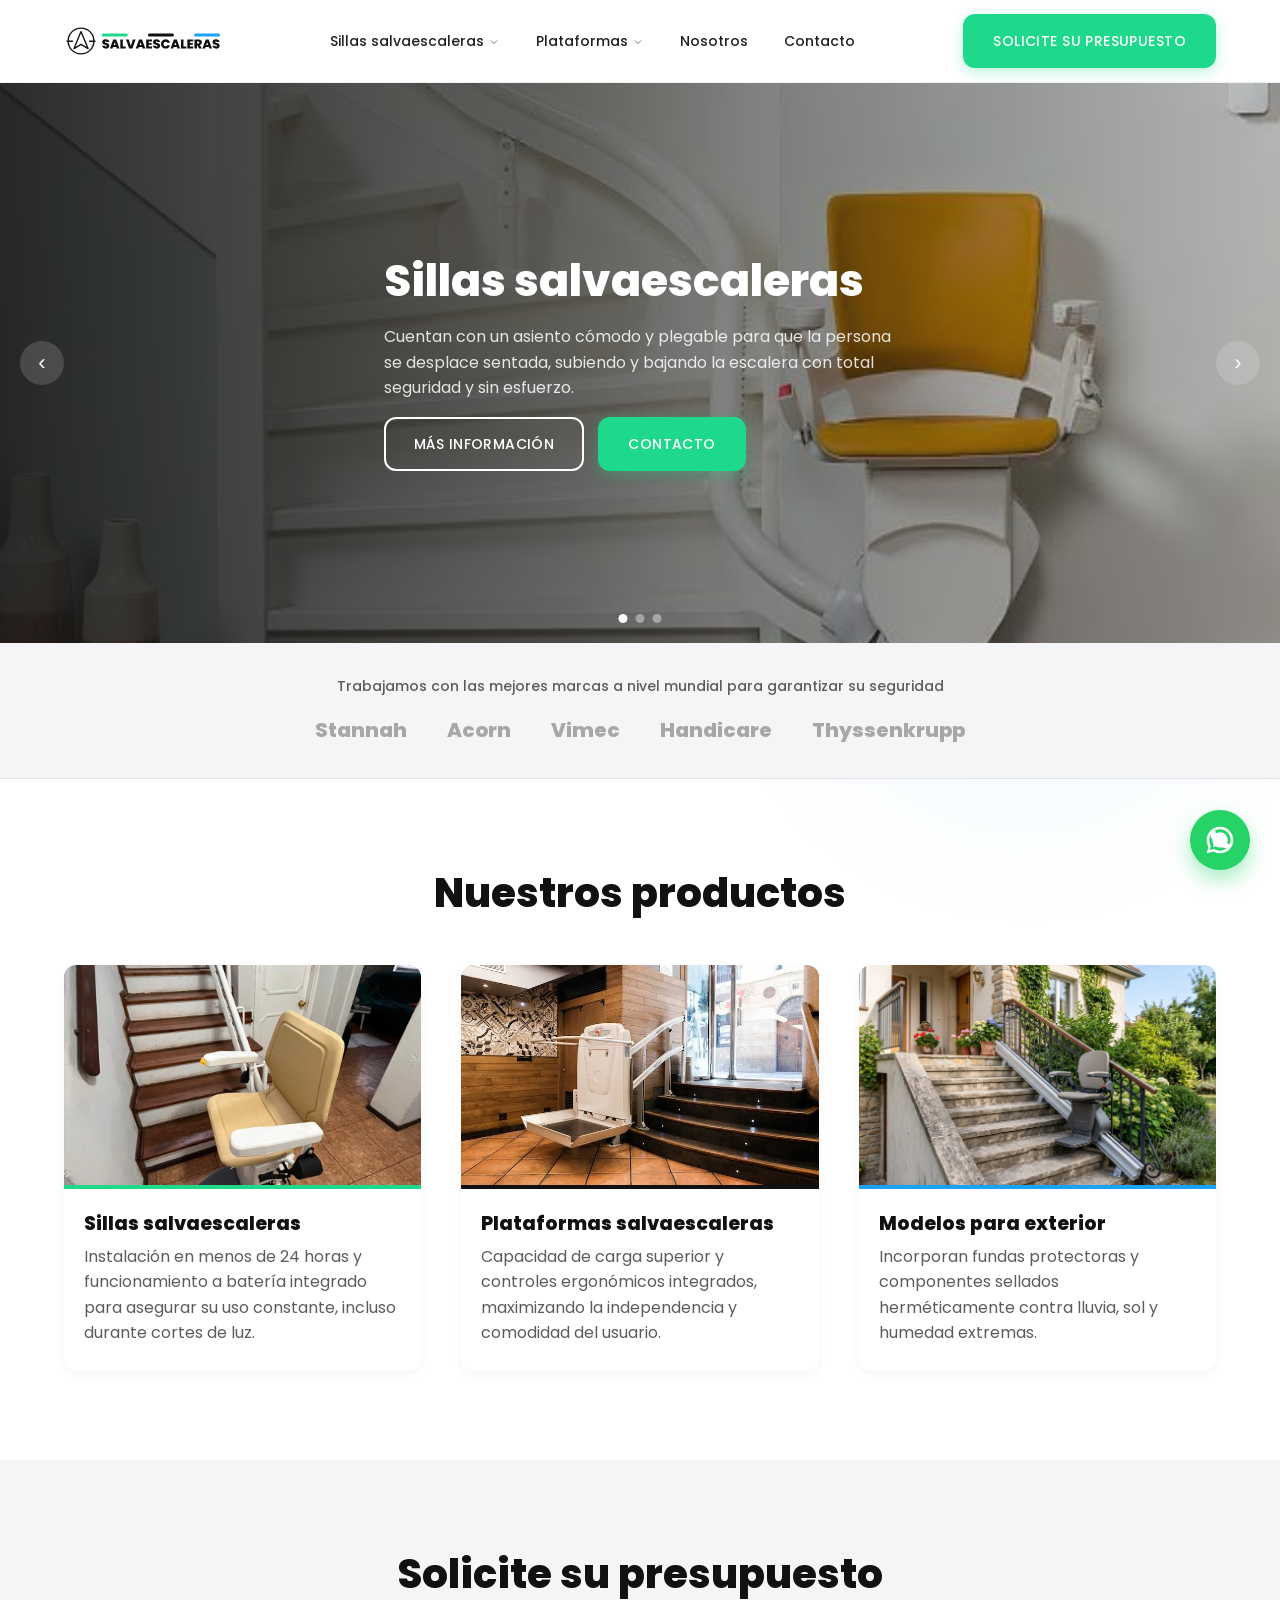
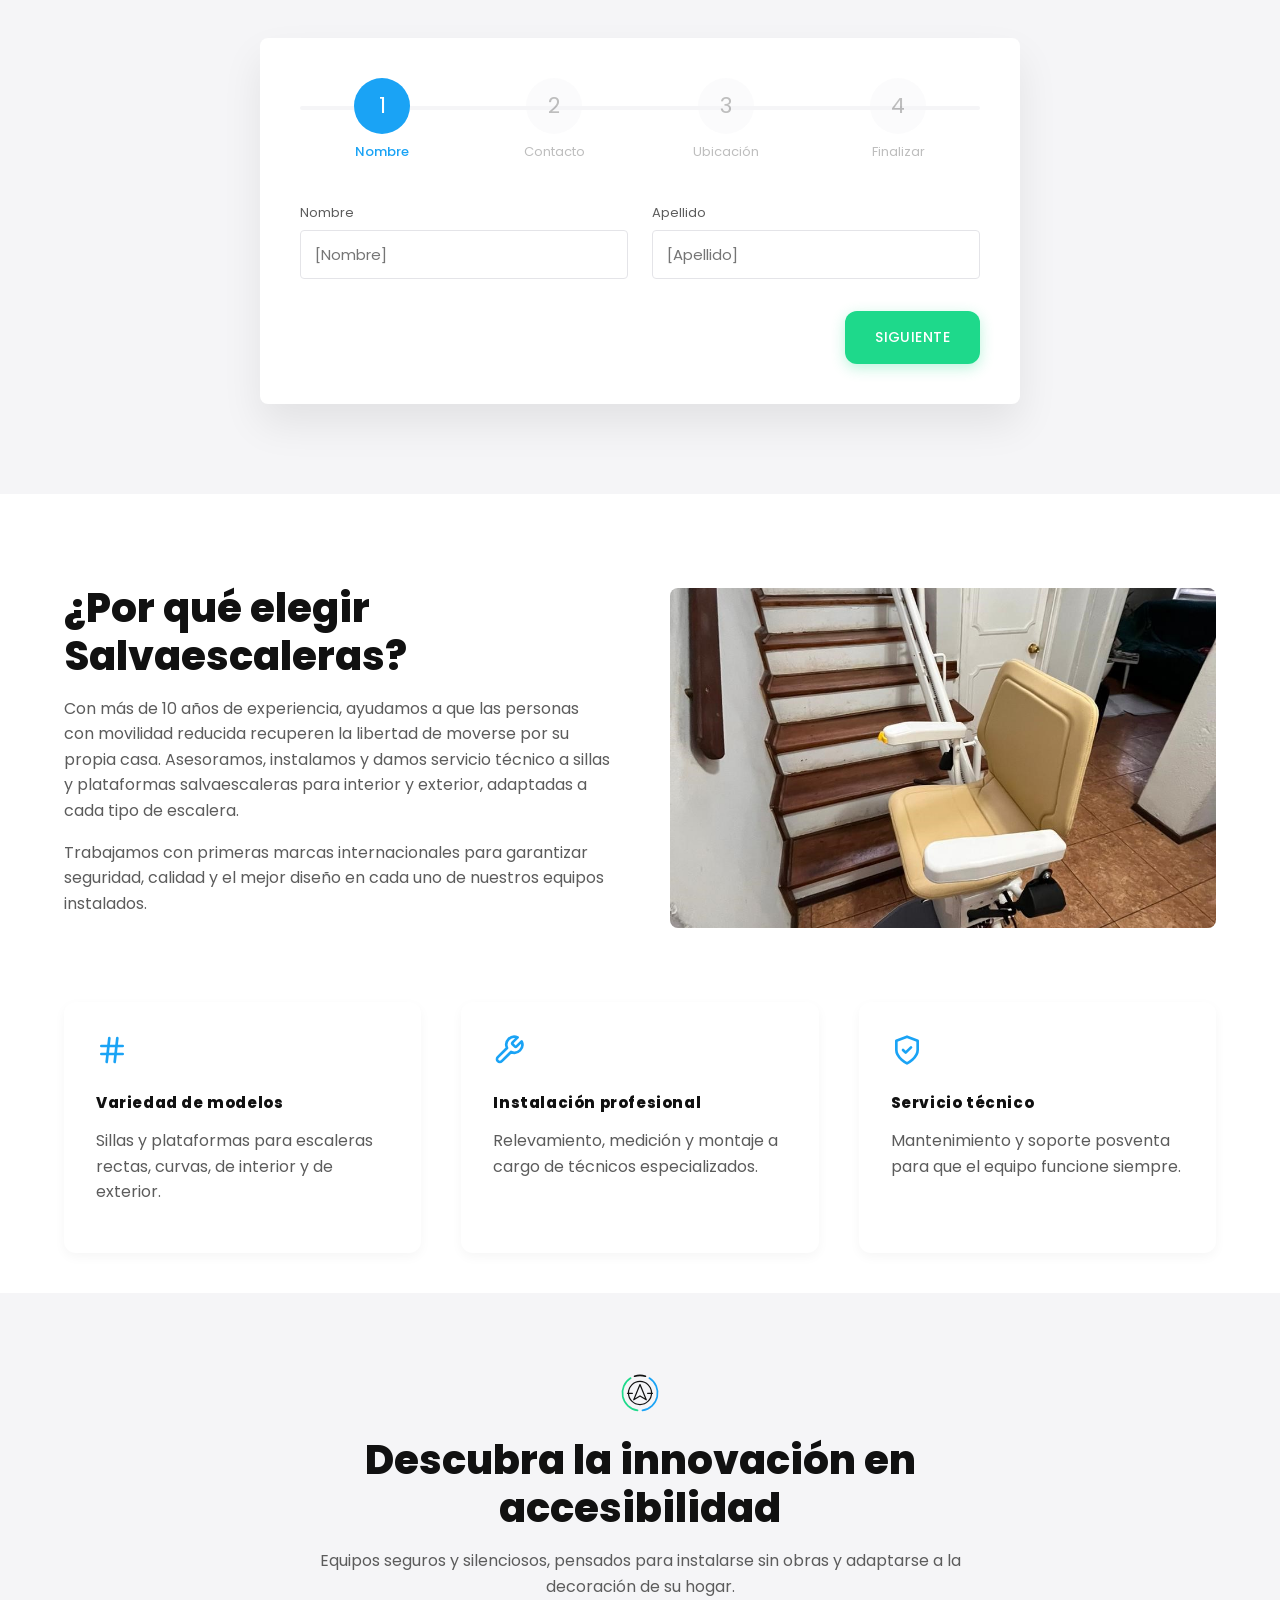
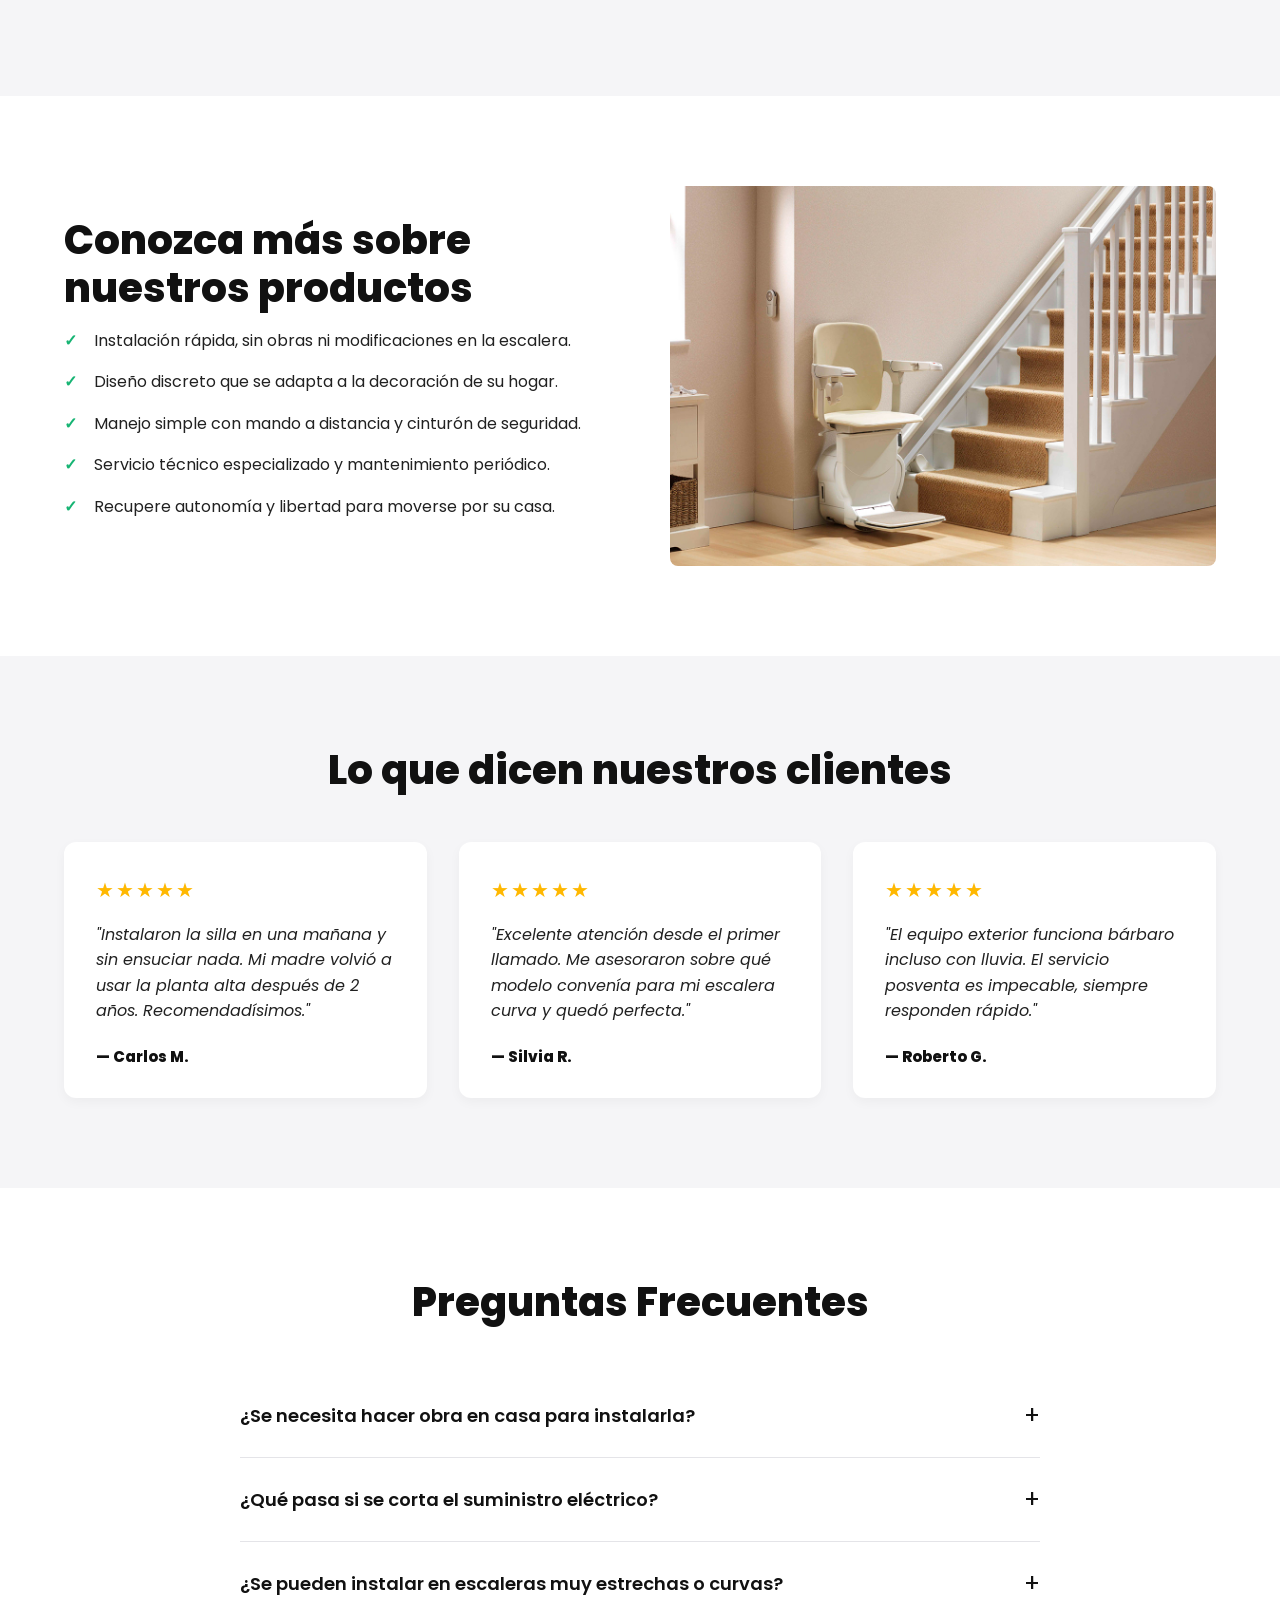
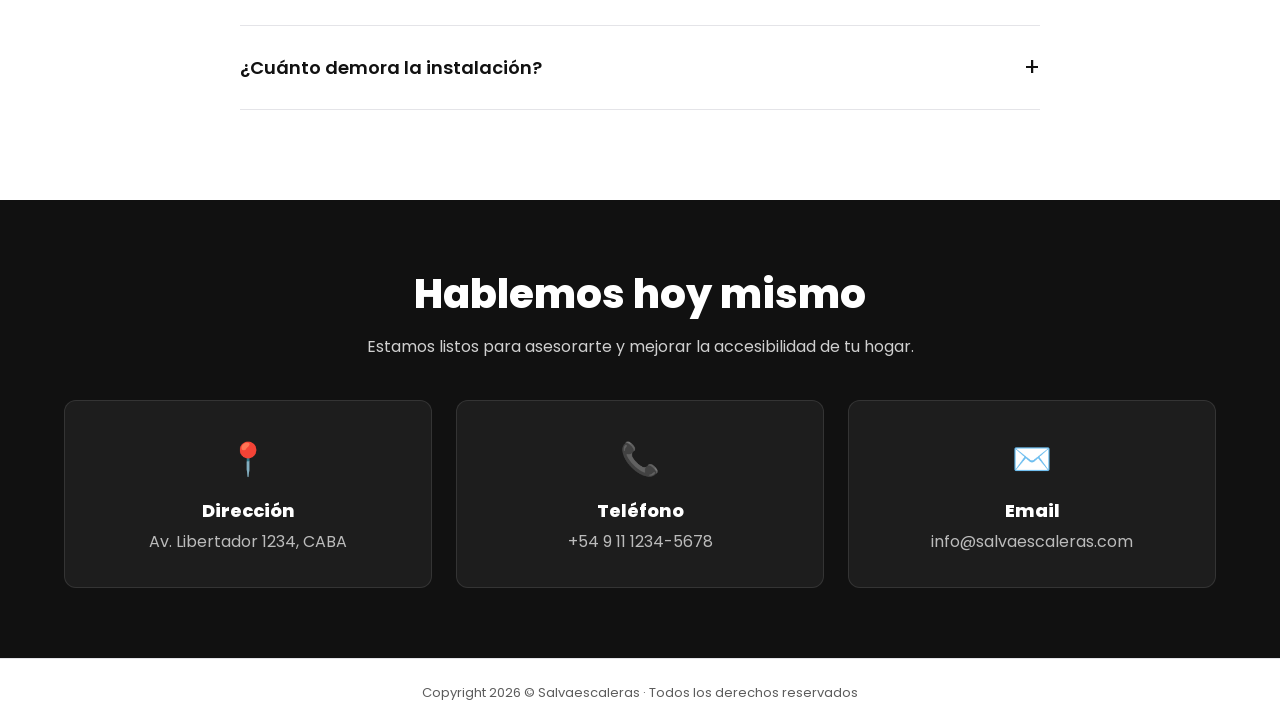
<file: proyectos/salvaescaleras/index.html>
<!DOCTYPE html>
<html lang="es">
<head>
<meta charset="UTF-8">
<meta name="viewport" content="width=device-width, initial-scale=1.0">
<title>Salvaescaleras - Sillas y Plataformas Salvaescaleras</title>
<meta name="description" content="Sillas y plataformas salvaescaleras para interior y exterior. Recupere su autonomía en casa con instalación y servicio técnico especializado.">
<link rel="icon" type="image/svg+xml" href="img/marca/favicon.svg">
<link rel="preconnect" href="https://fonts.googleapis.com">
<link rel="preconnect" href="https://fonts.gstatic.com" crossorigin>
<link href="https://fonts.googleapis.com/css2?family=Poppins:wght@400;500;600;700;800&display=swap" rel="stylesheet">
<link rel="stylesheet" href="styles.css">
</head>
<body>

<h1 class="visually-hidden">Sillas y Plataformas Salvaescaleras - Soluciones de Accesibilidad</h1>

<!-- ========== HEADER ========== -->
<header class="site-header" id="top">
  <div class="header-inner container">
    <a href="#top" class="logo">
      <img src="img/marca/logo-horizontal-color.svg" alt="Salvaescaleras" class="logo-img">
    </a>

    <button class="nav-toggle" id="navToggle" aria-label="Abrir menú">
      <span></span><span></span><span></span>
    </button>

    <nav class="main-nav" id="mainNav">
      <ul class="nav-list">
        <li class="nav-item has-mega">
          <button class="nav-trigger" aria-expanded="false">
            Sillas salvaescaleras
            <svg width="12" height="12" viewBox="0 0 24 24" fill="none" stroke="currentColor" stroke-width="2" class="nav-chev"><path d="m6 9 6 6 6-6"/></svg>
          </button>
          <div class="nav-content">
            <ul class="nav-grid">
              <li>
                <a href="#productos" class="nav-link-card">
                  <div class="nav-card-title">Sillas rectas</div>
                  <div class="nav-card-desc">Para tramos rectos sin descanso. Instalación rápida sin obras.</div>
                </a>
              </li>
              <li>
                <a href="#productos" class="nav-link-card">
                  <div class="nav-card-title">Sillas curvas</div>
                  <div class="nav-card-desc">A medida para escaleras con giros o múltiples tramos.</div>
                </a>
              </li>
            </ul>
          </div>
        </li>
        
        <li class="nav-item has-mega">
          <button class="nav-trigger" aria-expanded="false">
            Plataformas
            <svg width="12" height="12" viewBox="0 0 24 24" fill="none" stroke="currentColor" stroke-width="2" class="nav-chev"><path d="m6 9 6 6 6-6"/></svg>
          </button>
          <div class="nav-content">
            <ul class="nav-grid">
              <li>
                <a href="#productos" class="nav-link-card">
                  <div class="nav-card-title">Plataforma oblicua</div>
                  <div class="nav-card-desc">Sigue el recorrido de la escalera. Plegable y discreta.</div>
                </a>
              </li>
              <li>
                <a href="#productos" class="nav-link-card">
                  <div class="nav-card-title">Modelos exterior</div>
                  <div class="nav-card-desc">Equipos con protección especial contra la intemperie.</div>
                </a>
              </li>
            </ul>
          </div>
        </li>

        <li class="nav-item">
          <a href="#nosotros" class="nav-link-simple">Nosotros</a>
        </li>
        <li class="nav-item">
          <a href="#contacto" class="nav-link-simple">Contacto</a>
        </li>
      </ul>
    </nav>

    <a href="#presupuesto" class="btn btn-cta">Solicite su presupuesto</a>
  </div>
</header>

<!-- ========== HERO / CARRUSEL DE PRODUCTOS ========== -->
<section class="hero" id="productos">
  <div class="slider" id="slider">

    <article class="slide is-active">
      <div class="slide-media" style="background-image:url('img/silla-curva-amarilla.jpg')"></div>
      <div class="slide-content container">
        <h2>Sillas salvaescaleras</h2>
        <p>Cuentan con un asiento cómodo y plegable para que la persona se desplace sentada, subiendo y bajando la escalera con total seguridad y sin esfuerzo.</p>
        <div class="slide-actions">
          <a href="#productos-grid" class="btn btn-outline">Más información</a>
          <a href="#contacto" class="btn btn-cta">Contacto</a>
        </div>
      </div>
    </article>

    <article class="slide">
      <div class="slide-media" style="background-image:url('img/plataforma-silla-ruedas.jpg')"></div>
      <div class="slide-content container">
        <h2>Plataformas salvaescaleras</h2>
        <p>Diseñadas para transportar a una persona directamente en su silla de ruedas, sin necesidad de trasladarse a otro asiento.</p>
        <div class="slide-actions">
          <a href="#productos-grid" class="btn btn-outline">Más información</a>
          <a href="#contacto" class="btn btn-cta">Contacto</a>
        </div>
      </div>
    </article>

    <article class="slide">
      <div class="slide-media" style="background-image:url('img/exterior-salvaescaleras.jpg')"></div>
      <div class="slide-content container">
        <h2>Modelos para exterior</h2>
        <p>Fabricados con materiales resistentes a la intemperie, pensados para instalarse en escaleras al aire libre sin perder seguridad ni durabilidad.</p>
        <div class="slide-actions">
          <a href="#productos-grid" class="btn btn-outline">Más información</a>
          <a href="#contacto" class="btn btn-cta">Contacto</a>
        </div>
      </div>
    </article>

    <button class="slider-arrow prev" id="prevSlide" aria-label="Anterior">‹</button>
    <button class="slider-arrow next" id="nextSlide" aria-label="Siguiente">›</button>

    <div class="slider-dots" id="sliderDots"></div>
  </div>
</section>

<!-- ========== TRUST BANNER ========== -->
<div class="trust-banner fade-in">
  <div class="container">
    <p>Trabajamos con las mejores marcas a nivel mundial para garantizar su seguridad</p>
    <div class="brands-track">
      <span>Stannah</span>
      <span>Acorn</span>
      <span>Vimec</span>
      <span>Handicare</span>
      <span>Thyssenkrupp</span>
    </div>
  </div>
</div>

<!-- ========== NUESTROS PRODUCTOS ========== -->
<section class="products-section fade-in" id="productos-grid">
  <div class="container">
    <h2 class="section-title center">Nuestros productos</h2>
    <div class="products-grid">
      <article class="product-card">
        <div class="product-card-media" style="background-image:url('img/silla-recta-instalacion.jpg')"></div>
        <span class="product-card-bar bar-green"></span>
        <h3>Sillas salvaescaleras</h3>
        <p>Instalación en menos de 24 horas y funcionamiento a batería integrado para asegurar su uso constante, incluso durante cortes de luz.</p>
      </article>
      <article class="product-card">
        <div class="product-card-media" style="background-image:url('img/plataforma-silla-ruedas.jpg')"></div>
        <span class="product-card-bar bar-black"></span>
        <h3>Plataformas salvaescaleras</h3>
        <p>Capacidad de carga superior y controles ergonómicos integrados, maximizando la independencia y comodidad del usuario.</p>
      </article>
      <article class="product-card">
        <div class="product-card-media" style="background-image:url('img/exterior-salvaescaleras.jpg')"></div>
        <span class="product-card-bar bar-blue"></span>
        <h3>Modelos para exterior</h3>
        <p>Incorporan fundas protectoras y componentes sellados herméticamente contra lluvia, sol y humedad extremas.</p>
      </article>
    </div>
  </div>
</section>

<!-- ========== FORMULARIO DE PRESUPUESTO (WIZARD) ========== -->
<section class="quote-section fade-in" id="presupuesto">
  <div class="container">
    <h2 class="section-title center">Solicite su presupuesto</h2>

    <div class="wizard" id="wizard">
      <div class="wizard-steps">
        <div class="wizard-progress-bar"><div class="wizard-progress-fill" id="wizardProgress"></div></div>
        <div class="wizard-step is-active" data-step="1">
          <span class="step-circle">1</span>
          <span class="step-label">Nombre</span>
        </div>
        <div class="wizard-step" data-step="2">
          <span class="step-circle">2</span>
          <span class="step-label">Contacto</span>
        </div>
        <div class="wizard-step" data-step="3">
          <span class="step-circle">3</span>
          <span class="step-label">Ubicación</span>
        </div>
        <div class="wizard-step" data-step="4">
          <span class="step-circle">4</span>
          <span class="step-label">Finalizar</span>
        </div>
      </div>

      <form class="wizard-form" id="wizardForm">

        <div class="wizard-pane is-active" data-pane="1">
          <div class="form-row">
            <div class="form-field">
              <label for="fName">Nombre</label>
              <input type="text" id="fName" name="fName" placeholder="[Nombre]">
            </div>
            <div class="form-field">
              <label for="fLastName">Apellido</label>
              <input type="text" id="fLastName" name="fLastName" placeholder="[Apellido]">
            </div>
          </div>
        </div>

        <div class="wizard-pane" data-pane="2">
          <div class="form-row">
            <div class="form-field">
              <label for="fEmail">Email</label>
              <input type="email" id="fEmail" name="fEmail" placeholder="[correo@ejemplo.com]">
            </div>
            <div class="form-field">
              <label for="fPhone">Teléfono</label>
              <input type="tel" id="fPhone" name="fPhone" placeholder="[Teléfono]">
            </div>
          </div>
        </div>

        <div class="wizard-pane" data-pane="3">
          <div class="form-row">
            <div class="form-field">
              <label for="fCity">Ciudad</label>
              <input type="text" id="fCity" name="fCity" placeholder="[Ciudad]">
            </div>
            <div class="form-field">
              <label for="fProduct">Producto de interés</label>
              <select id="fProduct" name="fProduct">
                <option>Sillas salvaescaleras</option>
                <option>Plataformas salvaescaleras</option>
                <option>Modelos para exterior</option>
                <option>Otros</option>
              </select>
            </div>
          </div>
        </div>

        <div class="wizard-pane" data-pane="4">
          <p class="wizard-summary">Por favor, revise que sus datos sean correctos. Un asesor se comunicará a la brevedad para brindarle un presupuesto a medida.</p>
          <div class="form-checkbox">
            <input type="checkbox" id="fPrivacy" name="fPrivacy" required>
            <label for="fPrivacy">Acepto las políticas de privacidad y el tratamiento de mis datos.</label>
          </div>
        </div>

        <div class="wizard-actions">
          <button type="button" class="btn btn-outline" id="wizardBack">Atrás</button>
          <button type="button" class="btn btn-cta" id="wizardNext">Siguiente</button>
          <button type="submit" class="btn btn-cta" id="wizardSubmit" hidden>Enviar</button>
        </div>
      </form>
    </div>
  </div>
</section>

<!-- ========== ¿POR QUÉ ELEGIRNOS? ========== -->
<section class="why-us fade-in" id="nosotros">
  <div class="container why-us-grid">
    <div class="why-us-text">
      <h2 class="section-title">¿Por qué elegir Salvaescaleras?</h2>
      <p>Con más de 10 años de experiencia, ayudamos a que las personas con movilidad reducida recuperen la libertad de moverse por su propia casa. Asesoramos, instalamos y damos servicio técnico a sillas y plataformas salvaescaleras para interior y exterior, adaptadas a cada tipo de escalera.</p>
      <p>Trabajamos con primeras marcas internacionales para garantizar seguridad, calidad y el mejor diseño en cada uno de nuestros equipos instalados.</p>
    </div>
    <div class="why-us-media" style="background-image:url('img/silla-recta-instalacion.jpg')"></div>
  </div>

  <div class="container features-grid">
    <div class="feature-card">
      <div class="feature-icon">
        <svg width="32" height="32" viewBox="0 0 24 24" fill="none" stroke="currentColor" stroke-width="2" stroke-linecap="round" stroke-linejoin="round"><path d="M4 9h16"/><path d="M4 15h16"/><path d="M10 3L8 21"/><path d="M16 3l-2 18"/></svg>
      </div>
      <h3>Variedad de modelos</h3>
      <p>Sillas y plataformas para escaleras rectas, curvas, de interior y de exterior.</p>
    </div>
    <div class="feature-card">
      <div class="feature-icon">
        <svg width="32" height="32" viewBox="0 0 24 24" fill="none" stroke="currentColor" stroke-width="2" stroke-linecap="round" stroke-linejoin="round"><path d="M14.7 6.3a1 1 0 0 0 0 1.4l1.6 1.6a1 1 0 0 0 1.4 0l3.77-3.77a6 6 0 0 1-7.94 7.94l-6.91 6.91a2.12 2.12 0 0 1-3-3l6.91-6.91a6 6 0 0 1 7.94-7.94l-3.76 3.76z"/></svg>
      </div>
      <h3>Instalación profesional</h3>
      <p>Relevamiento, medición y montaje a cargo de técnicos especializados.</p>
    </div>
    <div class="feature-card">
      <div class="feature-icon">
        <svg width="32" height="32" viewBox="0 0 24 24" fill="none" stroke="currentColor" stroke-width="2" stroke-linecap="round" stroke-linejoin="round"><path d="M12 22s8-4 8-10V5l-8-3-8 3v7c0 6 8 10 8 10z"/><path d="m9 12 2 2 4-4"/></svg>
      </div>
      <h3>Servicio técnico</h3>
      <p>Mantenimiento y soporte posventa para que el equipo funcione siempre.</p>
    </div>
  </div>
</section>

<!-- ========== BANNER DE INNOVACIÓN ========== -->
<section class="innovation-banner fade-in">
  <div class="container center">
    <img src="img/marca/favicon.svg" alt="" class="mini-logo" width="40" height="40">
    <h2 class="section-title">Descubra la innovación en accesibilidad</h2>
    <p>Equipos seguros y silenciosos, pensados para instalarse sin obras y adaptarse a la decoración de su hogar.</p>
  </div>
</section>

<!-- ========== BENEFICIOS ========== -->
<section class="benefits fade-in">
  <div class="container benefits-grid">
    <div class="benefits-text">
      <h2 class="section-title">Conozca más sobre nuestros productos</h2>
      <ul class="checklist">
        <li>Instalación rápida, sin obras ni modificaciones en la escalera.</li>
        <li>Diseño discreto que se adapta a la decoración de su hogar.</li>
        <li>Manejo simple con mando a distancia y cinturón de seguridad.</li>
        <li>Servicio técnico especializado y mantenimiento periódico.</li>
        <li>Recupere autonomía y libertad para moverse por su casa.</li>
      </ul>
    </div>
    <div class="benefits-media" style="background-image:url('img/silla-recta-alfombra.jpg')"></div>
  </div>
</section>

<!-- ========== TESTIMONIOS ========== -->
<section class="testimonials-section fade-in" id="testimonios">
  <div class="container center">
    <h2 class="section-title">Lo que dicen nuestros clientes</h2>
    <div class="testimonials-grid">
      <div class="testimonial-card">
        <div class="stars">★★★★★</div>
        <p>"Instalaron la silla en una mañana y sin ensuciar nada. Mi madre volvió a usar la planta alta después de 2 años. Recomendadísimos."</p>
        <h4>— Carlos M.</h4>
      </div>
      <div class="testimonial-card">
        <div class="stars">★★★★★</div>
        <p>"Excelente atención desde el primer llamado. Me asesoraron sobre qué modelo convenía para mi escalera curva y quedó perfecta."</p>
        <h4>— Silvia R.</h4>
      </div>
      <div class="testimonial-card">
        <div class="stars">★★★★★</div>
        <p>"El equipo exterior funciona bárbaro incluso con lluvia. El servicio posventa es impecable, siempre responden rápido."</p>
        <h4>— Roberto G.</h4>
      </div>
    </div>
  </div>
</section>

<!-- ========== FAQ ========== -->
<section class="faq-section fade-in" id="faq">
  <div class="container">
    <h2 class="section-title center">Preguntas Frecuentes</h2>
    <div class="faq-accordion">
      <div class="faq-item">
        <button class="faq-trigger">¿Se necesita hacer obra en casa para instalarla? <span class="faq-icon">+</span></button>
        <div class="faq-content"><p>No, nuestras sillas y plataformas se fijan directamente a los escalones, no a la pared, por lo que no requieren ninguna reforma arquitectónica ni albañilería.</p></div>
      </div>
      <div class="faq-item">
        <button class="faq-trigger">¿Qué pasa si se corta el suministro eléctrico? <span class="faq-icon">+</span></button>
        <div class="faq-content"><p>Todos nuestros equipos funcionan con un sistema de baterías autorecargables. En caso de un corte de luz, el equipo seguirá funcionando con normalidad para realizar varios viajes.</p></div>
      </div>
      <div class="faq-item">
        <button class="faq-trigger">¿Se pueden instalar en escaleras muy estrechas o curvas? <span class="faq-icon">+</span></button>
        <div class="faq-content"><p>Sí, contamos con modelos diseñados específicamente para espacios reducidos, escaleras de caracol, con descansos o giros muy pronunciados.</p></div>
      </div>
      <div class="faq-item">
        <button class="faq-trigger">¿Cuánto demora la instalación? <span class="faq-icon">+</span></button>
        <div class="faq-content"><p>Una vez fabricado el riel (en caso de ser curvo), la instalación en el domicilio suele demorar menos de un día, dejando todo listo y probado.</p></div>
      </div>
    </div>
  </div>
</section>

<!-- ========== CONTACTO ========== -->
<section class="contact-section fade-in" id="contacto">
  <div class="container center">
    <h2 class="section-title">Hablemos hoy mismo</h2>
    <p>Estamos listos para asesorarte y mejorar la accesibilidad de tu hogar.</p>
    
    <div class="contact-grid">
      <div class="contact-card">
        <div class="contact-icon">📍</div>
        <h4>Dirección</h4>
        <p>Av. Libertador 1234, CABA</p>
      </div>
      <div class="contact-card">
        <div class="contact-icon">📞</div>
        <h4>Teléfono</h4>
        <p>+54 9 11 1234-5678</p>
      </div>
      <div class="contact-card">
        <div class="contact-icon">✉️</div>
        <h4>Email</h4>
        <p>info@salvaescaleras.com</p>
      </div>
    </div>
  </div>
</section>

<!-- ========== FOOTER ========== -->
<footer class="site-footer">
  <div class="container center">
    <p>Copyright <span id="year"></span> © Salvaescaleras · Todos los derechos reservados</p>
  </div>
</footer>

<!-- ========== WHATSAPP FLOAT ========== -->
<a href="https://wa.me/123456789" class="whatsapp-float" target="_blank" rel="noopener" aria-label="Contactar por WhatsApp">
  <svg viewBox="0 0 24 24" fill="currentColor" width="32" height="32"><path d="M12.031 6.172c-3.181 0-5.767 2.586-5.768 5.766-.001 1.298.38 2.27 1.019 3.287l-.582 2.128 2.182-.573c.978.58 1.712.921 3.149.921 3.181 0 5.767-2.587 5.768-5.766 0-3.181-2.587-5.767-5.768-5.767zm3.333 8.13c-.159.278-.595.441-1.22.441-.624 0-1.74-.298-3.197-1.579-1.457-1.28-2.129-2.614-2.288-2.893-.159-.278-.016-.425.132-.556.148-.13.318-.363.477-.544.159-.181.212-.314.318-.521.106-.207.053-.391-.027-.531-.08-.14-.728-1.782-.997-2.439-.269-.657-.543-.568-.745-.578-.202-.01-.435-.012-.668-.012-.233 0-.612.087-.931.428-.319.341-1.22 1.182-1.22 2.879 0 1.698 1.251 3.344 1.425 3.576.174.232 2.457 3.714 5.952 5.177 3.495 1.462 3.495.975 4.133.921.637-.054 2.062-.835 2.353-1.64.292-.805.292-1.492.204-1.64zM12 2C6.477 2 2 6.477 2 12c0 1.831.493 3.558 1.368 5.042L2 22l5.127-1.314C8.528 21.528 10.219 22 12 22c5.523 0 10-4.477 10-10S17.523 2 12 2zm0 18c-1.56 0-3.056-.4-4.37-1.157l-.313-.18-3.092.793.812-2.985-.203-.318A7.95 7.95 0 0 1 4 12c0-4.411 3.589-8 8-8s8 3.589 8 8-3.589 8-8 8z"/></svg>
</a>

<script src="script.js"></script>
</body>
</html>
</file>
<file: css/style.css>
:root {
      --red:        #E30000;
      --red-intense: #D60303;
      --red-deep:   #9A0D0D;
      --red-profound: #B00909;
      --teal-deep:  #002b2f;
      --black:      #000000;
      --char:       #181818;
      --dark:       #202020;
      --panel:      #141414;
      --white:      #FFFFFF;
      --silver:     #D9DCDC;
      --muted:      rgba(217,220,220,.75);
      --dim:        rgba(217,220,220,.3);
      --line:       rgba(255,255,255,.12);
      --font-display: 'Inter', sans-serif;
      --font-tag:     'Inter', sans-serif;
      --font-accent:  'Inter', sans-serif;
      --font-body:    'Inter', sans-serif;
      --font-mono:    'Inter', sans-serif;
    }

    :root { color-scheme: dark; }

    *, *::before, *::after { box-sizing: border-box; margin: 0; padding: 0; }
    @media (prefers-reduced-motion: no-preference) { html { scroll-behavior: smooth; } }

    body {
      background: var(--black);
      color: var(--white);
      font-family: var(--font-body);
      font-size: 14px;
      line-height: 1.65;
      overflow-x: hidden;
      letter-spacing: .01em;
    }

    ::-webkit-scrollbar { width: 3px; }
    ::-webkit-scrollbar-track { background: var(--black); }
    ::-webkit-scrollbar-thumb { background: var(--red); }

    img { max-width: 100%; display: block; }
    a { color: inherit; text-decoration: none; touch-action: manipulation; -webkit-tap-highlight-color: transparent; }
    button { touch-action: manipulation; -webkit-tap-highlight-color: transparent; }

    .sr-only {
      position: absolute;
      width: 1px; height: 1px;
      padding: 0; margin: -1px;
      overflow: hidden;
      clip: rect(0,0,0,0);
      white-space: nowrap;
      border: 0;
    }
    .skip-link {
      position: fixed;
      top: -100%;
      left: 1rem;
      z-index: 10000;
      background: var(--red);
      color: var(--white);
      font-family: var(--font-mono);
      font-size: .75rem;
      letter-spacing: .02em;
      
      padding: .8rem 1.2rem;
      border-radius: 6px;
      transition: top .2s ease;
    }
    .skip-link:focus {
      top: 1rem;
      outline: 2px solid var(--white);
      outline-offset: 2px;
    }

    /* ── HEADER ── */
    #site-header {
      position: sticky;
      top: 0;
      z-index: 900;
      width: 100%;
      border-bottom: 1px solid transparent;
      transition: background .35s ease, border-color .35s ease,
                  box-shadow .35s ease, max-width .35s ease,
                  margin .35s ease, border-radius .35s ease,
                  top .35s ease;
    }

    #site-header.hdr-scrolled {
      background: rgba(0,0,0,.82);
      backdrop-filter: blur(14px);
      -webkit-backdrop-filter: blur(14px);
      border-color: rgba(227,0,0,.12);
      box-shadow: 0 4px 12px rgba(0,0,0,.16);
    }

    @media(min-width:768px) {
      #site-header.hdr-scrolled {
        top: 1rem;
        max-width: 900px;
        margin: 0 auto;
        border-radius: 12px;
        border: 1px solid rgba(227,0,0,.15);
      }
    }

    #site-header.hdr-open {
      background: rgba(0,0,0,.96);
    }

    .hdr-nav {
      display: flex;
      height: 60px;
      align-items: center;
      justify-content: space-between;
      padding: 0 2rem;
      transition: height .35s ease, padding .35s ease;
    }
    #site-header.hdr-scrolled .hdr-nav { height: 52px; }
    @media(min-width:768px) {
      #site-header.hdr-scrolled .hdr-nav { padding: 0 1.2rem; }
    }

    .hdr-logo {
      display: flex;
      align-items: center;
      gap: .6rem;
      text-decoration: none;
      flex-shrink: 0;
    }
    .hdr-logo-img {
      height: 36px;
      width: 36px;
      object-fit: contain;
      transition: height .35s ease;
    }
    #site-header.hdr-scrolled .hdr-logo-img { height: 30px; width: 30px; }
    .hdr-logo-text {
      font-family: var(--font-display);
      font-weight: 700;
      font-size: 1.4rem;
      letter-spacing: .02em;
      color: var(--white);
    }
    .hdr-logo-text em { color: var(--red); font-style: normal; }

    .hdr-links {
      display: none;
      align-items: center;
      gap: .25rem;
    }
    @media(min-width:768px) { .hdr-links { display: flex; } }

    .hdr-link {
      font-family: var(--font-mono);
      font-size: .75rem;
      letter-spacing: .02em;
      
      color: var(--silver);
      padding: .5rem .9rem;
      border-radius: 6px;
      transition: color .2s, background .2s;
      position: relative;
    }
    .hdr-link::after {
      content: '';
      position: absolute;
      bottom: 4px; left: .9rem; right: .9rem;
      height: 1px;
      background: var(--red);
      transform: scaleX(0);
      transform-origin: left;
      transition: transform .3s;
    }
    .hdr-link:hover { color: var(--white); background: rgba(255,255,255,.04); }
    .hdr-link:hover::after { transform: scaleX(1); }

    .hdr-cta {
      font-family: var(--font-mono);
      font-size: .75rem;
      letter-spacing: .02em;
      
      background: var(--red);
      color: var(--white);
      padding: .5rem 1.2rem .5rem .9rem;
      border: 2px solid var(--white);
      cursor: pointer;
      transition: background .2s, transform .15s, box-shadow .2s;
      margin-left: .5rem;
      text-decoration: none;
      display: inline-flex;
      align-items: center;
      gap: .4rem;
      border-radius: 9999px;
    }
    .hdr-cta::before { content: '▸'; font-size: .75rem; }
    .hdr-cta:hover {
      background: var(--red-intense);
    }

    .hdr-burger {
      display: flex;
      align-items: center;
      justify-content: center;
      width: 40px; height: 40px;
      background: rgba(255,255,255,.06);
      border: 1px solid rgba(255,255,255,.1);
      border-radius: 8px;
      cursor: pointer;
      padding: 0;
      transition: background .2s, border-color .2s;
      flex-shrink: 0;
    }
    .hdr-burger:hover { background: rgba(255,255,255,.1); border-color: rgba(227,0,0,.3); }
    @media(min-width:768px) { .hdr-burger { display: none; } }

    .menu-svg {
      width: 20px; height: 20px;
      stroke: var(--white);
      fill: none;
      stroke-width: 2.5;
      stroke-linecap: round;
      stroke-linejoin: round;
      transition: transform 300ms ease-in-out;
    }
    .menu-svg.is-open { transform: rotate(-45deg); }

    .menu-path-top {
      transition: stroke-dasharray 300ms ease-in-out,
                  stroke-dashoffset 300ms ease-in-out;
      stroke-dasharray: 12 63;
    }
    .menu-svg.is-open .menu-path-top {
      stroke-dasharray: 20 300;
      stroke-dashoffset: -32.42px;
    }

    .hdr-drawer {
      position: fixed;
      top: 60px;
      left: 0; right: 0; bottom: 0;
      z-index: 850;
      background: rgba(0,0,0,.97);
      border-top: 1px solid rgba(227,0,0,.1);
      display: flex;
      flex-direction: column;
      overflow: hidden;
      overscroll-behavior: contain;
      pointer-events: none;
      opacity: 0;
      transform: scale(.97);
      transition: opacity 300ms ease, transform 300ms ease;
    }
    .hdr-drawer.is-open {
      pointer-events: auto;
      opacity: 1;
      transform: scale(1);
    }
    @media(min-width:768px) { .hdr-drawer { display: none; } }

    .hdr-drawer-inner {
      display: flex;
      flex-direction: column;
      justify-content: space-between;
      height: 100%;
      padding: 1.5rem 1.5rem 2.5rem;
      gap: 1rem;
    }

    .hdr-drawer-links { display: grid; gap: .5rem; }
    .hdr-drawer-link {
      font-family: var(--font-mono);
      font-size: .8rem;
      letter-spacing: .02em;
      
      color: var(--silver);
      padding: .9rem 1rem;
      border-radius: 8px;
      transition: color .2s, background .2s, padding-left .2s;
      display: flex;
      align-items: center;
      gap: .7rem;
    }
    .hdr-drawer-link::before {
      content: '';
      display: block;
      width: 4px; height: 4px;
      background: var(--red);
      border-radius: 50%;
      flex-shrink: 0;
      transition: transform .2s;
    }
    .hdr-drawer-link:hover {
      color: var(--white);
      background: rgba(255,255,255,.04);
      padding-left: 1.4rem;
    }
    .hdr-drawer-link:hover::before { transform: scale(1.5); }

    .hdr-drawer-cta {
      display: block;
      width: 100%;
      font-family: var(--font-mono);
      font-size: .75rem;
      letter-spacing: .02em;
      
      text-align: center;
      background: var(--red);
      color: var(--white);
      padding: 1rem;
      border-radius: 9999px;
      border: 2px solid var(--white);
      cursor: pointer;
      transition: background .2s;
      text-decoration: none;
    }
    .hdr-drawer-cta:hover { background: var(--red); }

    /* ── HERO ── */
    #hero {
      min-height: 100dvh;
      display: grid;
      grid-template-columns: 1fr 420px;
      position: relative;
      overflow: hidden;
      align-items: center;
    }

    .hero-bg {
      position: absolute; inset: 0;
      z-index: 1;
      pointer-events: none;
      background-image: url('../images/hero-bg-grid.webp');
      background-size: cover;
      background-position: center;
      opacity: .5;
      mask-image: linear-gradient(180deg, transparent 0%, black 30%, black 85%, transparent 100%);
      -webkit-mask-image: linear-gradient(180deg, transparent 0%, black 30%, black 85%, transparent 100%);
    }
    .hero-bg::before {
      content: '';
      position: absolute; inset: 0;
      background: linear-gradient(90deg, var(--black) 0%, rgba(0,0,0,.55) 42%, transparent 75%);
    }

    .hero-content {
      grid-column: 1;
      display: flex;
      flex-direction: column;
      justify-content: center;
      padding: 5rem 3rem 4rem 4.5rem;
      position: relative;
      z-index: 2;
    }

    .hero-title {
      font-family: var(--font-display);
      font-weight: 300;
      font-size: clamp(2.2rem, 3.9vw, 3.7rem);
      line-height: 1.08;
      letter-spacing: -.02em;
      text-wrap: balance;
      max-width: 17ch;
      margin-bottom: 1.4rem;
    }
    .hero-title-accent { font-weight: 700; color: var(--white); box-shadow: inset 0 -.14em 0 var(--red); }


    .hero-badge {
      display: inline-flex;
      align-items: center;
      gap: .6rem;
      font-family: var(--font-mono);
      font-size: .75rem;
      font-weight: 500;
      letter-spacing: .02em;
      color: var(--white);
      background: rgba(227,0,0,.12);
      border: 1px solid rgba(227,0,0,.3);
      padding: .4rem 1rem .4rem .7rem;
      border-radius: 9999px;
    }
    .hero-badge::before {
      display: none;
    }
    .hero-badge-dot {
      width: 6px; height: 6px;
      background: var(--red);
      border-radius: 50%;
      animation: pulse 2s infinite;
    }
    @keyframes pulse { 0%,100%{opacity:1} 50%{opacity:.3} }


    .hero-desc {
      font-size: 1.2rem;
      font-weight: 400;
      line-height: 1.75;
      color: var(--silver);
      max-width: 460px;
      margin-bottom: 2.5rem;
    }
    .hero-desc strong { color: var(--white); font-weight: 700; }

    .hero-btns { display: flex; gap: 1rem; flex-wrap: wrap; }

    .btn-wa-ico { width: 18px; height: 18px; flex-shrink: 0; }
    .btn-primary {
      display: inline-flex;
      align-items: center;
      gap: .6rem;
      font-family: var(--font-mono);
      font-size: .95rem;
      font-weight: 700;
      letter-spacing: .01em;
      background: var(--red);
      color: var(--white);
      padding: .85rem 1.8rem .85rem 1.4rem;
      border: 2px solid var(--white);
      cursor: pointer;
      transition: background .2s, transform .15s;
      position: relative;
      overflow: hidden;
      border-radius: 9999px;
    }
    .btn-primary:hover { background: var(--red-intense); }

    .btn-ghost {
      display: inline-flex;
      align-items: center;
      gap: .5rem;
      font-family: var(--font-mono);
      font-size: .95rem;
      font-weight: 700;
      letter-spacing: .01em;
      background: transparent;
      color: var(--white);
      padding: .85rem 1.8rem .85rem 1.4rem;
      border: 2px solid var(--white);
      cursor: pointer;
      transition: border-color .2s, background .2s, color .2s;
      border-radius: 9999px;
    }
    .btn-ghost:hover {
      border-color: var(--red);
      background: rgba(227,0,0,.06);
      color: var(--white);
    }

    .hero-stats {
      display: flex;
      align-items: center;
      gap: 0;
      margin-top: 3rem;
      background: rgba(227,0,0,.07);
      border: 1px solid rgba(227,0,0,.25);
      border-left: 4px solid var(--red);
      padding: 1.2rem 1.8rem;
      border-radius: 8px;
      position: relative;
      overflow: hidden;
    }
    .stat {
      flex: 1;
      display: flex;
      flex-direction: column;
      align-items: center;
      text-align: center;
    }
    .stat .num {
      font-family: var(--font-display);
      font-weight: 300;
      font-size: 2.6rem;
      color: var(--red);
      line-height: 1;
      display: block;
      letter-spacing: 0;
      font-variant-numeric: tabular-nums;
    }
    .stat .lbl {
      font-family: var(--font-mono);
      font-size: .8rem;
      font-weight: 600;
      letter-spacing: .02em;
      color: var(--white);
      margin-top: .35rem;
    }
    .stat-divider {
      width: 1px;
      height: 44px;
      background: rgba(227,0,0,.25);
      flex-shrink: 0;
      margin: 0 .5rem;
    }

    .hero-avatar {
      grid-column: 2;
      display: flex;
      align-items: stretch;
      justify-content: center;
      position: relative;
      z-index: 2;
      padding: 5rem 1.5rem 0 1rem;
    }
    .hero-avatar-senalando {
      width: 100%;
      max-width: 480px;
      height: auto;
      object-fit: contain;
      filter: drop-shadow(0 12px 32px rgba(0,0,0,.5));
      animation: float 5s ease-in-out infinite;
      flex-shrink: 0;
    }
    @keyframes float { 0%,100% { transform: translateY(0); } 50% { transform: translateY(-14px); } }

    /* MARQUEE STRIP */
    .strip {
      background: var(--red);
      padding: .9rem 0;
      overflow: hidden;
      position: relative;
      z-index: 3;
    }
    .strip-inner {
      display: flex;
      gap: 2.5rem;
      animation: marquee 20s linear infinite;
      white-space: nowrap;
    }
    .strip-inner span {
      font-family: var(--font-display);
      font-weight: 600;
      font-size: .95rem;
      letter-spacing: .01em;
      color: rgba(255,255,255,.85);
      flex-shrink: 0;
    }
    .strip-inner span.dot { color: rgba(255,255,255,.4); font-size: .75rem; }
    @keyframes marquee { from{transform:translateX(0)} to{transform:translateX(-50%)} }

    /* ── SECTION COMMONS ── */
    .sec { position: relative; padding: 6rem 4.5rem; }
    .sec-label {
      font-family: var(--font-mono);
      font-weight: 500;
      font-size: .78rem;
      letter-spacing: .04em;
      color: var(--silver);
      display: flex;
      align-items: center;
      gap: .7rem;
      margin-bottom: .8rem;
    }
    .sec-label::before { content: ''; width: 28px; height: 1px; background: var(--red); flex-shrink: 0; }
    .sec-label-img { height: 34px; width: auto; display: block; }
    .sec-label-signature { margin-bottom: 1.4rem; }
    .sec-label-signature::before { display: none; }
    .sec-label-signature .sec-label-img { height: 62px; }
    .sec-title {
      font-family: var(--font-display);
      font-weight: 300;
      font-size: clamp(2.8rem, 5.5vw, 6rem);
      line-height: 1.1;
      letter-spacing: 0;
      text-wrap: balance;
    }

    .btn-primary, .btn-ghost, .btn-dark, .btn-outline-white,
    .hdr-cta, .hdr-drawer-cta, .fsub, .car-arrow {
      transition-property: background, border-color, color, transform;
      transition-duration: .2s;
    }
    .btn-primary:active, .btn-ghost:active, .btn-dark:active, .btn-outline-white:active,
    .hdr-cta:active, .hdr-drawer-cta:active, .fsub:active, .car-arrow:active {
      transform: scale(.97);
    }
    .sec-title .outline { color: var(--silver); }

    /* ── SERVICES ── */
    #services { background: var(--panel); }

    .svc-header {
      display: grid;
      grid-template-columns: 1fr 1fr;
      gap: 4rem;
      align-items: end;
      margin-bottom: 4rem;
    }
    .svc-intro {
      font-size: 1.05rem;
      font-weight: 400;
      line-height: 1.8;
      color: var(--silver);
    }

    .svc-grid {
      display: grid;
      grid-template-columns: repeat(3, 1fr);
      gap: 1.5rem;
      background: rgba(255,255,255,.05);
    }

    .svc-card {
      background: var(--panel);
      padding: 2.5rem 2rem;
      position: relative;
      overflow: hidden;
      border: 1px solid var(--line);
      transition: background .3s;
    }
    .svc-card::before {
      content: '';
      position: absolute;
      top: 0; left: 0; right: 0;
      height: 2px;
      background: var(--red);
      transform: scaleX(0);
      transform-origin: left;
      transition: transform .4s;
    }
    .svc-card:hover::before { transform: scaleX(1); }
    .svc-card:hover { background: #1a1a1a; }

    .svc-card.svc-photo {
      background-image:
        linear-gradient(180deg, rgba(10,10,10,.55) 0%, rgba(10,10,10,.88) 60%, var(--panel) 100%),
        var(--svc-img);
      background-size: cover;
      background-position: center;
    }
    .svc-card.svc-photo:hover {
      background-image:
        linear-gradient(180deg, rgba(10,10,10,.45) 0%, rgba(10,10,10,.82) 60%, #1a1a1a 100%),
        var(--svc-img);
    }
    .svc-card.svc-photo.special {
      background-image:
        linear-gradient(180deg, rgba(10,10,10,.55) 0%, rgba(10,10,10,.88) 60%, #0e0000 100%),
        var(--svc-img);
    }
    .svc-card.svc-photo.special:hover {
      background-image:
        linear-gradient(180deg, rgba(10,10,10,.45) 0%, rgba(10,10,10,.82) 60%, #120000 100%),
        var(--svc-img);
    }

    .svc-num {
      position: absolute;
      top: 1rem; right: 1.5rem;
      font-family: var(--font-display);
      font-weight: 300;
      font-size: clamp(2rem, 4vw, 3rem);
      color: rgba(227,0,0,.06);
      line-height: 1;
      transition: color .3s;
    }
    .svc-card:hover .svc-num { color: rgba(227,0,0,.12); }

    .svc-icon { display: block; margin-bottom: 1.2rem; width: 30px; height: 30px; color: var(--red); }
    .svc-icon svg { width: 100%; height: 100%; }
    .svc-name {
      font-family: var(--font-display);
      font-weight: 600;
      font-size: clamp(1.4rem, 2.5vw, 1.8rem);
      letter-spacing: 0;
      margin-bottom: .8rem;
      line-height: 1;
    }
    .svc-desc {
      font-size: .92rem;
      font-weight: 400;
      line-height: 1.7;
      color: var(--silver);
      margin-bottom: 1.2rem;
    }
    .svc-tags { display: flex; flex-wrap: wrap; gap: .3rem; }
    .svc-tag {
      font-family: var(--font-mono);
      font-size: .75rem;
      letter-spacing: .02em;
      
      color: var(--muted);
      border: 1px solid rgba(255,255,255,.07);
      padding: .2rem .5rem .2rem .35rem;
      display: inline-flex;
      align-items: center;
      gap: .3rem;
      transition: color .2s, border-color .2s;
    }
    .svc-tag::before { content: '▸'; color: var(--red); font-size: .75rem; flex-shrink: 0; }
    .svc-card:hover .svc-tag { color: var(--silver); border-color: rgba(255,255,255,.12); }

    .svc-card.special { background: linear-gradient(135deg, #160000, #0e0000); border: 1px solid rgba(227,0,0,.15); }
    .svc-card.special .svc-name { color: var(--red); }
    .svc-card.special:hover { background: linear-gradient(135deg, #1c0000, #120000); }

    /* ── SOFT SKILLS BAND ── */
    .skills-band {
      background: var(--dark);
      padding: 3.5rem 4.5rem;
      border-top: 1px solid rgba(255,255,255,.04);
      border-bottom: 1px solid rgba(255,255,255,.04);
    }
    .skills-band-title {
      font-family: var(--font-mono);
      font-size: 1rem;
      letter-spacing: .02em;
      
      color: var(--muted);
      margin-bottom: 1.8rem;
    }
    .skill-pills { display: flex; flex-wrap: wrap; gap: .7rem; }
    .sk-pill {
      font-family: var(--font-mono);
      font-size: .85rem;
      letter-spacing: .08em;
      
      padding: .65rem 1.2rem .65rem .8rem;
      border: 1px solid rgba(255,255,255,.08);
      color: var(--silver);
      transition: border-color .25s, color .25s, background .25s, transform .15s;
      display: inline-flex;
      align-items: center;
      gap: .65rem;
      position: relative;
    }
    .sk-pill svg { width: 26px; height: 26px; flex-shrink: 0; opacity: .7; transition: opacity .2s; }
    .sk-pill:hover svg { opacity: 1; }
    .sk-pill::before { display: none; }
    .sk-pill:hover {
      border-color: rgba(227,0,0,.4);
      color: var(--white);
      background: rgba(227,0,0,.04);
      transform: translateY(-1px);
    }
    .sk-pill.highlight {
      border-color: rgba(227,0,0,.35);
      color: var(--red);
      background: rgba(227,0,0,.06);
    }
    .sk-pill.highlight svg { opacity: 1; }
    .sk-pill.highlight:hover {
      border-color: var(--red);
      background: rgba(227,0,0,.1);
      color: var(--white);
    }

    /* ── PORTFOLIO ── */

    .port-header {
      display: flex;
      justify-content: space-between;
      align-items: flex-end;
      margin-bottom: 3rem;
      flex-wrap: wrap;
      gap: 2rem;
    }

    .port-more { text-align: center; margin-top: 3rem; }

    /* ── TRAMITES ── */
    #tramites {
      background: #0d0000;
      overflow: hidden;
    }
    .tram-header { text-align: center; margin-bottom: 3.5rem; }
    .tram-header .sec-label { justify-content: center; }
    .tram-header .sec-label::before { display: none; }
    .tram-intro {
      font-size: 1.05rem;
      color: var(--silver);
      line-height: 1.7;
      max-width: 620px;
      margin: 1.2rem auto 0;
    }

    .tram-stats {
      display: flex;
      flex-wrap: wrap;
      justify-content: center;
      gap: 2rem 3rem;
      margin: 2rem 0 2.5rem;
      padding: 1.5rem 0;
      border-top: 1px solid var(--line);
      border-bottom: 1px solid var(--line);
    }
    .tram-stat { display: flex; flex-direction: column; align-items: center; text-align: center; gap: .3rem; }
    .tram-stat .num {
      font-family: var(--font-display);
      font-weight: 300;
      font-size: clamp(1.8rem, 4vw, 2.6rem);
      color: var(--red);
      line-height: 1;
      font-variant-numeric: tabular-nums;
    }
    .tram-stat .lbl {
      font-family: var(--font-mono);
      font-weight: 600;
      font-size: .72rem;
      letter-spacing: .02em;
      color: var(--white);
      line-height: 1.3;
    }
    @media(max-width:600px) {
      .tram-stats { gap: 1.5rem 2rem; }
    }

    .entes-grid {
      display: grid;
      grid-template-columns: repeat(7, 1fr);
      gap: 1px;
      background: rgba(227,0,0,.06);
      margin-bottom: 3rem;
    }

    .ente-card {
      background: var(--panel);
      padding: 1.6rem .8rem 1.4rem;
      display: flex;
      align-items: center;
      justify-content: center;
      text-align: center;
      position: relative;
      overflow: hidden;
      transition: background .25s, transform .2s;
      cursor: default;
      min-height: 80px;
    }
    .ente-card::after {
      content: '';
      position: absolute;
      bottom: 0; left: 0; right: 0;
      height: 2px;
      background: var(--red);
      transform: scaleX(0);
      transition: transform .3s ease;
      transform-origin: center;
    }
    .ente-card:hover::after { transform: scaleX(1); }
    .ente-card:hover { background: #1a0a0a; }
    .ente-highlight { background: #131010; }
    .ente-highlight .ente-name { color: var(--white); }
    .ente-name {
      font-family: var(--font-display);
      font-weight: 600;
      font-size: clamp(.7rem, 1.2vw, .95rem);
      letter-spacing: 0;
      color: var(--silver);
      line-height: 1.15;
      transition: color .2s, letter-spacing .2s;
      position: relative;
      z-index: 1;
    }
    .ente-card:hover .ente-name { color: var(--white); letter-spacing: .02em; }

    @media(max-width:1100px) { .entes-grid { grid-template-columns: repeat(5,1fr); } }
    @media(max-width:700px)  { .entes-grid { grid-template-columns: repeat(3,1fr); } }
    @media(max-width:420px)  { .entes-grid { grid-template-columns: repeat(2,1fr); } }

    .tram-cta-bar {
      display: flex;
      align-items: center;
      justify-content: space-between;
      gap: 2rem;
      padding: 2rem 2.5rem;
      background: rgba(227,0,0,.06);
      border: 1px solid rgba(227,0,0,.15);
      flex-wrap: wrap;
    }
    .tram-cta-text { font-size: 1rem; color: var(--silver); line-height: 1.5; }
    .tram-cta-text strong { color: var(--white); }

    .clink-badge {
      position: absolute; right: 0; top: 50%;
      transform: translateY(-50%);
      background: var(--red);
      font-family: var(--font-mono);
      font-size: .75rem;
      letter-spacing: .02em;
      
      padding: .25rem .65rem;
      color: var(--white);
      white-space: nowrap;
      animation: badgePulse 2.5s ease infinite;
    }
    @keyframes badgePulse { 0%,100% { opacity: 1; } 50% { opacity: .6; } }

    /* ── WORLDSTAR accent ── */
    .svc-name, .ente-name, .stat .num, .foot-logo {
      font-family: var(--font-accent);
    }
    /* ── MELODRAME decorative ── */
    .hero-title .tag-font, .hero-badge, .strip-inner span:not(.dot), .tram-intro {
      font-family: var(--font-tag);
    }

    /* ── ABOUT ── */
    #about {
      background: var(--panel);
      display: grid;
      grid-template-columns: 380px 1fr;
      gap: 5rem;
      align-items: center;
    }

    .about-avatar-wrap {
      position: relative;
      display: flex;
      flex-direction: column;
      align-items: center;
    }
    .about-avatar-img {
      width: 320px;
      height: auto;
      filter: drop-shadow(0 8px 24px rgba(0,0,0,.4));
      animation: float 6s ease-in-out infinite;
    }

    .about-text { font-size: 1.05rem; line-height: 1.85; color: var(--silver); margin-bottom: 1.2rem; }
    .about-text strong { color: var(--white); font-weight: 700; }

    .uade-block {
      background: rgba(227,0,0,.06);
      border: 1px solid rgba(227,0,0,.2);
      border-left: 3px solid var(--red);
      padding: 1.2rem 1.5rem;
      margin: 1.5rem 0;
    }
    .uade-title {
      font-family: var(--font-display);
      font-weight: 600;
      font-size: 1.1rem;
      letter-spacing: 0;
      color: var(--red);
      margin-bottom: .4rem;
      display: flex;
      align-items: center;
      gap: .5rem;
    }
    .uade-icon { width: 18px; height: 18px; flex-shrink: 0; }
    .uade-sub {
      font-family: var(--font-mono);
      font-size: .8rem;
      letter-spacing: .02em;
      
      color: var(--silver);
    }


    .eng-badge {
      display: inline-flex;
      align-items: center;
      gap: .6rem;
      border: 1px solid rgba(227,0,0,.3);
      padding: .5rem 1rem;
      margin-top: 1.5rem;
      border-radius: 9999px;
    }
    .eng-badge-icon { width: 16px; height: 16px; flex-shrink: 0; color: var(--red); }
    .eng-badge span {
      font-family: var(--font-mono);
      font-size: .75rem;
      letter-spacing: .02em;
      
      color: var(--silver);
    }
    .eng-badge strong { color: var(--red); }

    /* ── CTA BAND ── */
    #cta {
      background: var(--red);
      padding: 4rem 3rem;
      position: relative;
      overflow: hidden;
      display: flex;
      align-items: center;
      justify-content: center;
    }
    .cta-center { text-align: center; position: relative; z-index: 1; }
    .cta-avatar {
      position: absolute;
      top: 50%;
      transform: translateY(-50%);
      width: auto;
      height: clamp(200px, 26vw, 340px);
      max-width: 280px;
      object-fit: contain;
      pointer-events: none;
      display: none;
    }
    .cta-avatar-right { right: clamp(1.5rem, 5vw, 5rem); }
    .cta-avatar-left  { left: clamp(1.5rem, 5vw, 5rem); }
    @media(min-width:1024px) {
      .cta-avatar { display: block; }
    }
    .cta-title {
      font-family: var(--font-display);
      font-weight: 300;
      font-size: clamp(3rem, 6.5vw, 7rem);
      line-height: 1.05;
      margin-bottom: 1rem;
    }
    .cta-sub {
      font-family: var(--font-mono);
      font-size: .78rem;
      letter-spacing: .02em;
      color: rgba(255,255,255,.65);
      margin-bottom: 2.5rem;
    }
    .cta-btns {
      display: flex;
      gap: 1rem;
      justify-content: center;
      flex-wrap: wrap;
    }
    .btn-dark {
      display: inline-flex;
      align-items: center;
      gap: .6rem;
      font-family: var(--font-mono);
      font-size: .95rem;
      font-weight: 700;
      letter-spacing: .01em;
      background: var(--black);
      color: var(--white);
      padding: .85rem 1.8rem .85rem 1.4rem;
      border: 2px solid var(--white);
      cursor: pointer;
      transition: background .2s;
      border-radius: 9999px;
    }
    .btn-dark:hover { background: rgba(255,255,255,.08); }
    .btn-outline-white {
      display: inline-flex;
      align-items: center;
      gap: .6rem;
      font-family: var(--font-mono);
      font-size: .95rem;
      font-weight: 700;
      letter-spacing: .01em;
      background: transparent;
      color: var(--white);
      padding: .85rem 1.8rem .85rem 1.4rem;
      border: 2px solid var(--white);
      cursor: pointer;
      transition: border-color .2s, background .2s;
      border-radius: 9999px;
    }
    .btn-outline-white:hover { border-color: var(--white); background: rgba(255,255,255,.07); }

    /* ── CONTACT ── */
    #contact {
      background: var(--black);
      display: grid;
      grid-template-columns: 1fr 1fr;
      gap: 5rem;
      padding: 7rem 4.5rem;
    }

    .contact-text { font-size: 1.05rem; line-height: 1.8; color: var(--silver); margin: 1.5rem 0 2.5rem; }
    .clinks { display: flex; flex-direction: column; gap: 0; }
    .clink {
      display: flex;
      align-items: center;
      gap: 1rem;
      padding: 1rem 0;
      border-bottom: 1px solid rgba(255,255,255,.05);
      transition: padding-left .2s, color .2s;
      position: relative;
    }
    .clink:hover { padding-left: .5rem; color: var(--white); }

    /* ── CLINK ICONS — SVG reales ── */
    .clink-ico {
      flex-shrink: 0;
      width: 28px;
      height: 28px;
      display: flex;
      align-items: center;
      justify-content: center;
    }
    .clink-ico svg { width: 22px; height: 22px; }

    .clink-lbl {
      font-family: var(--font-mono);
      font-size: .75rem;
      letter-spacing: .02em;
      
      color: var(--muted);
      display: block;
      margin-bottom: .15rem;
    }
    .clink-val { font-size: .95rem; color: var(--silver); }

    .cform { display: flex; flex-direction: column; gap: 1.1rem; }
    .fg { display: flex; flex-direction: column; gap: .4rem; }
    .fl {
      font-family: var(--font-mono);
      font-size: .75rem;
      letter-spacing: .02em;
      
      color: var(--muted);
    }
    .fi, .fs, .fta {
      background: rgba(255,255,255,.035);
      border: 1px solid rgba(255,255,255,.09);
      color: var(--white);
      font-family: var(--font-body);
      font-size: .95rem;
      padding: .85rem 1.1rem;
      outline: none;
      width: 100%;
      transition: border-color .2s, background .2s;
      -webkit-appearance: none;
    }
    .fi:focus, .fs:focus, .fta:focus { border-color: var(--red); background: rgba(255,255,255,.05); }
    .fi:focus-visible, .fs:focus-visible, .fta:focus-visible {
      outline: 2px solid var(--red);
      outline-offset: 2px;
    }
    .fi[aria-invalid="true"], .fta[aria-invalid="true"] { border-color: #ff5c5c; }
    .fi::placeholder, .fta::placeholder { color: var(--dim); }
    .fs option { background: var(--dark); }
    .fta { resize: vertical; min-height: 120px; }
    .fi-err {
      display: block;
      min-height: 1em;
      font-family: var(--font-mono);
      font-size: .8rem;
      letter-spacing: .04em;
      color: #ff5c5c;
    }
    .f2 { display: grid; grid-template-columns: 1fr 1fr; gap: 1rem; }
    .fsub {
      background: var(--red);
      color: var(--white);
      font-family: var(--font-mono);
      font-weight: 700;
      font-size: .85rem;
      letter-spacing: .01em;
      padding: 1rem 2rem;
      border: 2px solid var(--white);
      cursor: pointer;
      align-self: flex-start;
      border-radius: 9999px;
      transition: background .2s, transform .15s;
    }
    .fsub:hover { background: var(--red-intense); transform: translateY(-2px); }

    /* ── FOOTER ── */
    footer {
      background: var(--red);
      padding: 3rem 4.5rem;
      display: flex;
      justify-content: space-between;
      align-items: center;
      flex-wrap: wrap;
      gap: 1.5rem;
    }
    .foot-logo { font-family: var(--font-display); font-weight: 700; font-size: 1.3rem; letter-spacing: .02em; color: var(--white); }
    .foot-logo span { color: var(--black); }
    .foot-copy {
      font-family: var(--font-mono);
      font-size: .8rem;
      letter-spacing: .02em;
      color: rgba(255,255,255,.75);
    }
    .foot-links { display: flex; gap: 2rem; list-style: none; }
    .foot-links a {
      font-family: var(--font-mono);
      font-size: .8rem;
      letter-spacing: .02em;
      color: rgba(255,255,255,.75);
      transition: color .2s;
    }
    .foot-links a:hover { color: var(--white); }

    /* ── REVEAL ── */
    .rv { opacity: 0; transform: translateY(28px); transition: opacity .65s ease, transform .65s ease; }
    .rv.in { opacity: 1; transform: none; }
    .rv.d1 { transition-delay: .1s; }
    .rv.d2 { transition-delay: .2s; }
    .rv.d3 { transition-delay: .3s; }
    .rv.d4 { transition-delay: .4s; }

    /* ── RESPONSIVE ── */
    @media(max-width:1100px) {
      .svc-grid { grid-template-columns: repeat(2,1fr); }
      #hero { grid-template-columns: 1fr; }
      .hero-avatar { display: none; }
    }
    @media(max-width:900px) {
      .sec { padding: 5rem 1.5rem; }
      .svc-header { grid-template-columns: 1fr; gap: 1.5rem; }
      .svc-grid { grid-template-columns: 1fr; }
      #about { grid-template-columns: 1fr; gap: 3rem; padding: 5rem 1.5rem; }
      .about-avatar-wrap { display: none; }
      #contact { grid-template-columns: 1fr; gap: 3rem; padding: 5rem 1.5rem; }
      #cta { padding: 4rem 1.5rem; }
      footer { padding: 2rem 1.5rem; flex-direction: column; text-align: center; }
      .skills-band { padding: 2rem 1.5rem; }
    }
    @media(max-width:640px) {
      .f2 { grid-template-columns: 1fr; }
    }

    /* ── WINK AVATAR ── */
    .hero-top-row {
      display: flex;
      align-items: center;
      gap: .9rem;
      margin-bottom: 1.6rem;
    }
    .hero-avatar-logo { cursor: pointer; user-select: none; flex-shrink: 0; }
    .avatar-img-wrap {
      position: relative;
      display: inline-block;
      width: clamp(48px, 4vw, 60px);
      animation: float 5s ease-in-out infinite;
    }
    .avatar-main-img {
      width: 100%;
      height: auto;
      border-radius: 16px;
      display: block;
      filter: drop-shadow(0 6px 20px rgba(0,0,0,.5));
      transition: filter .2s, transform .15s;
    }
    .avatar-img-wrap:hover .avatar-main-img {
      filter: drop-shadow(0 8px 24px rgba(0,0,0,.6));
      transform: scale(1.02);
    }
    .avatar-img-wrap::after {
      display: none;
    }

    .wink-overlay {
      position: absolute;
      top: 49%; left: 12%;
      width: 14%; height: 8%;
      pointer-events: none;
      opacity: 0;
      transition: opacity .05s;
    }
    .avatar-img-wrap.winking .wink-overlay { opacity: 1; }
    .avatar-img-wrap.winking .avatar-main-img { transform: scale(1.01) rotate(.3deg); }

    @keyframes winkAnim {
      0%   { opacity: 0; }
      5%   { opacity: 1; }
      35%  { opacity: 1; }
      50%  { opacity: 0; }
      100% { opacity: 0; }
    }
    .avatar-img-wrap.winking .wink-overlay {
      opacity: 0;
      animation: winkAnim 0.45s ease forwards;
    }
    .wink-line { stroke-dasharray: 20; stroke-dashoffset: 20; }
    .avatar-img-wrap.winking .wink-line { animation: drawLine 0.12s ease forwards 0.03s; }
    @keyframes drawLine { to { stroke-dashoffset: 0; } }

    /* ── HERO GRID Z-ORDER ── */
    .hero-bg { z-index: 0; }
    .hero-grid-wrap { z-index: 0; }
    .hero-content, .hero-avatar { z-index: 2; }

    /* ── LINKTREE CLINK ── */
    .clink-linktree { background: rgba(57,211,83,.03); }
    .clink-linktree:hover { background: rgba(57,211,83,.07); padding-left: .5rem; }

    /* ══════════════════════════════════════
       FLOATING BUBBLES — con SVG logos reales
    ══════════════════════════════════════ */
    .float-bubbles {
      position: fixed;
      bottom: 1.8rem;
      right: 1.5rem;
      z-index: 8000;
      display: flex;
      flex-direction: column;
      gap: .7rem;
      align-items: flex-end;
    }
    .float-btn {
      display: flex;
      align-items: center;
      gap: .6rem;
      text-decoration: none;
      cursor: pointer;
    }
    .float-label {
      font-family: var(--font-mono);
      font-size: .75rem;
      letter-spacing: .02em;
      
      background: rgba(0,0,0,.92);
      color: var(--silver);
      padding: .35rem .7rem;
      border: 1px solid rgba(255,255,255,.08);
      white-space: nowrap;
      opacity: 0;
      transform: translateX(8px);
      transition: opacity .25s, transform .25s;
      pointer-events: none;
      border-radius: 9999px;
    }
    .float-btn:hover .float-label { opacity: 1; transform: translateX(0); }
    .float-ico {
      width: 46px; height: 46px;
      border-radius: 50%;
      display: flex;
      align-items: center;
      justify-content: center;
      flex-shrink: 0;
      transition: transform .2s, box-shadow .2s;
      border: 2px solid transparent;
      position: relative;
    }
    .float-btn:hover .float-ico { transform: scale(1.12); }

    /* WhatsApp bubble */
    .float-wa .float-ico {
      background: #25D366;
      border-color: rgba(37,211,102,.4);
      box-shadow: 0 4px 18px rgba(37,211,102,.35);
      color: rgba(37,211,102,.6);
    }
    .float-wa:hover .float-ico { box-shadow: 0 6px 24px rgba(37,211,102,.55); }

    /* SVG inside bubbles */
    .float-ico svg { width: 24px; height: 24px; }

    /* Pulse ring */
    .float-ico::after {
      content: '';
      position: absolute;
      inset: -2px;
      border-radius: 50%;
      border: 2px solid currentColor;
      opacity: 0;
      animation: floatRing 3s ease infinite;
    }
    @keyframes floatRing {
      0%   { inset: -2px; opacity: .6; }
      100% { inset: -12px; opacity: 0; }
    }

    /* ── LIGHTBOX ── */
    .lightbox {
      position: fixed;
      inset: 0;
      z-index: 9500;
      background: rgba(0,0,0,.92);
      display: flex;
      align-items: center;
      justify-content: center;
      padding: 3rem 1.5rem;
      cursor: zoom-out;
    }
    .lightbox[hidden] { display: none; }
    .lightbox img {
      max-width: min(92vw, 1100px);
      max-height: 88vh;
      width: auto; height: auto;
      object-fit: contain;
      border: 2px solid var(--white);
      border-radius: 8px;
      cursor: default;
      box-shadow: 0 20px 60px rgba(0,0,0,.6);
    }
    .lightbox-close {
      position: absolute;
      top: 1.2rem; right: 1.2rem;
      width: 44px; height: 44px;
      border-radius: 50%;
      background: rgba(255,255,255,.08);
      border: 2px solid var(--white);
      color: var(--white);
      font-size: 1rem;
      cursor: pointer;
      display: flex;
      align-items: center;
      justify-content: center;
      transition: background .2s, border-color .2s;
    }
    .lightbox-close:hover { background: var(--red); border-color: var(--red); }
    .lightbox-close:focus-visible { outline: 2px solid var(--white); outline-offset: 2px; }

    .hero-grid-wrap { display: none; }
    @media (prefers-reduced-motion: reduce) {
      .hero-badge-dot,
      .hero-avatar-senalando,
      .about-avatar-img,
      .avatar-img-wrap,
      .strip-inner {
        animation: none;
      }
    }

    #site-header { z-index: 900; }
    #hero        { position: relative; z-index: 1; }
    #services    { position: relative; z-index: 1; }
    .strip       { position: relative; z-index: 1; }
    .skills-band { position: relative; z-index: 1; }
    #portfolio   { position: relative; z-index: 1; }
    #tramites    { position: relative; z-index: 1; }
    #about       { position: relative; z-index: 1; }
    #cta         { position: relative; z-index: 1; }
    #contact     { position: relative; z-index: 1; }
    footer       { position: relative; z-index: 1; }
    .float-bubbles { z-index: 8000; }

    #services    { background: var(--panel); }
    .skills-band { background: var(--dark); }
    #portfolio {
      background-color: var(--black);
      background-image:
        linear-gradient(rgba(0,0,0,.62), rgba(0,0,0,.62)),
        url('../images/hero-bg-grid.webp');
      background-size: cover;
      background-position: center;
      background-repeat: no-repeat;
      background-attachment: fixed;
    }
    @media (max-width: 900px) {
      #portfolio { background-attachment: scroll; }
    }
    #tramites    { background: #0d0000; }
    #about       { background: var(--panel); }
    #contact     { background: var(--black); }
    footer       { background: var(--red); }
    #hero        { background: var(--black); }
    #cta         { background: var(--red); }

    /* ── BORDES BLANCOS EN CADA INTERSECCIÓN DE SECCIÓN ── */
    .strip, #carrusel, #services, .skills-band, #portfolio,
    #tramites, #about, #cta, #contact, footer {
      position: relative;
    }
    .strip::before, #carrusel::before, #services::before, .skills-band::before, #portfolio::before,
    #tramites::before, #about::before, #cta::before, #contact::before, footer::before {
      content: '';
      position: absolute;
      top: 0; left: 0; right: 0;
      height: 2px;
      background: rgba(255,255,255,.55);
      box-shadow: 0 0 10px rgba(255,255,255,.35);
    }

    /* ── CARRUSEL ── */
    #carrusel {
      position: relative; z-index: 1;
      padding: 5rem 0 4rem;
      background: rgba(0,0,0,.84);
      overflow: hidden;
    }
    .car-header {
      padding: 0 4.5rem;
      display: flex;
      justify-content: space-between;
      align-items: flex-end;
      margin-bottom: 2.5rem;
      flex-wrap: wrap;
      gap: 1rem;
    }
    .car-arrows { display: flex; gap: .5rem; align-items: center; }
    .car-arrow {
      width: 44px; height: 44px;
      background: transparent;
      border: 1px solid rgba(227,0,0,.35);
      color: var(--white);
      cursor: pointer;
      display: flex;
      align-items: center;
      justify-content: center;
      transition: background .2s, border-color .2s, transform .15s;
      font-size: 1rem;
      border-radius: 9999px;
      flex-shrink: 0;
    }
    .car-arrow:hover { background: var(--red); border-color: var(--red); transform: translateX(2px); }
    .car-arrow.prev:hover { transform: translateX(-2px); }
    .car-counter {
      font-family: var(--font-mono);
      font-size: .75rem;
      letter-spacing: .02em;
      color: var(--muted);
      padding: 0 .5rem;
      white-space: nowrap;
    }
    .car-counter em { color: var(--red); font-style: normal; }
    .car-viewport { overflow: hidden; position: relative; }
    .car-viewport::before, .car-viewport::after {
      content: '';
      position: absolute; top: 0; bottom: 0;
      width: 80px; z-index: 2; pointer-events: none;
    }
    .car-viewport::before { left: 0; background: linear-gradient(to right, rgba(0,0,0,.9), transparent); }
    .car-viewport::after  { right: 0; background: linear-gradient(to left, rgba(0,0,0,.9), transparent); }
    .car-track {
      display: flex;
      gap: 12px;
      transition: transform .55s cubic-bezier(.4,0,.2,1);
      will-change: transform;
      padding: 0 4.5rem;
      user-select: none;
      cursor: grab;
    }
    .car-track.dragging { cursor: grabbing; transition: none; }
    .car-card {
      flex-shrink: 0;
      position: relative;
      overflow: hidden;
      background: var(--dark);
      width: clamp(200px, 22vw, 310px);
      min-width: clamp(200px, 22vw, 310px);
      aspect-ratio: 3/4;
      transition: transform .3s ease, box-shadow .3s ease;
    }
    .car-card.landscape { aspect-ratio: 4/3; }
    .car-card img {
      width: 100%; height: 100%;
      object-fit: cover;
      object-position: center top;
      transition: transform .5s ease, filter .4s ease;
      filter: grayscale(10%) contrast(1.05);
      display: block;
    }
    .car-card:hover { transform: translateY(-6px); box-shadow: 0 4px 12px rgba(0,0,0,.16); }
    .car-card:hover img { transform: scale(1.04); filter: grayscale(0%) contrast(1.1); }
    .car-card-ov {
      position: absolute; inset: 0;
      background: linear-gradient(to top, rgba(0,0,0,.85) 0%, transparent 45%);
      opacity: 0;
      transition: opacity .3s;
      display: flex;
      flex-direction: column;
      justify-content: flex-end;
      padding: 1rem;
    }
    .car-card:hover .car-card-ov { opacity: 1; }
    .car-card-label {
      font-family: var(--font-display);
      font-weight: 600;
      font-size: .9rem;
      letter-spacing: 0;
      color: var(--white);
      line-height: 1.15;
    }
    .car-card-sub {
      font-family: var(--font-mono);
      font-size: .75rem;
      letter-spacing: .02em;
      
      color: var(--red);
      margin-top: .2rem;
    }
    .car-progress {
      height: 2px;
      background: rgba(255,255,255,.07);
      margin: 1.8rem 4.5rem 0;
      position: relative;
      overflow: hidden;
    }
    .car-progress-fill {
      position: absolute; top: 0; left: 0; bottom: 0;
      background: var(--red);
      transition: width .55s cubic-bezier(.4,0,.2,1);
      width: 0%;
    }
    .car-dots {
      display: flex;
      justify-content: center;
      gap: .4rem;
      margin-top: 1.2rem;
      flex-wrap: wrap;
    }
    .car-dot {
      width: 20px; height: 24px;
      background: linear-gradient(rgba(255,255,255,.15), rgba(255,255,255,.15)) center / 100% 2px no-repeat;
      cursor: pointer;
      transition: width .2s;
      border: none;
      padding: 0;
    }
    .car-dot.active { background-image: linear-gradient(var(--red), var(--red)); width: 32px; }

    @media(max-width:900px) {
      .car-header { padding: 0 1.5rem; }
      .car-track   { padding: 0 1.5rem; }
      .car-progress { margin: 1.5rem 1.5rem 0; }
      .car-card { width: clamp(180px, 42vw, 260px); }
    }
    @media(max-width:560px) { .car-card { width: clamp(160px, 72vw, 240px); } }

    /* ── FOCO VISIBLE GLOBAL ── */
    :focus-visible { outline: 2px solid var(--white); outline-offset: 3px; }
    .car-dot:focus-visible { outline-offset: 0; }
    #main:focus { outline: none; }
    section[id] { scroll-margin-top: 4.5rem; }

    .form-note { font-size: .8rem; color: var(--muted); margin-top: -.4rem; }

    @media (prefers-reduced-motion: reduce) {
      .rv { opacity: 1; transform: none; transition: none; }
      .float-ico::after, .clink-badge { animation: none; }
      .car-track, .car-card, .car-card img { transition: none; }
    }

    /* ── HERO MOBILE (al final para ganar en la cascada) ── */
    @media(max-width:900px) {
      #hero { min-height: auto; }
      .hero-content { padding: 3rem 1.25rem 3.5rem; }
      .hero-top-row { margin-bottom: 1.2rem; }
      .hero-title { max-width: 16ch; }
      .hero-desc { font-size: 1.05rem; line-height: 1.6; margin-bottom: 2rem; }
      .hero-btns .btn-primary, .hero-btns .btn-ghost { flex: 1 1 auto; justify-content: center; }
      .hero-stats { margin-top: 2.25rem; padding: 1rem .75rem; }
      .stat .num { font-size: 2rem; }
      .stat .lbl { font-size: .72rem; }
    }

    /* ── PORTFOLIO: acceso a la galería de diseño ── */
    .design-teaser {
      display: grid;
      grid-template-columns: minmax(260px, 420px) 1fr;
      align-items: center;
      gap: 3rem;
      padding: 2.5rem 3rem;
      margin-bottom: 4.5rem;
      background: var(--panel);
      border: 2px solid var(--white);
      border-radius: 16px;
      overflow: hidden;
      transition: border-color .25s;
    }
    .design-teaser:hover { border-color: var(--red); }
    .dt-fan { position: relative; height: 250px; display: block; }
    .dt-fan img {
      position: absolute;
      top: 50%; left: 50%;
      width: 150px; height: 200px;
      object-fit: cover;
      border: 2px solid var(--white);
      border-radius: 8px;
      box-shadow: 0 16px 40px rgba(0,0,0,.55);
      transition: transform .45s cubic-bezier(.16,1,.3,1);
    }
    .dt-fan img:nth-child(1) { transform: translate(-115%, -50%) rotate(-10deg); }
    .dt-fan img:nth-child(2) { transform: translate(-50%, -54%); z-index: 1; }
    .dt-fan img:nth-child(3) { transform: translate(15%, -50%) rotate(10deg); }
    .design-teaser:hover .dt-fan img:nth-child(1) { transform: translate(-135%, -48%) rotate(-14deg); }
    .design-teaser:hover .dt-fan img:nth-child(2) { transform: translate(-50%, -60%) scale(1.04); }
    .design-teaser:hover .dt-fan img:nth-child(3) { transform: translate(35%, -48%) rotate(14deg); }
    .dt-copy { display: flex; flex-direction: column; gap: .9rem; max-width: 46ch; }
    .dt-title { font-weight: 300; font-size: clamp(2rem, 3.4vw, 3rem); line-height: 1.05; }
    .dt-desc { font-size: 1.05rem; line-height: 1.65; color: var(--silver); }
    .dt-cta {
      display: inline-flex; align-items: center; gap: .5rem;
      width: fit-content;
      font-weight: 700; font-size: .95rem;
      background: var(--red);
      border: 2px solid var(--white);
      border-radius: 9999px;
      padding: .75rem 1.5rem;
      margin-top: .4rem;
      transition: background-color .2s;
    }
    .dt-cta svg { width: 16px; height: 16px; transition: transform .2s; }
    .design-teaser:hover .dt-cta { background: var(--red-intense); }
    .design-teaser:hover .dt-cta svg { transform: translateX(3px); }

    /* ── PORTFOLIO: selector de proyectos ── */
    .proj-heading {
      font-weight: 300;
      font-size: clamp(1.8rem, 3vw, 2.6rem);
      line-height: 1.1;
      margin-bottom: 1.5rem;
    }
    .sel { display: flex; height: 480px; gap: 6px; }
    .sel-opt {
      position: relative;
      flex: 1 1 0%;
      min-width: 60px;
      overflow: hidden;
      background: #18181b;
      border: 2px solid #292929;
      border-radius: 12px;
      box-shadow: 0 10px 30px rgba(0,0,0,.3);
      transition: flex-grow .7s cubic-bezier(.65,0,.35,1), border-color .4s, box-shadow .4s, opacity .6s, transform .6s;
    }
    .sel-opt.is-active {
      flex-grow: 9;
      border-color: var(--white);
      box-shadow: 0 20px 60px rgba(0,0,0,.5);
    }
    .sel-opt:not(.is-active):hover { border-color: rgba(227,0,0,.6); }
    .sel-img {
      position: absolute; inset: 0;
      width: 100%; height: 100%;
      object-fit: cover;
      object-position: top center;
      transform: scale(1.18);
      filter: brightness(.55) grayscale(.35);
      transition: transform .7s cubic-bezier(.65,0,.35,1), filter .5s;
    }
    .sel-opt.is-active .sel-img { transform: scale(1); filter: none; }
    .sel-opt--logo { background: var(--logo-bg); }
    .sel-opt--logo .sel-img { object-fit: contain; object-position: center; padding: 2rem 24% 10rem; }
    .sel-shade {
      position: absolute; left: 0; right: 0; bottom: 0;
      height: 85%;
      background: linear-gradient(to top, rgba(0,0,0,.97) 0%, rgba(0,0,0,.88) 45%, transparent 100%);
      opacity: .6;
      pointer-events: none;
      transition: opacity .7s;
    }
    .sel-opt.is-active .sel-shade { opacity: 1; }
    .sel-hit {
      position: absolute; inset: 0;
      width: 100%;
      background: none; border: 0;
      color: var(--white);
      cursor: pointer;
      display: flex;
      align-items: flex-end;
      padding: 0 0 1.1rem .45rem;
      font: inherit;
      text-align: left;
    }
    .sel-opt.is-active .sel-hit { cursor: default; }
    .sel-icon {
      width: 44px; height: 44px;
      flex-shrink: 0;
      display: grid; place-items: center;
      border-radius: 50%;
      background: rgba(20,20,20,.85);
      border: 2px solid #444;
      color: var(--white);
      transition: border-color .3s, opacity .3s;
    }
    .sel-icon svg { width: 20px; height: 20px; }
    .sel-opt.is-active .sel-icon { opacity: 0; }
    .sel-opt:not(.is-active) .sel-hit:hover .sel-icon { border-color: var(--red); }
    .sel-name { position: absolute; width: 1px; height: 1px; overflow: hidden; clip: rect(0,0,0,0); }
    .sel-body {
      position: absolute; left: 0; right: 0; bottom: 0;
      z-index: 1;
      padding: 1.6rem 1.8rem;
      display: flex; flex-direction: column; gap: .55rem;
      max-width: 620px;
      opacity: 0;
      transform: translateX(25px);
      visibility: hidden;
      transition: opacity .5s, transform .6s cubic-bezier(.16,1,.3,1), visibility 0s .5s;
    }
    .sel-opt.is-active .sel-body {
      opacity: 1; transform: none; visibility: visible;
      transition: opacity .6s .25s, transform .7s .25s cubic-bezier(.16,1,.3,1), visibility 0s;
    }
    .sel-kind { font-size: .75rem; font-weight: 600; letter-spacing: .04em; color: var(--red); }
    .sel-title { font-weight: 700; font-size: clamp(1.4rem, 2.2vw, 1.9rem); line-height: 1.05; }
    .sel-desc { font-size: .95rem; line-height: 1.6; color: var(--silver); max-width: 52ch; }
    .sel-tags { display: flex; flex-wrap: wrap; gap: .35rem; }
    .sel-tag {
      font-size: .72rem; letter-spacing: .02em;
      color: var(--silver);
      border: 1px solid rgba(255,255,255,.18);
      border-radius: 9999px;
      padding: .2rem .6rem;
      background: rgba(0,0,0,.35);
    }
    .sel-links { display: flex; flex-wrap: wrap; gap: .5rem 1.2rem; margin-top: .3rem; }
    .sel-link {
      display: inline-flex; align-items: center; gap: .45rem;
      font-weight: 700; font-size: .9rem;
      color: var(--white);
      border-bottom: 2px solid var(--red);
      padding-bottom: .15rem;
      transition: color .2s, gap .2s;
    }
    .sel-link svg { width: 14px; height: 14px; }
    .sel-link:hover { color: var(--red); gap: .65rem; }

    /* Entrada escalonada (solo si el usuario acepta movimiento) */
    @media (prefers-reduced-motion: no-preference) {
      .sel:not(.is-in) .sel-opt { opacity: 0; transform: translateX(-60px); }
      .sel.is-in .sel-opt { transition-delay: 0s, 0s, 0s, calc(var(--i) * 90ms), calc(var(--i) * 90ms); }
    }
    @media (prefers-reduced-motion: reduce) {
      .sel-opt, .sel-img, .sel-body, .sel-shade, .dt-fan img { transition: none !important; }
    }

    /* Mobile: el selector pasa a acordeón vertical */
    @media (max-width: 760px) {
      .design-teaser { grid-template-columns: 1fr; gap: 1.5rem; padding: 1.8rem 1.25rem; margin-bottom: 3.5rem; }
      .dt-fan { height: 200px; }
      .dt-fan img { width: 120px; height: 160px; }
      .sel { flex-direction: column; height: 760px; gap: 5px; }
      .sel-opt { min-width: 0; min-height: 52px; }
      .sel-hit { align-items: center; padding: 0 0 0 .4rem; }
      .sel-opt:not(.is-active) .sel-name {
        position: static; width: auto; height: auto; clip: auto;
        margin-left: .8rem; font-weight: 600; font-size: .95rem;
      }
      .sel-icon { width: 38px; height: 38px; }
      .sel-body { padding: 1.1rem 1.1rem 1.2rem; gap: .45rem; }
      .sel-desc { font-size: .88rem; line-height: 1.5; }
      .sel-opt--logo .sel-img { padding: 1.5rem 30% 45%; }
      .sel:not(.is-in) .sel-opt { transform: translateY(20px); }
    }
</file>
<file: proyectos/salvaescaleras/styles.css>
:root {
  --black: #111111;
  --black-soft: #1c1c1c;
  --green: #1ED98B;
  --green-dark: #16b473;
  --blue: #1AA3F5;
  --blue-dark: #1489d1;
  --text: #212121;
  --text-light: #5c5c5c;
  --bg-alt: #f5f5f7;
  --border: #e4e4e8;
  --font-heading: 'Poppins', sans-serif;
  --font-body: 'Poppins', sans-serif;
  --container-w: 1200px;
}

* { box-sizing: border-box; }

html { scroll-behavior: smooth; }

body {
  margin: 0;
  font-family: var(--font-body);
  color: var(--text);
  line-height: 1.6;
  position: relative;
  overflow-x: hidden;
}

body::before {
  content: '';
  position: fixed;
  top: -10%; left: -10%;
  width: 50vw; height: 50vw;
  background: radial-gradient(circle, rgba(30, 217, 139, 0.06) 0%, transparent 60%);
  z-index: -1;
  pointer-events: none;
}
body::after {
  content: '';
  position: fixed;
  bottom: -10%; right: -10%;
  width: 60vw; height: 60vw;
  background: radial-gradient(circle, rgba(26, 163, 245, 0.06) 0%, transparent 60%);
  z-index: -1;
  pointer-events: none;
}

h1, h2, h3, h4 {
  font-family: var(--font-heading);
  color: var(--black);
  font-weight: 800;
  margin: 0 0 16px;
  line-height: 1.2;
}

p { margin: 0 0 16px; color: var(--text-light); }

a { text-decoration: none; color: inherit; }

ul { list-style: none; margin: 0; padding: 0; }

img { max-width: 100%; display: block; }

.container {
  max-width: var(--container-w);
  margin: 0 auto;
  padding: 0 24px;
}

.center { text-align: center; }

.section-title {
  font-size: clamp(28px, 4vw, 40px);
}

.visually-hidden {
  position: absolute;
  width: 1px;
  height: 1px;
  padding: 0;
  margin: -1px;
  overflow: hidden;
  clip: rect(0, 0, 0, 0);
  border: 0;
}

/* ---------- Buttons ---------- */
.btn {
  display: inline-block;
  padding: 14px 28px;
  border-radius: 12px;
  font-family: var(--font-body);
  font-weight: 500;
  font-size: 14px;
  letter-spacing: 0.03em;
  text-transform: uppercase;
  border: 2px solid transparent;
  cursor: pointer;
  transition: transform .3s ease, box-shadow .3s ease, background .3s ease;
}

.btn-cta {
  background: var(--green);
  color: #fff;
  box-shadow: 0 4px 14px rgba(30, 217, 139, 0.3);
}
.btn-cta:hover { 
  background: var(--green-dark); 
  transform: translateY(-2px);
  box-shadow: 0 6px 20px rgba(30, 217, 139, 0.5);
}

.btn-outline {
  background: transparent;
  border-color: currentColor;
  color: var(--black);
}
.btn-outline:hover { 
  background: var(--black); 
  color: #fff; 
  border-color: var(--black); 
  transform: translateY(-2px);
  box-shadow: 0 6px 20px rgba(17, 17, 17, 0.2);
}

.btn[hidden] { display: none; }

/* ---------- Header ---------- */
.site-header {
  position: sticky;
  top: 0;
  z-index: 100;
  background: rgba(255, 255, 255, 0.85);
  backdrop-filter: blur(12px);
  -webkit-backdrop-filter: blur(12px);
  border-bottom: 1px solid rgba(228, 228, 232, 0.5);
}

.header-inner {
  display: flex;
  align-items: center;
  justify-content: space-between;
  gap: 24px;
  padding-top: 14px;
  padding-bottom: 14px;
  flex-wrap: wrap;
}

.logo {
  display: flex;
  align-items: center;
  gap: 10px;
}

.logo-img {
  height: 34px;
  width: auto;
}

/* ---------- Navigation (Shadcn Style) ---------- */
.nav-list {
  display: flex;
  gap: 4px;
  align-items: center;
  list-style: none;
  margin: 0;
  padding: 0;
}

.nav-item {
  position: relative;
}

.nav-trigger, .nav-link-simple {
  display: inline-flex;
  align-items: center;
  justify-content: center;
  gap: 4px;
  padding: 8px 16px;
  border-radius: 6px;
  font-family: var(--font-body);
  font-weight: 500;
  font-size: 14px;
  color: var(--text);
  background: transparent;
  border: none;
  cursor: pointer;
  transition: background 0.2s ease, color 0.2s ease;
}

.nav-trigger:hover, .nav-link-simple:hover, .nav-trigger[aria-expanded="true"] {
  background: var(--bg-alt);
  color: var(--black);
}

.nav-chev {
  transition: transform 0.3s ease;
  opacity: 0.6;
  margin-top: 2px;
}

.nav-trigger[aria-expanded="true"] .nav-chev {
  transform: rotate(180deg);
}

.nav-content {
  position: absolute;
  top: calc(100% + 8px);
  left: 50%;
  transform: translateX(-50%) translateY(10px) scale(0.95);
  background: #fff;
  border: 1px solid var(--border);
  border-radius: 8px;
  box-shadow: 0 10px 25px rgba(0,0,0,0.08);
  padding: 16px;
  min-width: 440px;
  opacity: 0;
  visibility: hidden;
  transition: opacity 0.2s ease, transform 0.2s ease, visibility 0.2s;
  z-index: 100;
  pointer-events: none;
}

.nav-item.is-open .nav-content {
  opacity: 1;
  visibility: visible;
  transform: translateX(-50%) translateY(0) scale(1);
  pointer-events: auto;
}

.nav-grid {
  display: grid;
  grid-template-columns: 1fr 1fr;
  gap: 8px;
}

.nav-link-card {
  display: flex;
  flex-direction: column;
  padding: 12px;
  border-radius: 6px;
  text-decoration: none;
  transition: background 0.2s ease;
}

.nav-link-card:hover {
  background: var(--bg-alt);
}

.nav-card-title {
  font-size: 14px;
  font-weight: 600;
  color: var(--black);
  margin-bottom: 4px;
}

.nav-card-desc {
  font-size: 13px;
  color: var(--text-light);
  line-height: 1.4;
}

.nav-toggle {
  display: none;
  flex-direction: column;
  gap: 5px;
  background: none;
  border: none;
  cursor: pointer;
  padding: 6px;
}
.nav-toggle span { width: 24px; height: 2px; background: var(--black); }

/* ---------- Hero / Slider ---------- */
.hero { background: var(--black); }

.slider {
  position: relative;
  overflow: hidden;
  min-height: 560px;
}

.slide {
  position: absolute;
  inset: 0;
  opacity: 0;
  visibility: hidden;
  transition: opacity .5s ease;
  display: flex;
  align-items: center;
}

.slide.is-active { opacity: 1; visibility: visible; z-index: 1; }

.slide-media {
  position: absolute;
  inset: 0;
  background-size: cover;
  background-position: center;
  transform: scale(1.0);
  transition: transform 8s ease-out;
}

.slide.is-active .slide-media {
  transform: scale(1.08);
}

.slide-media::after {
  content: '';
  position: absolute;
  inset: 0;
  background: linear-gradient(90deg, rgba(17,17,17,0.90) 0%, rgba(17,17,17,0.60) 45%, rgba(17,17,17,0.15) 100%);
}

.slide-content {
  position: relative;
  z-index: 2;
  max-width: 560px;
  padding-top: 60px;
  padding-bottom: 60px;
}

.slide-content h2 {
  color: #fff;
  font-size: clamp(30px, 4vw, 44px);
}

.slide-content p { color: rgba(255,255,255,0.85); }

.slide-actions { display: flex; gap: 14px; flex-wrap: wrap; }
.slide-actions .btn-outline { color: #fff; }
.slide-actions .btn-outline:hover { background: #fff; color: var(--black); }

.slider-arrow {
  position: absolute;
  top: 50%;
  transform: translateY(-50%);
  z-index: 3;
  background: rgba(255,255,255,0.15);
  color: #fff;
  border: none;
  width: 44px;
  height: 44px;
  border-radius: 50%;
  font-size: 22px;
  cursor: pointer;
}
.slider-arrow:hover { background: rgba(255,255,255,0.3); }
.slider-arrow.prev { left: 20px; }
.slider-arrow.next { right: 20px; }

.slider-dots {
  position: absolute;
  bottom: 20px;
  left: 50%;
  transform: translateX(-50%);
  display: flex;
  gap: 8px;
  z-index: 3;
}

.slider-dots button {
  width: 9px;
  height: 9px;
  border-radius: 50%;
  border: none;
  background: rgba(255,255,255,0.4);
  cursor: pointer;
  padding: 0;
}
.slider-dots button.is-active { background: #fff; }

/* ---------- Nuestros productos ---------- */
.products-section { padding: 90px 0; }

.products-grid {
  display: grid;
  grid-template-columns: repeat(3, 1fr);
  gap: 40px;
  margin-top: 48px;
}

.product-card {
  background: #fff;
  border-radius: 12px;
  box-shadow: 0 4px 12px rgba(0,0,0,0.04);
  overflow: hidden;
  transition: transform 0.4s cubic-bezier(0.175, 0.885, 0.32, 1.275), box-shadow 0.4s ease;
}

.product-card:hover {
  transform: translateY(-8px);
  box-shadow: 0 16px 32px rgba(0,0,0,0.1);
}

.product-card-media {
  height: 220px;
  background-size: cover;
  background-position: center;
}

.product-card-bar {
  display: block;
  height: 4px;
  margin-bottom: 24px;
}
.bar-green { background: var(--green); }
.bar-black { background: var(--black); }
.bar-blue { background: var(--blue); }

.product-card h3 { font-size: 19px; margin-bottom: 8px; padding: 0 20px; }
.product-card p { margin-bottom: 24px; padding: 0 20px; }

/* ---------- Wizard / Quote form ---------- */
.quote-section { padding: 90px 0; background: var(--bg-alt); }

.wizard {
  max-width: 760px;
  margin: 40px auto 0;
  background: #fff;
  border-radius: 8px;
  box-shadow: 0 20px 40px rgba(17,17,17,0.08);
  padding: 40px;
}

.wizard-steps {
  position: relative;
  display: flex;
  justify-content: space-between;
  margin-bottom: 40px;
  gap: 8px;
  z-index: 1;
}

.wizard-progress-bar {
  position: absolute;
  top: 28px;
  left: 0;
  right: 0;
  height: 4px;
  background: var(--bg-alt);
  z-index: -1;
  border-radius: 2px;
}

.wizard-progress-fill {
  height: 100%;
  background: var(--blue);
  width: 0%;
  transition: width 0.4s ease;
  border-radius: 2px;
}

.wizard-step {
  display: flex;
  flex-direction: column;
  align-items: center;
  gap: 8px;
  flex: 1;
  opacity: 0.4;
}

.wizard-step.is-active,
.wizard-step.is-done { opacity: 1; }

.step-circle {
  width: 56px;
  height: 56px;
  border-radius: 50%;
  background: var(--bg-alt);
  color: var(--text-light);
  display: flex;
  align-items: center;
  justify-content: center;
  font-family: var(--font-heading);
  font-size: 22px;
}

.wizard-step.is-active .step-circle { background: var(--blue); color: #fff; }
.wizard-step.is-done .step-circle { background: var(--black); color: #fff; }

.step-label { font-size: 13px; color: var(--text-light); }
.wizard-step.is-active .step-label { color: var(--blue); font-weight: 500; }

.wizard-pane { 
  display: none; 
  opacity: 0;
  transform: translateX(20px);
}
.wizard-pane.is-active { 
  display: block; 
  animation: slideIn 0.4s forwards;
}

@keyframes slideIn {
  to {
    opacity: 1;
    transform: translateX(0);
  }
}

.form-row {
  display: flex;
  gap: 24px;
  flex-wrap: wrap;
}

.form-field { flex: 1 1 220px; }

.form-field label {
  display: block;
  margin-bottom: 6px;
  font-size: 13px;
  color: var(--text-light);
}

.form-field input,
.form-field select {
  width: 100%;
  padding: 12px 14px;
  border: 1px solid var(--border);
  border-radius: 4px;
  font-family: var(--font-body);
  font-size: 15px;
}
.form-field input:focus,
.form-field select:focus { outline: none; border-color: var(--black); }

.wizard-summary { color: var(--text); }

.form-checkbox {
  display: flex;
  align-items: flex-start;
  gap: 12px;
  margin-top: 24px;
}
.form-checkbox input { width: 18px; height: 18px; cursor: pointer; margin-top: 2px; }
.form-checkbox label { font-size: 13px; color: var(--text-light); cursor: pointer; margin-bottom: 0; line-height: 1.4; }

.wizard-actions {
  display: flex;
  justify-content: flex-end;
  gap: 12px;
  margin-top: 32px;
}

/* ---------- Why us ---------- */
.why-us { padding: 90px 0 40px; }

.why-us-grid {
  display: grid;
  grid-template-columns: 1fr 1fr;
  gap: 60px;
  align-items: center;
  margin-bottom: 70px;
}

.why-us-media {
  min-height: 340px;
  background-size: cover;
  background-position: center;
  border-radius: 8px;
}

.features-grid {
  display: grid;
  grid-template-columns: repeat(3, 1fr);
  gap: 40px;
}

.feature-card {
  padding: 32px;
  background: #fff;
  border-radius: 12px;
  box-shadow: 0 4px 12px rgba(0,0,0,0.04);
  transition: transform 0.4s ease, box-shadow 0.4s ease;
}

.feature-card:hover {
  transform: translateY(-6px);
  box-shadow: 0 16px 32px rgba(0,0,0,0.08);
}

.feature-card h3 {
  font-size: 15px;
  letter-spacing: 0.04em;
}

.feature-icon {
  font-size: 28px;
  color: var(--blue);
  margin-bottom: 14px;
}

/* ---------- Innovation banner ---------- */
.innovation-banner {
  background: var(--bg-alt);
  padding: 80px 0;
}

.innovation-banner .container { max-width: 760px; }

.mini-logo {
  display: inline-block;
  margin: 0 auto 16px;
}

/* ---------- Benefits ---------- */
.benefits { padding: 90px 0; }

.benefits-grid {
  display: grid;
  grid-template-columns: 1fr 1fr;
  gap: 60px;
  align-items: center;
}

.benefits-media {
  min-height: 380px;
  background-size: cover;
  background-position: center;
  border-radius: 8px;
}

.checklist li {
  position: relative;
  padding-left: 30px;
  margin-bottom: 16px;
  color: var(--text);
}

.checklist li::before {
  content: '✓';
  position: absolute;
  left: 0;
  color: var(--green-dark);
  font-weight: 700;
}

/* ---------- Contact ---------- */
.contact-section {
  padding: 70px 0;
  background: var(--black);
  color: #fff;
}
.contact-section h2 { color: #fff; }
.contact-section p { color: rgba(255,255,255,0.8); }

.contact-grid {
  display: grid;
  grid-template-columns: repeat(3, 1fr);
  gap: 24px;
  margin-top: 40px;
}
.contact-card {
  background: rgba(255, 255, 255, 0.05);
  padding: 32px 24px;
  border-radius: 12px;
  border: 1px solid rgba(255,255,255, 0.1);
  transition: transform 0.3s ease;
}
.contact-card:hover { transform: translateY(-4px); background: rgba(255, 255, 255, 0.08); }
.contact-icon { font-size: 32px; margin-bottom: 16px; }
.contact-card h4 { color: #fff; margin-bottom: 8px; font-size: 18px; }
.contact-card p { margin-bottom: 0; color: rgba(255,255,255,0.7); }

/* ---------- Trust Banner ---------- */
.trust-banner {
  background: var(--bg-alt);
  padding: 32px 0;
  text-align: center;
  border-bottom: 1px solid var(--border);
}
.trust-banner p {
  font-size: 14px;
  margin-bottom: 16px;
  font-weight: 500;
  color: var(--text-light);
}
.brands-track {
  display: flex;
  justify-content: center;
  gap: 40px;
  flex-wrap: wrap;
  align-items: center;
}
.brands-track span {
  font-family: var(--font-heading);
  font-size: 20px;
  font-weight: 800;
  color: var(--text-light);
  opacity: 0.5;
  transition: opacity 0.3s ease;
}
.brands-track span:hover { opacity: 1; }

/* ---------- Testimonios ---------- */
.testimonials-section {
  padding: 90px 0;
  background: var(--bg-alt);
}
.testimonials-grid {
  display: grid;
  grid-template-columns: repeat(3, 1fr);
  gap: 32px;
  margin-top: 48px;
}
.testimonial-card {
  background: #fff;
  padding: 32px;
  border-radius: 12px;
  box-shadow: 0 4px 12px rgba(0,0,0,0.04);
  text-align: left;
}
.stars {
  color: #FFB800;
  font-size: 20px;
  letter-spacing: 2px;
  margin-bottom: 16px;
}
.testimonial-card p {
  font-style: italic;
  margin-bottom: 24px;
  color: var(--text);
}
.testimonial-card h4 {
  font-size: 15px;
  margin: 0;
}

/* ---------- FAQ ---------- */
.faq-section {
  padding: 90px 0;
}
.faq-accordion {
  max-width: 800px;
  margin: 48px auto 0;
}
.faq-item {
  border-bottom: 1px solid var(--border);
}
.faq-trigger {
  width: 100%;
  text-align: left;
  background: none;
  border: none;
  padding: 24px 0;
  font-family: var(--font-heading);
  font-size: 18px;
  font-weight: 600;
  color: var(--black);
  cursor: pointer;
  display: flex;
  justify-content: space-between;
  align-items: center;
}
.faq-icon {
  font-size: 24px;
  font-weight: 400;
  transition: transform 0.3s ease;
}
.faq-item.is-active .faq-icon {
  transform: rotate(45deg);
}
.faq-content {
  max-height: 0;
  overflow: hidden;
  transition: max-height 0.3s ease;
}
.faq-content p {
  padding-bottom: 24px;
  margin: 0;
}

/* ---------- WhatsApp Float ---------- */
.whatsapp-float {
  position: fixed;
  bottom: 30px;
  right: 30px;
  width: 60px;
  height: 60px;
  background-color: #25D366;
  color: #fff;
  border-radius: 50px;
  display: flex;
  justify-content: center;
  align-items: center;
  box-shadow: 0 10px 20px rgba(37, 211, 102, 0.4);
  z-index: 1000;
  transition: transform 0.3s cubic-bezier(0.175, 0.885, 0.32, 1.275), box-shadow 0.3s ease;
}
.whatsapp-float:hover {
  transform: translateY(-8px) scale(1.05);
  box-shadow: 0 14px 28px rgba(37, 211, 102, 0.5);
  color: #fff;
}

/* ---------- Footer ---------- */
.site-footer {
  padding: 24px 0;
  background: #fff;
  border-top: 1px solid var(--border);
}
.site-footer p { color: var(--text-light); font-size: 13px; margin: 0; }

/* ---------- Responsive ---------- */
@media (max-width: 900px) {
  .why-us-grid, .benefits-grid { grid-template-columns: 1fr; }
  .why-us-media { order: -1; }
  .features-grid { grid-template-columns: 1fr; }
  .products-grid { grid-template-columns: 1fr; }
  .contact-grid { grid-template-columns: 1fr; }
  .testimonials-grid { grid-template-columns: 1fr; }
  .brands-track { gap: 20px; }
}

@media (max-width: 780px) {
  .nav-toggle { display: flex; }

  .main-nav {
    display: none;
    width: 100%;
    order: 3;
  }
  .main-nav.is-open { display: block; }

  .nav-list { flex-direction: column; align-items: flex-start; gap: 0; }
  .nav-item { width: 100%; border-top: 1px solid var(--border); }
  .nav-trigger, .nav-link-simple { 
    width: 100%; 
    justify-content: space-between; 
    padding: 14px 0; 
    border-radius: 0;
  }
  
  .nav-content {
    position: static;
    transform: none;
    box-shadow: none;
    border: none;
    min-width: 100%;
    padding: 8px 0 16px 16px;
    display: none;
    opacity: 1;
    visibility: visible;
  }
  .nav-item.is-open .nav-content {
    display: block;
    transform: none;
  }
  .nav-grid { grid-template-columns: 1fr; gap: 4px; }

  .btn-cta { order: 2; }

  .wizard { padding: 24px; }
  .wizard-steps { flex-wrap: wrap; }
  .step-label { font-size: 11px; }
  .step-circle { width: 44px; height: 44px; font-size: 18px; }
  .wizard-progress-bar { top: 22px; }
}

/* ---------- Scroll Animations ---------- */
.fade-in {
  opacity: 0;
  transform: translateY(30px);
  transition: opacity 0.8s ease-out, transform 0.8s ease-out;
}
.fade-in.visible {
  opacity: 1;
  transform: translateY(0);
}
</file>
